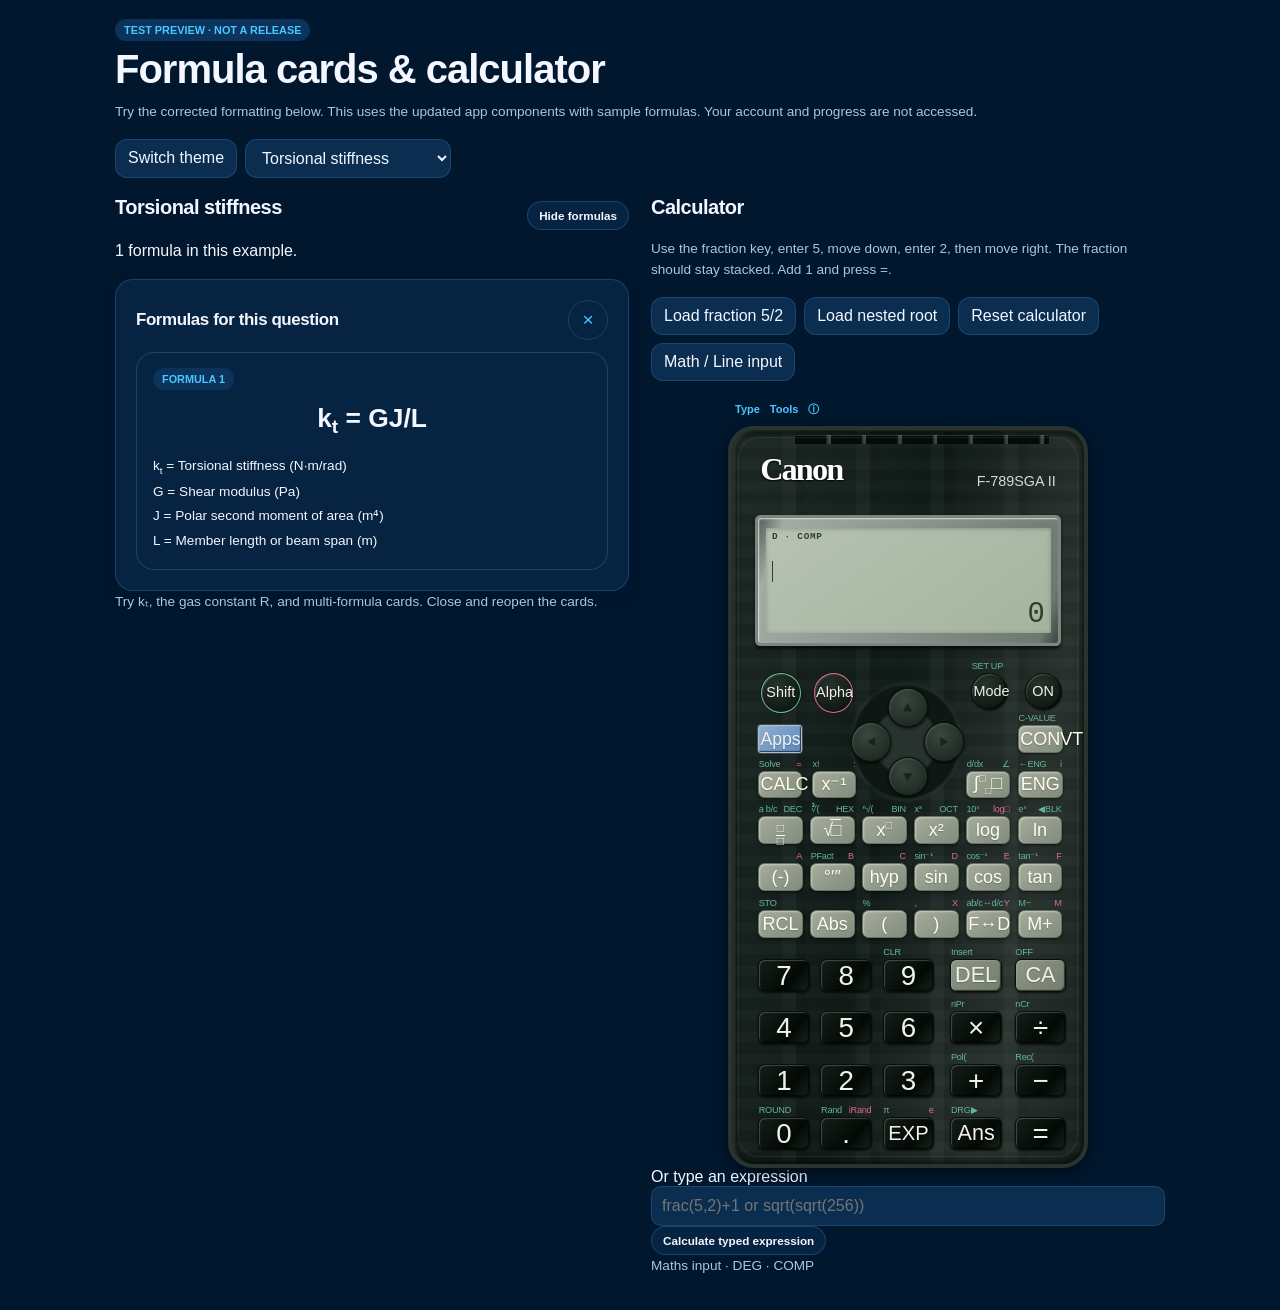
<file: previews/formula-calculator-20261113/index.html>
<!doctype html><html lang="en"><head><meta charset="UTF-8"><meta name="viewport" content="width=device-width,initial-scale=1"><meta name="robots" content="noindex"><title>ESAS — Formula & calculator test</title><link rel="stylesheet" href="styles.css"><link rel="stylesheet" href="approved-design.css"><style>
body{padding:20px!important}main{max-width:1050px;margin:auto}h1{font-size:1.7rem;margin:8px 0}.preview-grid{display:grid;grid-template-columns:minmax(0,1fr) minmax(0,1fr);gap:22px;align-items:start}.preview-controls{display:flex;flex-wrap:wrap;gap:8px;margin:16px 0}.preview-controls button,.preview-controls select{font:inherit;border:1px solid var(--line);background:var(--card-strong);color:var(--ink);padding:9px 12px;border-radius:12px}.preview-controls button:focus-visible{outline:3px solid var(--accent)}.formula-panel{max-height:50dvh;overflow:auto}.calculator-device{max-width:410px;margin:auto}.calculator-size-control{flex-wrap:wrap}.preview-note{font-size:.85rem;color:var(--muted)}.formula-expression{font-size:1.65rem}.preview-heading{display:flex;gap:12px;justify-content:space-between;align-items:center;flex-wrap:wrap}#calculator{min-width:0}#calculator .calculator-size-control input{display:none}#calculator .calculator-size-control>span,#calculator .calculator-size-control output{display:none}.preview-input{width:100%;font:inherit;padding:10px;color:var(--ink);background:var(--card-strong);border:1px solid var(--line);border-radius:10px}@media(max-width:700px){body{padding:14px!important}.preview-grid{grid-template-columns:1fr}h1{font-size:1.4rem}}
</style></head><body data-theme="dark"><main><span class="tag">TEST PREVIEW · NOT A RELEASE</span><h1>Formula cards & calculator</h1><p class="preview-note">Try the corrected formatting below. This uses the updated app components with sample formulas. Your account and progress are not accessed.</p><div class="preview-controls"><button id="theme">Switch theme</button><select id="sample" aria-label="Formula example"></select></div><div class="preview-grid"><section><div class="preview-heading"><h2 id="subject">Practice</h2><div id="toggle"></div></div><p id="description"></p><div id="formulas"></div><p class="preview-note">Try kₜ, the gas constant R, and multi-formula cards. Close and reopen the cards.</p></section><section><h2>Calculator</h2><p class="preview-note">Use the fraction key, enter 5, move down, enter 2, then move right. The fraction should stay stacked. Add 1 and press =.</p><div class="preview-controls"><button id="fraction">Load fraction 5/2</button><button id="root">Load nested root</button><button id="clear">Reset calculator</button><button id="input-mode">Math / Line input</button></div><div id="calculator"></div><label>Or type an expression<input class="preview-input" id="expression" placeholder="frac(5,2)+1 or sqrt(sqrt(256))" autocomplete="off" spellcheck="false"></label><button class="pill" id="evaluate">Calculate typed expression</button><p class="preview-note" id="mode"></p></section></div></main><script type="module" src="preview.js"></script></body></html>
</file>
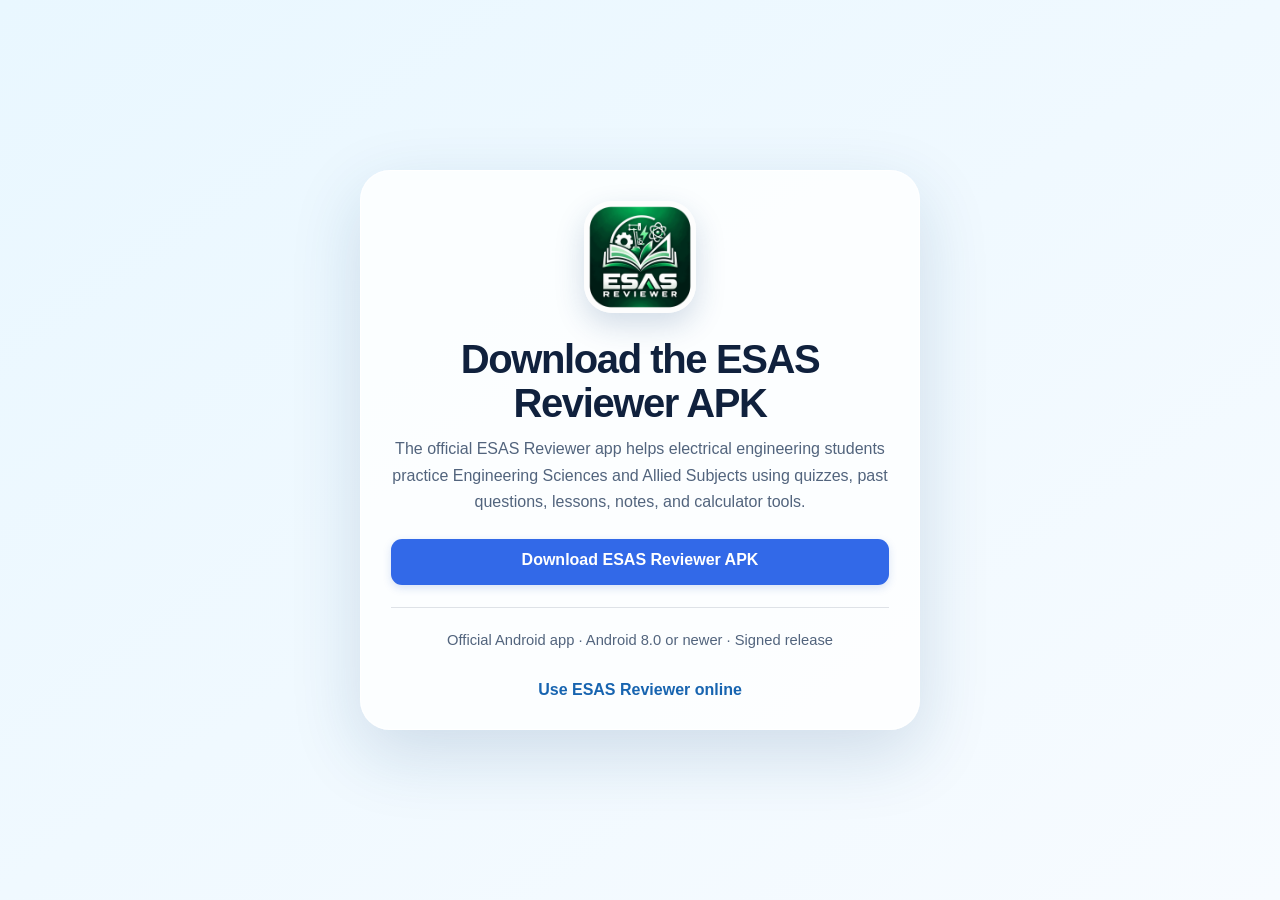
<file: download.html>
<!doctype html>
<html lang="en">
<head>
  <meta charset="UTF-8" />
  <meta http-equiv="Content-Security-Policy" content="default-src 'self' data:; script-src 'none'; style-src 'self' 'unsafe-inline'; img-src 'self' data:; connect-src 'none'; frame-src 'none'; object-src 'none'; base-uri 'self'; form-action 'self'" />
  <meta name="viewport" content="width=device-width, initial-scale=1, viewport-fit=cover" />
  <meta name="theme-color" content="#e9f7ff" />
  <meta name="description" content="Download the official ESAS Reviewer APK for Android. The ESAS Reviewer app provides electrical engineering board exam quizzes, lessons, notes, and calculator tools." />
  <meta name="keywords" content="ESAS Reviewer APK, ESAS Reviewer App, ESAS Reviewer, Android electrical engineering reviewer, REE board exam app" />
  <meta name="robots" content="index, follow, max-image-preview:large" />
  <link rel="canonical" href="https://kezero47.github.io/esas-reviewer-downloads/download.html" />
  <meta property="og:type" content="website" />
  <meta property="og:site_name" content="ESAS Reviewer" />
  <meta property="og:title" content="Download ESAS Reviewer APK | Official Android App" />
  <meta property="og:description" content="Download the official ESAS Reviewer Android APK for electrical engineering board exam practice." />
  <meta property="og:url" content="https://kezero47.github.io/esas-reviewer-downloads/download.html" />
  <meta property="og:image" content="https://kezero47.github.io/esas-reviewer-downloads/assets/brand/app-icon.png" />
  <link rel="icon" type="image/png" href="./assets/brand/app-icon.png" />
  <title>Download ESAS Reviewer APK | Official Android App</title>
  <link rel="stylesheet" href="./styles.css" />
  <style>
    body{min-height:100vh;display:grid;place-items:center;padding:24px;background:linear-gradient(145deg,#e9f7ff,#f7fbff);color:#10213d;font-family:Arial,sans-serif}
    .download-card{width:min(100%,560px);padding:30px;border:1px solid rgba(255,255,255,.9);border-radius:30px;background:rgba(255,255,255,.78);box-shadow:0 24px 70px rgba(20,70,120,.16);text-align:center}
    .download-card img{width:112px;height:112px;border-radius:28px;box-shadow:0 12px 30px rgba(22,69,120,.18)}
    .download-card h1{margin:20px 0 10px;font-size:clamp(1.75rem,6vw,2.5rem);line-height:1.12}
    .download-card p{line-height:1.65;color:#52647d}
    .download-card .btn{display:block;text-decoration:none;margin:24px 0 12px}
    .home-link{display:inline-block;margin-top:14px;color:#1764b0;font-weight:700;text-decoration:none}
    .details{margin-top:22px;padding-top:20px;border-top:1px solid rgba(82,100,125,.18);font-size:.92rem}
  </style>
</head>
<body>
  <main class="download-card" itemscope itemtype="https://schema.org/SoftwareApplication">
    <meta itemprop="name" content="ESAS Reviewer App" />
    <meta itemprop="applicationCategory" content="EducationalApplication" />
    <meta itemprop="operatingSystem" content="Android 8.0 or newer" />
    <meta itemprop="softwareVersion" content="2.1.0" />
    <link itemprop="url" href="https://kezero47.github.io/esas-reviewer-downloads/" />
    <link itemprop="downloadUrl" href="https://kezero47.github.io/esas-reviewer-downloads/downloads/ESAS-Reviewer.apk" />
    <img itemprop="image" src="./assets/brand/app-icon.png" alt="ESAS Reviewer app icon" />
    <h1 itemprop="headline">Download the ESAS Reviewer APK</h1>
    <p itemprop="description">The official ESAS Reviewer app helps electrical engineering students practice Engineering Sciences and Allied Subjects using quizzes, past questions, lessons, notes, and calculator tools.</p>
    <a class="btn" itemprop="installUrl" href="./downloads/ESAS-Reviewer.apk" download="ESAS-Reviewer.apk">Download ESAS Reviewer APK</a>
    <p class="details">Official Android app · Android 8.0 or newer · Signed release</p>
    <a class="home-link" href="./index.html">Use ESAS Reviewer online</a>
  </main>
</body>
</html>
</file>
<file: previews/formula-calculator-20261113/styles.css>
:root{font-family:'Inter',system-ui,sans-serif;color-scheme:light;--ink:#13294d;--muted:#637d9c;--accent:#2378f4;--accent2:#34d5dc;--violet:#8d6ef4;--bg:#eaf6ff;--bg2:#d6ecff;--card:rgba(255,255,255,.67);--card-strong:rgba(255,255,255,.86);--line:rgba(255,255,255,.84);--shadow:0 18px 45px rgba(43,100,169,.15),inset 0 1px 1px rgba(255,255,255,.9);--soft:rgba(50,115,200,.09);--nav:rgba(244,250,255,.81)}
*{box-sizing:border-box}html{min-height:100%;background:#d5e9fb}body{margin:0;min-height:100vh;background:radial-gradient(circle at 15% 5%,#fff 0,transparent 30%),radial-gradient(circle at 80% 25%,#b9e7ff 0,transparent 38%),linear-gradient(150deg,var(--bg),var(--bg2));color:var(--ink)}button,input,select,textarea{font:inherit}button{cursor:pointer}button:focus-visible,input:focus-visible,select:focus-visible,textarea:focus-visible{outline:3px solid var(--accent2);outline-offset:2px}a{color:inherit}h1,h2,h3,p{margin-top:0}h1,h2,h3{font-family:Poppins,system-ui,sans-serif;letter-spacing:-.025em}h1{font-size:clamp(1.8rem,5vw,2.3rem);line-height:1.1}h2{font-size:1.35rem}h3{font-size:1.06rem}p{line-height:1.48}.muted{color:var(--muted)}.small{font-size:.78rem}.eyebrow{font-size:.7rem;font-weight:800;letter-spacing:.16em;text-transform:uppercase;color:var(--accent);margin-bottom:8px}.overline{font-size:.7rem;font-weight:800;color:var(--muted);text-transform:uppercase;letter-spacing:.1em}.app-shell{width:min(100%,440px);min-height:100dvh;margin:auto;position:relative;overflow:hidden;background:radial-gradient(circle at 5% 3%,rgba(255,255,255,.96),transparent 29%),radial-gradient(circle at 110% 32%,rgba(58,190,250,.34),transparent 34%),linear-gradient(160deg,var(--bg),var(--bg2));box-shadow:0 0 60px rgba(19,54,104,.24)}.app-shell:before{content:'';position:absolute;left:-90px;top:260px;width:250px;height:250px;background:var(--accent2);opacity:.1;filter:blur(60px);pointer-events:none}.screen{padding:22px 19px 110px;min-height:100dvh;position:relative;z-index:1}.topbar{display:flex;align-items:center;justify-content:space-between;gap:12px;margin-bottom:22px}.brand{display:flex;align-items:center;gap:9px;font-family:Poppins,sans-serif;font-weight:800;letter-spacing:-.03em}.brand-mark{display:grid;place-items:center;width:34px;height:34px;border-radius:11px;background:linear-gradient(140deg,#3e9bff,#244dd3);color:#fff;box-shadow:0 5px 14px rgba(35,105,238,.3);font-size:20px}.avatar{width:38px;height:38px;border-radius:50%;display:grid;place-items:center;background:linear-gradient(145deg,#fff,#c7eaff);border:2px solid white;box-shadow:0 5px 14px rgba(60,110,180,.15);font-weight:800;color:#4272b2}.icon-btn{width:38px;height:38px;border:1px solid var(--line);background:var(--card);color:var(--ink);border-radius:13px;display:inline-grid;place-items:center;box-shadow:var(--shadow);font-size:1.2rem}.glass{background:var(--card);border:1px solid var(--line);border-radius:22px;box-shadow:var(--shadow);backdrop-filter:blur(22px);-webkit-backdrop-filter:blur(22px)}.strong{background:var(--card-strong)}.pad{padding:18px}.stack{display:grid;gap:13px}.row{display:flex;align-items:center;gap:12px}.between{justify-content:space-between}.grow{flex:1;min-width:0}.hero{padding:23px 20px;background:radial-gradient(circle at 90% 15%,rgba(107,237,246,.5),transparent 33%),linear-gradient(140deg,rgba(255,255,255,.9),rgba(222,242,255,.58));overflow:hidden;position:relative}.hero:after{content:'✦';position:absolute;font-size:150px;line-height:1;right:-20px;bottom:-52px;color:rgba(53,151,247,.08);transform:rotate(-18deg)}.hero>*{position:relative;z-index:1}.hero h1{margin-bottom:9px}.hero p{margin-bottom:15px}.progress-ring{height:74px;width:74px;border-radius:50%;background:conic-gradient(var(--accent) 0 65%,rgba(50,114,200,.12) 65%);display:grid;place-items:center;box-shadow:0 7px 16px rgba(20,106,228,.22)}.progress-ring span{height:57px;width:57px;display:grid;place-items:center;border-radius:50%;background:var(--card-strong);font-weight:800}.section-head{display:flex;justify-content:space-between;align-items:center;margin:24px 1px 12px}.section-head h2{margin:0}.link-button{background:none;border:0;color:var(--accent);font-weight:800;padding:3px}.grid2{display:grid;grid-template-columns:repeat(2,minmax(0,1fr));gap:11px}.tile{border:1px solid var(--line);text-align:left;padding:16px;border-radius:20px;background:var(--card);box-shadow:var(--shadow);color:var(--ink);min-height:128px;transition:transform .16s,box-shadow .16s}.tile:active,.action-row:active{transform:scale(.98)}.tile h3{margin:12px 0 4px}.tile p{font-size:.75rem;margin:0;color:var(--muted)}.tile.compact{min-height:110px}.glyph{width:37px;height:37px;border-radius:12px;display:grid;place-items:center;font-size:19px;font-weight:800;background:linear-gradient(145deg,#e6f6ff,#d4e7ff);color:#2275db;box-shadow:inset 0 1px 2px #fff,0 5px 12px rgba(60,105,180,.13)}.glyph.violet{background:linear-gradient(145deg,#f3e9ff,#dcd6ff);color:#7552c9}.glyph.cyan{background:linear-gradient(145deg,#e8ffff,#bef8f4);color:#079bac}.glyph.green{background:linear-gradient(145deg,#e5ffef,#c9f5d6);color:#168851}.glyph.amber{background:linear-gradient(145deg,#fff7df,#ffeab8);color:#b87c1d}.glyph.coral{background:linear-gradient(145deg,#ffedeb,#ffd9d0);color:#d27360}.action-row{width:100%;border:1px solid var(--line);background:var(--card);border-radius:18px;color:var(--ink);box-shadow:var(--shadow);padding:13px;display:flex;align-items:center;gap:12px;text-align:left;margin-bottom:9px}.action-row strong{display:block;font-size:.9rem}.action-row small{display:block;color:var(--muted);font-size:.73rem;margin-top:3px}.chev{margin-left:auto;color:var(--muted);font-size:1.3rem}.search{display:flex;align-items:center;gap:10px;padding:12px 15px;margin:14px 0 20px;border-radius:16px;background:var(--card-strong);border:1px solid var(--line);box-shadow:var(--shadow);color:var(--muted)}.search input{width:100%;border:0;outline:0;background:transparent;color:var(--ink);font-size:.87rem}.search input::placeholder{color:var(--muted)}.pill{display:inline-flex;align-items:center;gap:6px;border:1px solid var(--line);background:var(--card);color:var(--ink);border-radius:30px;padding:7px 11px;font-size:.73rem;font-weight:700}.pill.active{background:linear-gradient(120deg,var(--accent),#5b9af9);color:white;border-color:transparent}.chips{display:flex;gap:7px;overflow-x:auto;scrollbar-width:none;margin:13px 0 18px}.chips::-webkit-scrollbar{display:none}.chips .pill{white-space:nowrap}.btn{display:inline-flex;justify-content:center;align-items:center;gap:7px;border:0;border-radius:15px;padding:12px 17px;font-weight:800;background:linear-gradient(110deg,#2383f5,#315cd7);color:#fff;box-shadow:0 9px 20px rgba(32,104,225,.25)}.btn.secondary{background:var(--card-strong);color:var(--accent);border:1px solid var(--line);box-shadow:var(--shadow)}.btn.ghost{background:transparent;color:var(--accent);box-shadow:none}.btn:disabled{opacity:.45;cursor:not-allowed}.wide{width:100%}.bottom-nav{position:fixed;z-index:5;bottom:max(13px,env(safe-area-inset-bottom));left:50%;transform:translateX(-50%);width:min(calc(100% - 24px),412px);height:69px;border-radius:25px;background:var(--nav);border:1px solid var(--line);display:flex;align-items:center;justify-content:space-around;box-shadow:0 15px 35px rgba(22,79,156,.24),inset 0 1px 2px rgba(255,255,255,.75);backdrop-filter:blur(25px);-webkit-backdrop-filter:blur(25px)}.nav-item{border:0;background:none;color:var(--muted);font-size:.66rem;font-weight:700;display:grid;justify-items:center;gap:2px;min-width:54px;padding:7px 4px;border-radius:16px}.nav-item b{font-size:1.25rem;line-height:1.15}.nav-item.active{color:var(--accent);background:var(--soft)}.field{display:grid;gap:7px;font-weight:700;font-size:.81rem;margin-bottom:14px}.field input,.field select,.field textarea{width:100%;border:1px solid var(--line);background:var(--card-strong);color:var(--ink);padding:12px 13px;border-radius:13px;outline:0}.field textarea{min-height:100px;resize:vertical}.field select option{color:#182846;background:#fff}.switch-row{display:flex;align-items:center;justify-content:space-between;gap:12px;padding:14px 0;border-bottom:1px solid var(--soft)}.switch-row:last-child{border-bottom:0}.toggle{width:46px;height:27px;border-radius:30px;border:0;background:#adbcd0;position:relative}.toggle:after{content:'';position:absolute;left:4px;top:4px;height:19px;width:19px;border-radius:50%;background:#fff;transition:transform .2s}.toggle.on{background:var(--accent)}.toggle.on:after{transform:translateX(19px)}.lesson-tab{min-width:max-content}.softline{height:1px;background:var(--soft);margin:16px 0}.question-card{padding:20px}.choice{width:100%;display:flex;align-items:center;gap:12px;text-align:left;background:var(--card-strong);border:1px solid var(--line);border-radius:15px;margin:9px 0;padding:12px;color:var(--ink)}.choice.selected{border-color:var(--accent);box-shadow:0 0 0 2px rgba(45,122,244,.2)}.choice.correct{border-color:#24b879;background:rgba(59,213,139,.14)}.choice.wrong{border-color:#f27b87;background:rgba(255,106,126,.13)}.choice-letter{flex:none;width:29px;height:29px;display:grid;place-items:center;border-radius:10px;background:var(--soft);font-weight:800;color:var(--accent)}.meter{height:8px;border-radius:12px;background:var(--soft);overflow:hidden}.meter i{display:block;height:100%;background:linear-gradient(90deg,var(--accent2),var(--accent));border-radius:12px}.quiz-head{display:flex;align-items:center;justify-content:space-between;margin-bottom:18px}.sticky-actions{display:flex;gap:9px;margin-top:20px}.sticky-actions>*{flex:1}.banner{padding:12px;border-radius:13px;background:var(--soft);font-size:.8rem;color:var(--muted)}.stat-row{display:grid;grid-template-columns:repeat(3,1fr);gap:9px}.stat{text-align:center;padding:14px 6px}.stat strong{display:block;font-size:1.25rem;color:var(--accent)}.modal-scrim{position:fixed;inset:0;background:rgba(8,25,55,.53);z-index:10;display:flex;align-items:flex-end;justify-content:center;padding:12px}.modal{width:min(100%,430px);max-height:90dvh;overflow-y:auto;border-radius:25px;padding:17px;background:var(--card-strong);border:1px solid var(--line);box-shadow:0 25px 70px rgba(4,21,48,.4);backdrop-filter:blur(28px);-webkit-backdrop-filter:blur(28px)}.calc-display{min-height:110px;padding:15px;border-radius:16px;background:rgba(12,48,95,.07);text-align:right;margin:13px 0}.calc-expression{font-size:.86rem;color:var(--muted);min-height:28px;overflow-wrap:anywhere}.calc-answer{font-family:Poppins,sans-serif;font-size:2rem;font-weight:700;overflow-wrap:anywhere}.calc-grid{display:grid;grid-template-columns:repeat(5,1fr);gap:6px}.calc-grid button{border:1px solid var(--line);background:var(--card);color:var(--ink);min-height:43px;border-radius:10px;font-weight:700;box-shadow:inset 0 1px rgba(255,255,255,.65)}.calc-grid button.operator{color:var(--accent);background:var(--soft)}.calc-grid button.equals{color:white;background:var(--accent)}.calc-main{padding-bottom:110px}.notice{border-left:3px solid var(--accent);background:var(--soft);padding:11px 13px;border-radius:0 12px 12px 0;font-size:.77rem;color:var(--muted)}.empty{text-align:center;padding:30px 15px;color:var(--muted)}.empty .glyph{margin:0 auto 12px}.tag{font-size:.68rem;font-weight:800;padding:5px 9px;border-radius:20px;background:var(--soft);color:var(--accent);white-space:nowrap}.tag.pending{color:#a16c10;background:rgba(255,191,77,.18)}.tag.approved{color:#168653;background:rgba(42,201,130,.17)}.tag.rejected{color:#bc5263;background:rgba(243,98,112,.15)}.welcome{display:flex;flex-direction:column;justify-content:center;min-height:100dvh;padding-bottom:45px}.welcome-art{height:200px;display:grid;place-items:center;font-size:100px;color:var(--accent);text-shadow:0 0 50px rgba(35,150,255,.5)}.onboarding-card{padding:25px;text-align:center}.onboarding-card p{color:var(--muted)}.preview-badge{font-size:.68rem;background:rgba(250,188,65,.22);color:#a57613;padding:6px 9px;border-radius:20px;font-weight:800}.footnote{font-size:.72rem;color:var(--muted);margin:12px 0}.no-nav{padding-bottom:30px}
body[data-theme='dark']{color-scheme:dark;--ink:#eff7ff;--muted:#a5b7d1;--accent:#5dbfff;--accent2:#75dce9;--bg:#071327;--bg2:#0c1b39;--card:rgba(17,34,68,.64);--card-strong:rgba(23,43,80,.86);--line:rgba(133,180,255,.18);--shadow:0 20px 45px rgba(1,6,24,.4),inset 0 1px 1px rgba(185,220,255,.1);--soft:rgba(94,160,255,.13);--nav:rgba(12,29,61,.83);background:radial-gradient(circle at 70% 0,#132f5f,transparent 39%),linear-gradient(150deg,#060e20,#102044)}body[data-theme='dark'] .app-shell{background:radial-gradient(circle at 90% 0,rgba(87,55,196,.25),transparent 32%),radial-gradient(circle at 10% 35%,rgba(20,151,218,.18),transparent 35%),linear-gradient(155deg,#09152c,#101f40)}body[data-theme='dark'] .hero{background:radial-gradient(circle at 85% 15%,rgba(93,55,199,.3),transparent 38%),linear-gradient(140deg,rgba(24,45,88,.92),rgba(14,29,64,.64))}body[data-theme='dark'] .hero:after{color:rgba(132,106,255,.16)}body[data-theme='dark'] .brand-mark,body[data-theme='dark'] .btn{background:linear-gradient(110deg,#36b4e9,#6654e8)}body[data-theme='dark'] .btn.secondary{background:var(--card-strong);color:var(--accent)}body[data-theme='dark'] .avatar{background:linear-gradient(145deg,#283e76,#172e59);border-color:#3a5788;color:#c6e8ff}body[data-theme='dark'] .glyph{background:linear-gradient(145deg,#183960,#244477);color:#70baff}body[data-theme='dark'] .glyph.violet{background:linear-gradient(145deg,#332963,#3f367d);color:#bba8ff}body[data-theme='dark'] .glyph.cyan{background:linear-gradient(145deg,#10445b,#145668);color:#78e7f2}body[data-theme='dark'] .glyph.green{background:linear-gradient(145deg,#185345,#256455);color:#a1eac0}body[data-theme='dark'] .glyph.amber{background:linear-gradient(145deg,#51411b,#665025);color:#f5d48c}body[data-theme='dark'] .glyph.coral{background:linear-gradient(145deg,#603a45,#724453);color:#ffc2b8}body[data-theme='dark'] .choice.correct{background:rgba(54,175,129,.18)}body[data-theme='dark'] .choice.wrong{background:rgba(195,78,100,.18)}body[data-theme='dark'] .calc-display{background:rgba(0,7,21,.38)}
@media(min-width:650px){body{padding:25px}.app-shell{border-radius:38px;min-height:calc(100dvh - 50px);border:7px solid rgba(255,255,255,.25)}.screen{min-height:calc(100dvh - 64px)}.bottom-nav{bottom:33px}}@media(max-width:350px){.screen{padding-left:14px;padding-right:14px}.tile{padding:12px}.nav-item{min-width:48px}.calc-grid button{font-size:.82rem}}

/* Canon-inspired scientific workspace, adapted to the shared liquid-glass system. */
.calc-mode-hero{padding:18px;display:flex;gap:15px;align-items:center;margin:10px 0 18px;background:radial-gradient(circle at 100% 0,rgba(70,181,255,.25),transparent 45%),var(--card)}
.calc-mode-hero .brand-mark{width:58px;height:58px;flex:none;font-size:28px}.calc-mode-hero h2{margin:0 0 3px}.calc-mode-hero p{font-size:.78rem;color:var(--muted);margin:0}.calc-mode-hero .eyebrow{margin:0 0 2px}
.calc-shell{padding:10px;border-radius:24px;margin-top:12px;background:linear-gradient(140deg,rgba(210,244,255,.58),rgba(255,255,255,.52));border:1px solid rgba(255,255,255,.92)}.calc-heading{padding:8px 7px 4px}.calc-heading strong{font-family:Poppins,sans-serif;font-size:1.1rem}.calc-tabs{margin:9px 0 11px}.calc-tabs .pill{font-size:.68rem}.calc-lcd{background:linear-gradient(145deg,#d9f0e9,#e6f5ee 48%,#c6e8dd);border:5px solid rgba(53,89,109,.35);box-shadow:inset 0 2px 9px rgba(25,71,74,.26),0 5px 12px rgba(37,96,141,.18);border-radius:13px;color:#183b40;min-height:106px;padding:7px 10px 9px;margin-bottom:10px;font-family:ui-monospace,Consolas,monospace}.lcd-indicators{font-size:.59rem;font-weight:800;letter-spacing:.08em}.lcd-expression{font-size:1.06rem;min-height:27px;overflow-wrap:anywhere;padding-top:8px}.lcd-result{font-size:1.55rem;text-align:right;font-weight:700;min-height:30px;overflow-wrap:anywhere}.scientific-keys{display:grid;grid-template-columns:repeat(5,minmax(0,1fr));gap:5px}.calc-key{border:1px solid rgba(43,73,107,.23);background:linear-gradient(155deg,#fafdff,#e0ecfa);color:#233c57;min-height:38px;border-radius:9px;font-family:Poppins,sans-serif;font-weight:800;font-size:.77rem;box-shadow:0 3px 5px rgba(30,74,117,.15),inset 0 1px rgba(255,255,255,.95);padding:2px}.calc-key:active{transform:translateY(2px);box-shadow:inset 0 2px 4px rgba(20,57,89,.2)}.calc-key.function-key{background:linear-gradient(150deg,#e4f5fb,#c7deef)}.calc-key.mode-key{background:linear-gradient(150deg,#259ff4,#3167df);color:#fff}.calc-key.shift-key{background:linear-gradient(150deg,#1fcbd7,#0c9bad);color:#fff}.calc-key.shift-key:nth-child(2){background:linear-gradient(150deg,#de67cc,#ab48aa)}.calc-key.latched{outline:2px solid #ffcb5d}.calc-key.equals{background:linear-gradient(150deg,#1e69c2,#173b80);color:white}.calc-memory-row{display:flex;justify-content:space-between;gap:5px;margin:10px 0 0}.calc-memory-row .pill{font-size:.67rem;padding:6px}.calc-apps .tile{min-height:105px;background:radial-gradient(circle at 90% 0,rgba(74,186,255,.14),transparent 50%),var(--card)}.calc-apps h3{font-size:.85rem;margin:8px 0}.calc-tool-header{display:flex;align-items:center;gap:12px;margin:4px 0 16px}.calc-tool-header h2{margin:0}.calc-tool-result{background:var(--soft);border-radius:15px;padding:14px;margin-top:15px;overflow-wrap:anywhere}.calc-tool-result strong{display:block;margin-top:7px;font-family:ui-monospace,Consolas,monospace;font-size:.94rem;line-height:1.6}.constant-list{max-height:420px;overflow-y:auto}.constant-list .action-row{padding:8px 11px}.constant-list .glyph{font-size:14px}.calc-shell .field{margin:12px 0}.calc-shell .icon-btn{flex:none}.note-hero{margin-bottom:16px}.note-hero h2{margin-bottom:5px}.note-row-main{display:flex;align-items:center;gap:12px;background:none;border:0;color:var(--ink);text-align:left;padding:0;min-width:0}.note-pin{flex:none;width:32px;height:32px;font-size:1rem}.note-editor-tools{display:flex;flex-wrap:wrap;gap:5px}.note-editor-tools .pill{font-size:.68rem}
body[data-theme='dark'] .calc-shell{background:radial-gradient(circle at 100% 0,rgba(57,63,167,.28),transparent 50%),linear-gradient(135deg,rgba(14,34,71,.91),rgba(10,25,56,.83));border-color:rgba(102,167,255,.32)}body[data-theme='dark'] .calc-lcd{background:linear-gradient(140deg,#112e36,#183f4a);border-color:#315d78;color:#b4f3ef;box-shadow:inset 0 2px 12px rgba(0,0,0,.48),0 0 15px rgba(19,190,209,.15)}body[data-theme='dark'] .calc-key{background:linear-gradient(150deg,#2a4669,#142940);border-color:#4d7197;color:#effbff;box-shadow:0 3px 5px rgba(0,0,0,.34),inset 0 1px rgba(180,221,255,.21)}body[data-theme='dark'] .calc-key.function-key{background:linear-gradient(150deg,#254b66,#15344b)}body[data-theme='dark'] .calc-key.mode-key{background:linear-gradient(150deg,#167ed9,#293fb4)}body[data-theme='dark'] .calc-key.shift-key{background:linear-gradient(150deg,#159da9,#086a87)}body[data-theme='dark'] .calc-key.shift-key:nth-child(2){background:linear-gradient(150deg,#a24baf,#663988)}body[data-theme='dark'] .calc-key.equals{background:linear-gradient(150deg,#2a8be6,#3c41b5)}
.textbook-fraction{display:inline-flex;vertical-align:middle;flex-direction:column;text-align:center;font-size:.83em;line-height:1.15;margin:0 2px}.textbook-fraction span:first-child{border-bottom:1px solid currentColor;padding:0 2px 2px}.textbook-fraction span:last-child{padding:2px 2px 0}.lcd-expression sup{font-size:.65em;vertical-align:super}
.tag.correct{color:#168653;background:rgba(42,201,130,.17)}.tag.review{color:#bc5263;background:rgba(243,98,112,.15)}

/* The calculator is one physical surface. Apps, modes, conversion and tools live in its LCD. */
.calc-stage{margin:-12px -10px 0}.calculator-device{width:100%;padding:14px 12px 16px;border-radius:31px;background:linear-gradient(145deg,#253e5d,#0d233f 38%,#213d5b 80%,#142538);border:3px solid #132b49;box-shadow:inset 0 3px 6px rgba(255,255,255,.24),inset 0 -5px 10px rgba(0,0,0,.44),0 22px 42px rgba(6,38,77,.32);color:#eef8ff}.device-brand{height:48px;display:flex;align-items:center;justify-content:space-between;padding:3px 7px 8px;letter-spacing:.02em}.device-brand strong{font-family:Poppins,sans-serif;font-size:1.55rem;letter-spacing:-.06em;text-shadow:0 2px 5px #000}.device-brand span{font-size:.66rem;color:#b8d2e9;font-weight:800}.device-lcd{position:relative;min-height:116px;border-radius:12px;border:6px solid #667a83;padding:10px;color:#183d40;background:linear-gradient(165deg,#d4e8df,#b6d6cd);box-shadow:inset 0 3px 12px rgba(17,61,63,.35),0 5px 9px rgba(0,0,0,.35);font-family:ui-monospace,Consolas,monospace;overflow:hidden}.device-lcd .lcd-expression{font-size:1.2rem;line-height:1.35;min-height:34px;white-space:normal;overflow-wrap:anywhere}.device-lcd .lcd-result{font-size:1.55rem;min-height:32px}.device-lcd .lcd-indicators{color:#355359}.device-lcd.lcd-menu{max-height:340px;overflow:auto;min-height:155px;background:linear-gradient(160deg,#e2f2eb,#badbd1)}.lcd-menu .lcd-title{font-family:Poppins,sans-serif;font-size:1rem;font-weight:800;margin-bottom:8px}.lcd-app-list{display:grid;grid-template-columns:1fr 1fr;gap:5px}.lcd-app-list button,.lcd-mode-list button{border:1px solid rgba(31,88,101,.24);background:rgba(255,255,255,.47);color:#204854;border-radius:7px;padding:7px;text-align:left;display:flex;align-items:center;gap:5px;font-size:.68rem;font-weight:800;min-height:34px}.lcd-app-list b{font-size:1.08rem;color:#116d9b;width:20px;text-align:center}.lcd-app-list span{flex:1}.lcd-app-list small{font-size:.58rem;color:#56818b}.lcd-mode-list{display:grid;grid-template-columns:1fr 1fr;gap:6px}.lcd-menu .action-row{box-shadow:none;border-color:rgba(36,100,112,.25);background:rgba(255,255,255,.43);padding:7px 9px;margin-bottom:5px;color:#1d3c47}.lcd-menu .action-row strong{font-size:.74rem}.lcd-menu .action-row small,.lcd-menu .small,.lcd-menu .muted,.lcd-menu .footnote{color:#426471}.lcd-menu .field{font-size:.7rem;gap:3px;margin:5px 0;color:#234953}.lcd-menu .field input,.lcd-menu .field select{padding:7px 8px;background:rgba(255,255,255,.7);color:#173b44;border-color:rgba(37,99,111,.24);font-size:.76rem}.lcd-menu .field select option{color:#173b44}.lcd-menu .btn{padding:8px;border-radius:8px;font-size:.75rem}.lcd-menu h3,.lcd-menu h2{font-size:.85rem;color:#17414b;margin-bottom:7px}.lcd-menu .calc-tool-header{margin-bottom:5px}.lcd-menu .calc-tool-header .glyph{display:none}.lcd-menu .calc-tool-header .overline{display:none}.lcd-menu .glass{box-shadow:none;background:transparent;border:0;padding:0}.lcd-menu .calc-tool-result{background:rgba(16,91,117,.13);padding:8px;margin-top:7px}.lcd-menu .calc-tool-result strong{font-size:.78rem}.lcd-menu .search{margin:4px 0 7px;padding:5px;box-shadow:none;background:rgba(255,255,255,.5)}.lcd-menu .search input{font-size:.75rem;color:#173b44}.lcd-menu .constant-list{max-height:220px}.lcd-menu .glyph{width:24px;height:24px;font-size:.8rem}.lcd-menu .pill{border-color:rgba(36,100,112,.25);background:rgba(255,255,255,.6);color:#215365;padding:5px 7px;font-size:.66rem}.lcd-menu .chips{margin:5px 0}.lcd-menu .notice{color:#426471;font-size:.68rem}.upper-keys{display:grid;grid-template-columns:repeat(6,minmax(0,1fr));grid-template-rows:repeat(3,34px);grid-template-areas:'shift alpha dpad dpad mode on' 'apps . dpad dpad . conv' 'calc reciprocal dpad dpad integral eng';gap:6px;margin:12px 0}.physical-key{min-width:0;border-radius:8px;font-family:Poppins,sans-serif;font-weight:800;box-shadow:0 3px 4px rgba(0,0,0,.42),inset 0 1px rgba(255,255,255,.55);transition:transform .08s,box-shadow .08s}.physical-key:active{transform:translateY(2px);box-shadow:inset 0 2px 4px rgba(0,0,0,.4)}.upper-key{border:1px solid #69869d;background:linear-gradient(145deg,#e6f1f5,#a9bdcd);color:#163044;font-size:.68rem;padding:1px}.upper-key small{display:block;font-size:.4rem;line-height:.9;color:#06b8ba}.upper-key.shift-key{background:linear-gradient(145deg,#10a5ad,#076774);color:white}.upper-key.alpha-key{background:linear-gradient(145deg,#b35cae,#642d70);color:white}.upper-key.apps-key{background:linear-gradient(145deg,#3c91ec,#1744b7);color:white}.upper-key.latched{outline:2px solid #ffe578}.dpad{grid-area:dpad;display:grid;grid-template:repeat(3,1fr)/repeat(3,1fr);gap:1px;align-items:center;justify-items:center}.dpad button{border:1px solid #46627b;background:linear-gradient(#25455e,#142b44);color:#e0f6ff;border-radius:50%;font-size:.7rem;width:31px;height:27px;box-shadow:0 2px 3px rgba(0,0,0,.4)}.dpad button:first-child{grid-area:1/2}.dpad button:nth-child(2){grid-area:2/1}.dpad span{grid-area:2/2;color:#728ba5}.dpad button:nth-child(4){grid-area:2/3}.dpad button:nth-child(5){grid-area:3/2}.scientific-row{display:grid;grid-template-columns:repeat(6,minmax(0,1fr));gap:5px;margin-top:5px}.scientific-key{min-height:35px;border:1px solid #8a9eac;background:linear-gradient(#e9f0f4,#a7b9c5);color:#163146;font-size:.72rem}.numeric-row{display:grid;grid-template-columns:repeat(5,minmax(0,1fr));gap:5px;margin-top:9px}.numeric-key{min-height:44px;border:1px solid #344c60;background:linear-gradient(#314e66,#071827);color:#fff;font-size:1.18rem}.numeric-key.utility-key{background:linear-gradient(#acbdc4,#728998);color:#152b3a;font-size:.83rem}.numeric-key.equals{background:linear-gradient(#315877,#102b46)}.device-foot{font-size:.57rem;color:#a6d2dc;text-align:center;margin-top:10px;min-height:14px}.calculator-compact{padding:10px 8px;border-radius:22px}.calculator-compact .device-brand{height:34px}.calculator-compact .device-lcd.lcd-menu{max-height:260px}.calculator-compact .upper-keys{gap:4px;margin:8px 0}.calculator-compact .scientific-row,.calculator-compact .numeric-row{gap:4px}.calculator-compact .numeric-key{min-height:38px}.calculator-compact .scientific-key{min-height:31px}
body[data-theme='dark'] .calculator-device{background:linear-gradient(140deg,#101e37,#070e1f 48%,#18284c);border-color:#263c6f;box-shadow:inset 0 3px 6px rgba(168,203,255,.13),0 20px 44px rgba(0,0,0,.55)}body[data-theme='dark'] .device-lcd{background:linear-gradient(155deg,#17373c,#10313a);border-color:#315d78;color:#baf4ec}body[data-theme='dark'] .device-lcd.lcd-menu{background:linear-gradient(160deg,#17383e,#11333a)}body[data-theme='dark'] .lcd-menu .lcd-title,body[data-theme='dark'] .lcd-menu h2,body[data-theme='dark'] .lcd-menu h3{color:#c6faf1}body[data-theme='dark'] .lcd-menu .action-row,body[data-theme='dark'] .lcd-app-list button,body[data-theme='dark'] .lcd-mode-list button{background:rgba(37,84,94,.67);color:#d9f8f3;border-color:#3d707e}body[data-theme='dark'] .lcd-menu .small,body[data-theme='dark'] .lcd-menu .muted,body[data-theme='dark'] .lcd-menu .footnote{color:#a6d5d5}body[data-theme='dark'] .lcd-menu .field,body[data-theme='dark'] .lcd-menu .pill{color:#c5eeee}body[data-theme='dark'] .lcd-menu .field input,body[data-theme='dark'] .lcd-menu .field select,body[data-theme='dark'] .lcd-menu .search{background:rgba(218,248,244,.13);color:#effffb}body[data-theme='dark'] .upper-key{background:linear-gradient(#354f69,#1b304c);color:#eff9ff;border-color:#577b9b}body[data-theme='dark'] .upper-key.shift-key{background:linear-gradient(#099ba6,#086274)}body[data-theme='dark'] .upper-key.alpha-key{background:linear-gradient(#a454a7,#622f78)}body[data-theme='dark'] .upper-key.apps-key{background:linear-gradient(#207ce8,#173ea3)}body[data-theme='dark'] .scientific-key{background:linear-gradient(#35506e,#1d3450);border-color:#5b7d9b;color:#f2fbff}body[data-theme='dark'] .numeric-key{background:linear-gradient(#203b5b,#091725);border-color:#395a79}body[data-theme='dark'] .numeric-key.utility-key{background:linear-gradient(#6684a0,#354a6b)}
@media(max-width:370px){.calc-stage{margin-left:-14px;margin-right:-14px}.calculator-device{padding:10px 8px}.upper-keys{gap:3px}.scientific-row,.numeric-row{gap:3px}.scientific-key{font-size:.65rem}.upper-key{font-size:.6rem}.dpad button{width:27px;height:26px}}
.upper-keys{grid-template-rows:repeat(3,46px);row-gap:5px;margin:11px 0 7px}.upper-position,.key-wrap{min-width:0;display:flex;flex-direction:column;position:relative}.upper-position .key-wrap{height:100%}.key-legends{height:13px;min-height:13px;display:flex;align-items:flex-end;justify-content:space-between;gap:1px;line-height:1;white-space:nowrap;font-family:ui-monospace,Consolas,monospace;font-size:.49rem;font-weight:900}.key-shift{color:#69f3c4;text-shadow:0 1px 2px #061a21}.key-alpha{color:#ff76a8;text-shadow:0 1px 2px #2b0b2b}.key-hint{position:absolute;top:-1px;right:0;color:#ecd881;font-size:.38rem;transform:translateY(-110%)}.key-wrap .physical-key{width:100%;flex:1;min-height:0}.scientific-row{row-gap:9px;margin-top:10px}.scientific-row .key-wrap{height:51px}.numeric-row{row-gap:8px;margin-top:9px}.numeric-row .key-wrap{height:57px}.upper-key{min-height:31px!important}.key-wrap.alternate-ready .physical-key{outline:1.5px solid #8fffe1}.dpad{grid-template:repeat(3,1fr)/repeat(3,1fr)}.dpad button{width:34px;height:32px}.device-lcd .lcd-expression{overflow-wrap:anywhere;min-height:39px}.calc-caret{display:inline-block;height:1.05em;border-left:2px solid #145f72;vertical-align:-.17em;animation:calc-blink 1.15s steps(1) infinite}@keyframes calc-blink{50%{border-color:transparent}}.math-template{display:flex;align-items:center;gap:5px;min-height:52px;white-space:normal;font-size:1rem}.integral-symbol{font-size:2.2rem;line-height:1}.integral-bounds{align-self:stretch;display:flex;flex-direction:column;justify-content:space-between;font-size:.75rem;line-height:1.3}.integral-body{flex:1;min-width:0}.calc-template-field{display:inline-block;min-width:1ch;min-height:1em;border-radius:2px}.calc-template-field.active{background:rgba(27,126,130,.16)}.derivative-template{flex-wrap:wrap}.derivative-at{font-size:.75rem}.calc-secondary{font-size:.7rem;display:block}.lcd-app-list .selected,.lcd-mode-list .selected,.lcd-menu .action-row.selected{outline:2px solid #0b9aa7;background:#e8fff6}.lcd-off{height:80px;display:grid;place-items:center;font-weight:800}.calculator-compact .scientific-row .key-wrap{height:46px}.calculator-compact .numeric-row .key-wrap{height:51px}.calculator-compact .upper-keys{grid-template-rows:repeat(3,42px)}body[data-theme='dark'] .calc-caret{border-color:#80eddf}body[data-theme='dark'] .calc-template-field.active{background:rgba(140,250,230,.2)}body[data-theme='dark'] .lcd-app-list .selected,body[data-theme='dark'] .lcd-mode-list .selected,body[data-theme='dark'] .lcd-menu .action-row.selected{outline-color:#8efbde;background:#215d68}@media(max-width:370px){.key-legends{font-size:.43rem}.scientific-row .key-wrap{height:48px}.numeric-row .key-wrap{height:53px}.dpad button{width:30px;height:29px}}
.key-legends{height:17px;min-height:17px;position:relative;display:block;font-size:.57rem;letter-spacing:-.025em}.key-shift{position:absolute;left:50%;bottom:1px;transform:translateX(-50%);max-width:100%;overflow:hidden;text-overflow:clip}.key-alpha{position:absolute;right:0;bottom:1px;font-size:.55rem}.key-mode{position:absolute;right:0;top:-1px;color:#ffe28d;font-size:.46rem;text-shadow:0 1px 2px #1d1c18}.key-shift:has(+ .key-alpha:not(:empty)){left:42%}.scientific-row .key-wrap{height:56px}.numeric-row .key-wrap{height:62px}.upper-keys{grid-template-rows:repeat(3,50px)}.dpad{position:relative}.dpad::before{content:"";position:absolute;width:75%;height:77%;border-radius:50%;background:radial-gradient(circle,#142c42 32%,#325975 65%,#091b30);box-shadow:inset 0 2px 5px #06131e,0 2px 5px #061420;pointer-events:none}.dpad button{position:relative;z-index:1;width:38px;height:35px;border:2px solid #618dab;font-size:.81rem;color:#f0fbff}.dpad button:active{background:#1fb5c5;transform:scale(.92)}.dpad span{z-index:1}.calc-edit-char{display:inline-block;min-width:.53em;cursor:text;touch-action:manipulation;border-radius:2px}.calc-edit-char.selected{animation:calc-selected 1s steps(1) infinite}.calc-insertion{display:inline-block;color:#0b6473;font-weight:900;animation:calc-blink 1s steps(1) infinite;cursor:text;min-width:.55em}.calc-empty-box{display:inline-flex;min-width:1.25em;align-items:center;justify-content:center;cursor:text;color:#136877;font-weight:900}.calc-empty-box .calc-insertion{position:absolute}.calc-template-field{padding:1px 2px;min-width:1.4em;cursor:text}.math-template .fraction-stack{display:inline-flex;flex-direction:column;align-items:center;min-width:60px;line-height:1.3}.fraction-stack>span:first-child{border-bottom:1.5px solid currentColor;min-width:100%;text-align:center}.fraction-stack>span:last-child{min-width:100%;text-align:center}.power-template sup,.root-template sup{font-size:.75em}.root-radicand{border-top:1.5px solid currentColor;padding:2px 5px}.lcd-eqn-list{display:grid;grid-template-columns:1fr 1fr;gap:6px}.lcd-eqn-list button,.lcd-coeff,.lcd-inline-action{border:1px solid #6096a0;background:rgba(238,255,255,.55);color:#164550;border-radius:8px;padding:7px;text-align:left;cursor:pointer}.lcd-eqn-list button{display:flex;gap:6px;align-items:center;min-height:49px}.lcd-eqn-list button b{font-size:.9rem;color:#087fa0}.lcd-eqn-list button span{font-size:.68rem;font-weight:800}.lcd-eqn-list button small{display:block;font-size:.55rem;font-weight:500}.lcd-eqn-list button.selected,.lcd-coeff.selected{outline:2px solid #059bab;background:#e6fffb}.lcd-eqn-coeffs{display:grid;grid-template-columns:repeat(3,minmax(0,1fr));gap:5px}.lcd-coeff{min-height:44px;padding:4px 5px}.lcd-coeff small{display:block;font-size:.53rem}.lcd-coeff strong{display:block;font-size:.9rem;white-space:nowrap;overflow:hidden}.lcd-eqn-progress{font-size:.58rem;margin-top:6px}.lcd-eqn-answer{font-size:1.28rem;font-weight:800;margin:13px 0;overflow-wrap:anywhere}.lcd-eqn-error{color:#a12340;font-size:.67rem;margin-top:5px}.lcd-inline-action{font-size:.66rem}.device-lcd [data-calc-touch-field]{touch-action:manipulation}body[data-theme='dark'] .calc-insertion,body[data-theme='dark'] .calc-empty-box{color:#8cf5e6}body[data-theme='dark'] .lcd-eqn-list button,body[data-theme='dark'] .lcd-coeff,body[data-theme='dark'] .lcd-inline-action{background:#244e61;color:#edfffd;border-color:#5f8ca1}body[data-theme='dark'] .lcd-eqn-list button.selected,body[data-theme='dark'] .lcd-coeff.selected{background:#26717a}@keyframes calc-selected{0%,49%{background:#156b7b;color:#fff}50%,100%{background:transparent;color:inherit}}@media(prefers-reduced-motion:reduce){.calc-edit-char.selected{animation:none;background:#156b7b;color:#fff}.calc-insertion{animation:none}}@media(max-width:370px){.key-legends{font-size:.5rem}.key-alpha{font-size:.48rem}.key-mode{font-size:.43rem}.dpad button{width:31px;height:30px}}
.key-legends{height:21px;min-height:21px}.key-shift{left:50%!important;bottom:1px;font-size:.59rem}.key-alpha{top:0;right:1px;bottom:auto;font-size:.55rem}.key-mode{top:0;left:0;right:auto;font-size:.51rem}.calc-empty-box{position:relative}.scientific-row .key-wrap{height:62px}.numeric-row .key-wrap{height:66px}.upper-keys{grid-template-rows:repeat(3,54px)}.calculator-compact .upper-keys{grid-template-rows:repeat(3,49px)}.calculator-compact .scientific-row .key-wrap{height:56px}.calculator-compact .numeric-row .key-wrap{height:60px}@media(max-width:370px){.key-shift{font-size:.52rem}.key-alpha{font-size:.49rem}.key-mode{font-size:.46rem}.dpad button{width:31px;height:30px}}
/* Approved ESAS branding on the fixed Liquid Glass Light/Dark layouts. */
.brand-mark,body[data-theme='dark'] .brand-mark{background:transparent;box-shadow:none;border-radius:0;width:39px;height:39px;flex:0 0 39px}
.brand-symbol{width:100%;height:100%;object-fit:contain;display:block;filter:drop-shadow(0 3px 5px rgba(1,73,52,.22))}
.welcome-art{height:195px;margin:0 0 10px;display:grid;place-items:center;padding:11px;background:rgba(255,255,255,.78);border:1px solid rgba(255,255,255,.85);border-radius:27px;box-shadow:var(--shadow);text-shadow:none}
.brand-wordmark{width:min(100%,340px);max-height:170px;object-fit:contain;display:block}
body[data-theme='dark'] .welcome-art{background:rgba(246,255,250,.92);border-color:rgba(148,255,216,.25);box-shadow:0 14px 35px rgba(0,0,0,.32),0 0 24px rgba(50,208,151,.11)}
.brand-about{background:rgba(246,255,250,.93);border-radius:18px;padding:8px;margin-bottom:18px;text-align:center}
.brand-about img{display:block;width:min(100%,185px);height:185px;object-fit:contain;margin:auto}
.brand-splash{position:fixed;z-index:100;inset:0;width:100vw;height:100dvh;overflow:hidden;display:grid;place-items:center;padding:max(28px,env(safe-area-inset-top)) max(28px,env(safe-area-inset-right)) max(28px,env(safe-area-inset-bottom)) max(28px,env(safe-area-inset-left));background:radial-gradient(circle at 18% 18%,rgba(74,229,159,.28),transparent 31%),radial-gradient(circle at 84% 76%,rgba(0,117,78,.2),transparent 35%),linear-gradient(145deg,#f8fffb,#e3f7ec);isolation:isolate;animation:brand-splash-out 1.65s cubic-bezier(.4,0,.2,1) forwards}
.brand-splash:before,.brand-splash:after{content:'';position:absolute;z-index:-1;border:1px solid rgba(0,111,73,.12);border-radius:50%;pointer-events:none}
.brand-splash:before{width:min(78vw,760px);aspect-ratio:1;left:-28vw;top:-22vw;box-shadow:0 0 0 42px rgba(42,192,122,.035),0 0 0 88px rgba(42,192,122,.025)}
.brand-splash:after{width:min(62vw,620px);aspect-ratio:1;right:-21vw;bottom:-23vw;box-shadow:0 0 0 34px rgba(0,109,72,.035),0 0 0 76px rgba(0,109,72,.022)}
.splash-content{width:min(82vw,620px);display:grid;justify-items:center;gap:clamp(22px,5vh,48px);animation:splash-arrive .75s cubic-bezier(.2,.8,.2,1) both}
.splash-logo{display:block;width:min(74vw,480px)}
.splash-logo img{display:block;width:100%;height:auto;max-height:56dvh;object-fit:contain;filter:drop-shadow(0 18px 32px rgba(0,66,45,.16))}
.splash-status{width:min(64vw,330px);display:grid;gap:9px;color:#175f48;text-align:center;font-size:.72rem;font-weight:800;letter-spacing:.13em;text-transform:uppercase}
.splash-track{height:7px;border-radius:999px;overflow:hidden;background:rgba(0,102,68,.12);box-shadow:inset 0 1px 2px rgba(0,51,34,.12)}
.splash-track i{display:block;width:100%;height:100%;border-radius:inherit;background:linear-gradient(90deg,#00784f,#28d27f,#00784f);transform-origin:left;animation:splash-progress 1.2s cubic-bezier(.25,.7,.25,1) both}
body[data-theme='dark'] .brand-splash{background:radial-gradient(circle at 18% 18%,rgba(43,222,148,.2),transparent 31%),radial-gradient(circle at 84% 76%,rgba(21,128,91,.22),transparent 35%),linear-gradient(145deg,#001f17,#003326)}
body[data-theme='dark'] .splash-logo{padding:14px;border-radius:26px;background:rgba(246,255,250,.94);box-shadow:0 20px 55px rgba(0,0,0,.28)}
body[data-theme='dark'] .splash-status{color:#a9edcf}
body[data-theme='dark'] .splash-track{background:rgba(154,238,199,.16)}
@media(min-aspect-ratio:4/3){.splash-content{width:min(76vw,820px)}.splash-logo{width:min(68vw,720px)}.splash-logo img{max-height:44dvh}.splash-status{width:min(42vw,360px)}}
@keyframes splash-arrive{from{opacity:0;transform:translateY(14px) scale(.97)}to{opacity:1;transform:none}}
@keyframes splash-progress{from{transform:scaleX(.08)}to{transform:scaleX(1)}}
@keyframes brand-splash-out{0%,76%{opacity:1;visibility:visible}100%{opacity:0;visibility:hidden;pointer-events:none}}
@media(prefers-reduced-motion:reduce){.brand-splash{animation-duration:.25s}.splash-content,.splash-track i{animation:none}}

/* Multi-subject quiz creation and attempt breakdowns. */
.subject-picker{border:0;padding:0;margin:0 0 14px;min-width:0}.subject-picker legend{font-size:.81rem;font-weight:800;margin-bottom:8px}.subject-option-grid{display:grid;grid-template-columns:repeat(2,minmax(0,1fr));gap:8px;margin-top:8px}.subject-option{width:100%;min-width:0;display:flex;align-items:center;justify-content:space-between;gap:8px;text-align:left;padding:11px;border:1px solid var(--line);border-radius:14px;background:var(--card-strong);color:var(--ink)}.subject-option.all{margin-bottom:0}.subject-option.selected{border-color:var(--accent);background:linear-gradient(135deg,var(--soft),var(--card-strong));box-shadow:0 0 0 2px rgba(45,122,244,.12)}.subject-option span:first-child{min-width:0}.subject-option strong,.subject-option small{display:block}.subject-option strong{font-size:.75rem;line-height:1.25}.subject-option small{font-size:.65rem;color:var(--muted);margin-top:3px}.subject-check{flex:none;width:25px;height:25px;display:grid;place-items:center;border-radius:9px;background:var(--soft);color:var(--accent);font-weight:900}.subject-option.selected .subject-check{background:var(--accent);color:#fff}.quiz-availability{display:grid;gap:4px;margin-bottom:14px}.quiz-availability span{line-height:1.35}.result-breakdown{display:grid;gap:8px}.result-breakdown .glass{display:flex;align-items:center;justify-content:space-between;gap:12px}.result-breakdown strong{font-size:.78rem}.result-breakdown span{color:var(--muted);text-align:right}@media(max-width:370px){.subject-option-grid{grid-template-columns:1fr}}
.import-panel{margin-bottom:16px}.import-preview{display:grid;gap:7px;margin:13px 0}.import-preview>div{padding:9px 10px;border-radius:12px;background:var(--soft)}.import-preview strong,.import-preview span{display:block}.import-preview strong{font-size:.7rem;color:var(--accent);margin-bottom:3px}.import-preview span{font-size:.72rem;color:var(--muted);line-height:1.35;display:-webkit-box;-webkit-line-clamp:2;-webkit-box-orient:vertical;overflow:hidden}.tag.draft{color:#805bb9;background:rgba(137,92,204,.16)}

/* Local owner Content Manager and immediate practice feedback. */
.content-stats{display:grid;grid-template-columns:repeat(2,minmax(0,1fr));gap:8px;margin:14px 0}.content-stats .stat{min-width:0}.content-actions{margin:12px 0;flex-wrap:wrap}.content-list{display:grid;gap:2px}.content-row{text-align:left}.content-row strong{display:-webkit-box;-webkit-line-clamp:2;-webkit-box-orient:vertical;overflow:hidden}.content-form{margin-bottom:18px}.choice-editor{border:0;padding:0;margin:0}.choice-editor legend{font-weight:800;font-size:.82rem;margin-bottom:8px}.form-grid{display:grid;grid-template-columns:1fr 1fr;gap:10px}.content-save-actions{display:grid;grid-template-columns:repeat(2,minmax(0,1fr));gap:9px;margin-top:16px}.btn.danger{background:#ad3150;color:#fff;border-color:#ad3150}.tag.published{color:#08755a;background:rgba(17,158,113,.16)}.tag.rejected{color:#a02748;background:rgba(199,55,90,.14)}.tag.needs{color:#9a6800;background:rgba(222,164,27,.17)}
.upload-folders{display:grid;grid-template-columns:repeat(2,minmax(0,1fr));gap:8px;margin-bottom:15px}.upload-folder{min-width:0;display:grid;grid-template-columns:30px 1fr;column-gap:8px;align-items:center;text-align:left;padding:10px;border:1px solid var(--line);border-radius:14px;background:var(--card-strong);color:var(--ink)}.upload-folder>span{grid-row:1/3;width:30px;height:30px;display:grid;place-items:center;border-radius:10px;background:var(--soft);color:var(--accent)}.upload-folder strong,.upload-folder small{overflow:hidden;text-overflow:ellipsis;white-space:nowrap}.upload-folder strong{font-size:.72rem}.upload-folder small{font-size:.62rem;color:var(--muted)}.upload-folder.active{border-color:var(--accent);box-shadow:0 0 0 2px rgba(45,122,244,.12)}.upload-folder.active>span{background:var(--accent);color:#fff}
.choice.correct,.choice.correct:disabled{border-color:#189d65;background:rgba(24,157,101,.17);color:var(--ink);opacity:1;box-shadow:0 0 0 2px rgba(24,157,101,.13)}.choice.incorrect,.choice.incorrect:disabled{border-color:#d1455e;background:rgba(209,69,94,.16);color:var(--ink);opacity:1;box-shadow:0 0 0 2px rgba(209,69,94,.1)}.choice.correct .choice-letter{background:#189d65;color:#fff}.choice.incorrect .choice-letter{background:#d1455e;color:#fff}.answer-feedback{display:grid;gap:6px;padding:12px;margin-top:13px;border-radius:14px;font-size:.76rem;line-height:1.4}.answer-feedback.correct{background:rgba(24,157,101,.13);color:#08704d}.answer-feedback.incorrect{background:rgba(209,69,94,.12);color:#9d2340}body[data-theme='dark'] .answer-feedback.correct{color:#80edbd}body[data-theme='dark'] .answer-feedback.incorrect{color:#ff9bae}
@media(max-width:370px){.form-grid,.content-save-actions,.upload-folders{grid-template-columns:1fr}}

/* Revision batch: profiles, ranks, source folders, messaging, and custom dialogs. */
.source-option-list{display:grid;gap:8px;margin-top:8px;max-height:270px;overflow:auto;padding-right:2px}.dialog-card{max-width:360px;margin:auto;text-align:center}.dialog-card .row{margin-top:18px}.profile-summary{display:grid;gap:16px;margin-bottom:13px}.profile-photo{width:76px;height:76px;flex:none;border-radius:50%;display:grid;place-items:center;overflow:hidden;background:linear-gradient(145deg,#fff,#c7eaff);border:3px solid var(--line);font-size:1.65rem;font-weight:900;color:var(--accent)}.profile-photo img{width:100%;height:100%;object-fit:cover}.profile-form{margin-bottom:13px}.rank-hero{text-align:center}.rank-badge{width:94px;height:94px;margin:9px auto 14px;border-radius:50%;display:grid;place-items:center;background:linear-gradient(145deg,var(--accent2),var(--violet));color:#fff;font-family:Poppins,sans-serif;font-size:1.8rem;font-weight:900;box-shadow:0 13px 28px rgba(46,104,220,.3)}.leaderboard-row{padding:11px 13px}.leader-position{width:28px;height:28px;border-radius:10px;display:grid;place-items:center;background:var(--soft);font-weight:900;color:var(--accent)}.rank-chip{min-width:38px;text-align:center;padding:5px 8px;border-radius:20px;background:rgba(119,86,232,.14);color:var(--violet);font-weight:900}.user-list{display:grid;gap:12px}.user-card{margin:0}.user-name-row{gap:8px}.presence{font-size:.62rem;color:var(--muted);display:inline-flex;align-items:center;gap:4px}.presence:before{content:'';width:7px;height:7px;border-radius:50%;background:#9aa9bc}.presence.online{color:#138c5a}.presence.online:before{background:#22c982;box-shadow:0 0 0 3px rgba(34,201,130,.14)}.message-user{width:42px;height:38px;border-radius:13px;border:1px solid var(--line);background:var(--card-strong);color:var(--ink);font-weight:900}.user-actions{flex-wrap:wrap}.user-actions .btn{flex:1;min-width:82px}.message-list{display:grid;gap:9px;margin:14px 0}.message-bubble{margin-right:24px}.message-bubble.owner-reply{margin-right:0;margin-left:24px;border-color:rgba(93,191,255,.45)}.source-folders{display:grid;grid-template-columns:repeat(2,minmax(0,1fr));gap:9px;margin-bottom:14px}.source-folder{min-width:0;display:grid;grid-template-columns:32px 1fr;grid-template-rows:auto auto;column-gap:8px;text-align:left;align-items:center;padding:11px;border:1px solid var(--line);border-radius:15px;background:var(--card-strong);color:var(--ink)}.source-folder>span{grid-row:1/3;width:32px;height:32px;border-radius:10px;display:grid;place-items:center;background:var(--soft);color:var(--accent)}.source-folder strong,.source-folder small{overflow:hidden;text-overflow:ellipsis;white-space:nowrap}.source-folder strong{font-size:.72rem}.source-folder small{font-size:.62rem;color:var(--muted)}.source-folder.active{border-color:var(--accent);box-shadow:0 0 0 2px rgba(45,122,244,.12)}.source-folder.active>span{background:var(--accent);color:#fff}.source-folder-form{margin-bottom:14px}body[data-theme='dark'] .profile-photo{background:linear-gradient(145deg,#283e76,#172e59)}
@media(max-width:370px){.source-folders{grid-template-columns:1fr}.message-bubble,.message-bubble.owner-reply{margin-left:0;margin-right:0}}
.rank-subject-list{display:grid;gap:10px}.rank-subject-card{margin:0}.rank-subject-card .btn{margin-top:2px}.field small{font-weight:500;line-height:1.35}

/* Full-viewport compatibility for tablets, foldables, and wide Android displays. */
.app-shell{width:100%;min-height:100dvh;margin:0;box-shadow:none}
.screen{padding:calc(22px + env(safe-area-inset-top)) calc(19px + env(safe-area-inset-right)) calc(110px + env(safe-area-inset-bottom)) calc(19px + env(safe-area-inset-left))}
@media(min-width:650px){
  body{padding:0}
  .app-shell{width:100%;min-height:100dvh;border:0;border-radius:0}
  .screen{width:min(100%,1000px);min-height:100dvh;margin:0 auto;padding:calc(30px + env(safe-area-inset-top)) calc(30px + env(safe-area-inset-right)) calc(120px + env(safe-area-inset-bottom)) calc(30px + env(safe-area-inset-left))}
  .bottom-nav{bottom:max(18px,env(safe-area-inset-bottom));width:min(calc(100% - 48px),720px)}
  .modal{max-width:560px}
}
@media(min-width:1000px){
  .screen{width:min(100%,1180px);padding-left:calc(48px + env(safe-area-inset-left));padding-right:calc(48px + env(safe-area-inset-right))}
  .grid2,.source-folders{grid-template-columns:repeat(3,minmax(0,1fr))}
}
@media(max-width:350px){
  .screen{padding-left:calc(14px + env(safe-area-inset-left));padding-right:calc(14px + env(safe-area-inset-right))}
}

/* Messenger-style support inbox and persistent chat history. */
.sr-only{position:absolute!important;width:1px!important;height:1px!important;padding:0!important;margin:-1px!important;overflow:hidden!important;clip:rect(0,0,0,0)!important;white-space:nowrap!important;border:0!important}
.source-detail-card{width:100%;color:var(--ink);text-align:left;display:block}
.source-detail-card h3{margin:13px 0 5px}.source-detail-card p{margin:0}
.source-detail-link{display:block;margin-top:12px;color:var(--accent);font-size:.75rem;font-weight:800}
.source-inline-link{border:0;background:transparent;color:var(--muted);font-size:.75rem;text-align:left;padding:10px 2px;margin:2px 0 10px;width:100%}
.source-inline-link:hover,.source-inline-link:focus-visible{color:var(--accent)}
.source-details-modal h2{margin:0}.source-details-modal h3{margin:18px 0 12px}
.source-detail-list{margin:0;display:grid;gap:0}
.source-detail-list div{display:grid;grid-template-columns:minmax(90px,.75fr) minmax(0,1.5fr);gap:12px;padding:11px 0;border-bottom:1px solid var(--soft)}
.source-detail-list div:last-child{border-bottom:0}.source-detail-list dt{font-size:.73rem;font-weight:800;color:var(--muted)}.source-detail-list dd{margin:0;font-size:.8rem;overflow-wrap:anywhere}
.messenger-shell{margin-top:10px;border:1px solid var(--line);border-radius:22px;overflow:hidden;background:var(--card-strong);box-shadow:var(--shadow)}
.chat-header{display:flex;align-items:center;gap:11px;padding:12px 14px;border-bottom:1px solid var(--line);background:var(--card-strong);position:sticky;top:0;z-index:3}
.chat-header strong,.chat-header small{display:block}.chat-header small{margin-top:2px;color:var(--muted);font-size:.64rem}
.chat-avatar,.conversation-avatar{width:38px;height:38px;flex:0 0 38px;border-radius:50%;display:grid;place-items:center;background:linear-gradient(145deg,var(--accent),var(--violet));color:#fff;font-weight:900}
.owner-avatar{background:linear-gradient(145deg,#08895c,#25c981)}
.chat-back{width:34px;height:34px;border:0;border-radius:50%;display:grid;place-items:center;background:var(--soft);color:var(--ink);font-size:1.5rem;line-height:1}
.chat-history{min-height:230px;max-height:58dvh;overflow-y:auto;display:flex;flex-direction:column;gap:8px;padding:16px 11px;background:linear-gradient(180deg,rgba(124,189,255,.07),transparent 45%);overscroll-behavior:contain}
.chat-line{display:flex;align-items:flex-end;gap:6px;max-width:92%}.chat-line.own{align-self:flex-end;flex-direction:row-reverse}.chat-line.other{align-self:flex-start}
.chat-line .chat-avatar{width:27px;height:27px;flex-basis:27px;font-size:.65rem}.chat-line.own .chat-avatar{display:none}
.chat-message-wrap{min-width:0;position:relative}.chat-bubble{min-width:70px;max-width:100%;padding:9px 11px 6px;border-radius:17px 17px 17px 5px;background:var(--soft);color:var(--ink);overflow-wrap:anywhere}
.chat-line.own .chat-bubble{border-radius:17px 17px 5px 17px;background:linear-gradient(145deg,var(--accent),#4b75e9);color:#fff}
.chat-bubble p{margin:0;font-size:.78rem;line-height:1.42;white-space:pre-wrap}.chat-bubble.removed{opacity:.72}.chat-bubble.removed em{font-size:.72rem}
.chat-bubble-meta{display:flex;justify-content:flex-end;gap:7px;margin-top:4px;font-size:.52rem;opacity:.72}.chat-bubble-meta span{max-width:110px;overflow:hidden;text-overflow:ellipsis;white-space:nowrap}
.message-more{align-self:center;width:26px;height:26px;border:0;background:transparent;color:var(--muted);font-weight:900;letter-spacing:1px;padding:0}
.message-menu{position:absolute;z-index:4;top:calc(100% + 4px);right:0;min-width:135px;padding:5px;border:1px solid var(--line);border-radius:12px;background:var(--card-strong);box-shadow:var(--shadow)}
.chat-line.other .message-menu{left:0;right:auto}.message-menu button{width:100%;border:0;border-radius:8px;padding:8px 9px;text-align:left;background:transparent;color:var(--ink);font-size:.68rem;font-weight:700}.message-menu button:hover{background:var(--soft)}.danger-text{color:#bd3151!important}
.chat-empty{margin:auto;display:grid;gap:5px;text-align:center;color:var(--muted);font-size:.7rem}.chat-empty strong{color:var(--ink)}
.chat-composer{display:flex;align-items:flex-end;gap:7px;padding:10px;border-top:1px solid var(--line);background:var(--card-strong)}
.chat-kind{flex:0 0 86px}.chat-kind select,.chat-input textarea{width:100%;border:1px solid var(--line);background:var(--soft);color:var(--ink);font:inherit}.chat-kind select{height:40px;border-radius:18px;padding:0 8px;font-size:.62rem}.chat-input{flex:1}.chat-input textarea{min-height:40px;max-height:110px;resize:vertical;border-radius:19px;padding:10px 13px;line-height:1.25}
.chat-send{width:40px;height:40px;flex:0 0 40px;border:0;border-radius:50%;display:grid;place-items:center;background:var(--accent);color:#fff;font-size:1rem}.chat-send:disabled{opacity:.45}
.messenger-inbox{margin-top:12px;border:1px solid var(--line);border-radius:20px;overflow:hidden;background:var(--card-strong);box-shadow:var(--shadow)}
.conversation-row{width:100%;display:flex;align-items:center;gap:11px;padding:13px 14px;border:0;border-bottom:1px solid var(--line);background:transparent;color:var(--ink);text-align:left}.conversation-row:last-child{border-bottom:0}.conversation-row:active{background:var(--soft)}
.conversation-copy{min-width:0;flex:1;display:grid;gap:2px}.conversation-name{display:flex;align-items:center;justify-content:space-between;gap:8px}.conversation-name time{font-size:.57rem;color:var(--muted);font-weight:600}.conversation-copy small,.conversation-copy>span{overflow:hidden;text-overflow:ellipsis;white-space:nowrap}.conversation-copy small{font-size:.69rem;color:var(--ink)}.conversation-copy>span{font-size:.57rem;color:var(--muted)}
body[data-theme='dark'] .chat-history{background:linear-gradient(180deg,rgba(73,127,210,.11),transparent 45%)}
@media(max-width:390px){.chat-kind{flex-basis:76px}.chat-kind select{font-size:.56rem;padding:0 5px}.chat-history{padding-left:8px;padding-right:8px}.chat-line{max-width:96%}}

.nav-item[data-go="printable-exam"]{background:linear-gradient(110deg,#2383f5,#315cd7);color:#fff;min-width:62px;box-shadow:0 5px 12px rgba(32,104,225,.25)}
#exam-form{margin-top:16px}#exam-form fieldset{margin-bottom:16px}#exam-form .switch-row span{font-size:.82rem}#exam-form input[type="checkbox"]{flex-shrink:0;width:20px;height:20px;accent-color:var(--accent)}

.source-tree{margin:12px 0}.source-tree-folder{margin:10px 0}.source-tree-heading{display:flex;align-items:center;gap:8px;border-radius:12px;background:var(--soft);padding:6px}.source-tree-toggle{border:0;background:transparent;color:var(--ink);display:flex;align-items:center;gap:9px;padding:8px;text-align:left;flex-wrap:wrap}.source-tree-toggle strong{font-size:.87rem}.source-tree-toggle small{font-size:.7rem;color:var(--muted);margin-left:auto}.source-tree-children{margin:8px 0 0 16px;padding-left:12px;border-left:2px solid var(--accent2)}.source-tree-children[hidden]{display:none}.source-tree .subject-option{margin-bottom:8px;width:100%}.folder-select{border:1px solid var(--line);border-radius:9px;padding:7px 10px;background:var(--card);color:var(--accent);font-weight:800}.folder-select.selected{background:var(--accent);color:white}.source-editor{margin-bottom:10px}.source-editor .field{margin-top:12px}.saved-quiz-open{border:0;background:none;color:var(--ink);display:flex;align-items:center;gap:12px;text-align:left;padding:0}.saved-quiz .icon-btn{flex-shrink:0}.source-tree input[type="checkbox"]{accent-color:var(--accent);width:20px;height:20px;flex-shrink:0}

.question-card h2,.source-question-card h2,.answer-review-card h3{white-space:pre-wrap;overflow-wrap:anywhere}
.tournament-hero strong { color: var(--text); }
.tournament-hero .btn { margin-top: 14px; }
.question-card .choice.selected { border-color: #329aff; background: rgba(50,154,255,.18); }
/* Revision 3: reference plan and tournament screens. */
body[data-theme="dark"]{background:radial-gradient(ellipse at 95% 0,#1b2056 0,transparent 48%),radial-gradient(ellipse at 5% 55%,#06385855,transparent 45%),#08172d}
body[data-theme="dark"] .glass{background:linear-gradient(115deg,#15345899,#13234bdd);border:1px solid #36598499;box-shadow:inset 0 1px 1px #80adff16}
.upgrade-title{font-size:clamp(30px,6vw,44px);margin-bottom:6px}.plan-card{position:relative;padding:22px;margin:18px 0;border-radius:24px}.plan-head{display:flex;align-items:center;gap:15px}.plan-head h2{margin:0;font-size:25px}.plan-head p{margin:5px 0}.plan-price{text-align:right;min-width:86px}.plan-price strong{display:block;font-size:32px}.plan-price small{display:block;color:var(--muted);margin-top:4px}.plan-body{display:flex;align-items:center;gap:18px;border-top:1px solid #5473a655;margin-top:16px;padding-top:16px}.plan-body ul{list-style:none;margin:0;padding:0;flex:1}.plan-body li{display:flex;gap:10px;align-items:center;margin:8px 0}.plan-body li span{border-radius:50%;background:#8aade0;color:#0a1833;padding:1px 5px}.plan-body .btn{min-width:145px}.plan-badge{position:absolute;right:20px;top:12px;background:linear-gradient(110deg,#22a8ff,#465eff);padding:4px 12px;border-radius:25px;color:white;font-size:12px}.plan-card.pro,.tournament-card{border-color:#50bcff!important;box-shadow:0 0 22px #176afe35!important}.plan-card:has(.plan-badge) .plan-head{padding-top:22px}.plan-card.premium{border-color:#b15aff!important;background:linear-gradient(115deg,#173053,#331567)!important;box-shadow:0 0 22px #9b35ff35!important}.premium .btn,.premium .plan-badge{background:linear-gradient(110deg,#b447f6,#5130ed)}.premium .plan-body li span{background:#bc85fa}.retry-actions{display:flex;flex-wrap:wrap;gap:10px;margin:14px 0}.retry-actions .btn{flex:1;min-width:120px}.tournament-card{padding:20px;border-radius:26px;margin:18px 0}.tournament-card h2{margin:0;font-size:23px}.tournament-card p{margin:6px 0 16px}.live-pill{color:#34ed88;background:#0a90642e;border:1px solid #30d89066;padding:7px 13px;border-radius:13px;white-space:nowrap}.tournament-stats{margin-top:18px}.tournament-stats strong{display:block;font-size:27px}.tournament-stats .glass:last-child strong,.reward{color:#ffc84e}.tournament-stats small,.competitor small{display:block;color:var(--muted)}.competitor{display:flex;gap:16px;align-items:center;padding:14px;margin:10px 0;border-radius:16px}.competitor strong{font-size:18px}.medal{border-radius:50%;background:#ffcb60;color:#29324b;font-weight:bold;padding:8px 13px}.competitor:nth-of-type(2) .medal{background:#aac6ed}.reward{text-align:right;font-weight:bold}.reward small{font-weight:normal}.tournament-card>.btn{margin-top:12px;background:linear-gradient(100deg,#219eff,#1266ff)}.tournament-card>.link-button{padding:15px;text-align:center}.tournament-card .glyph{flex-shrink:0}
@media(max-width:480px){.plan-card{padding:18px}.plan-head{gap:10px}.plan-head h2{font-size:22px}.plan-head .glyph{width:50px;height:50px;font-size:28px}.plan-body{flex-wrap:wrap}.plan-body .btn{width:100%}.plan-badge{right:16px}.tournament-card{padding:16px}.tournament-card h2{font-size:20px}.tournament-card .row{gap:9px}.tournament-stats{gap:10px}.competitor{gap:10px}.reward{font-size:14px}}

/* v2.3: a focused study workspace, shared by Android and the web. */
:root{font-family:Inter,-apple-system,BlinkMacSystemFont,'Segoe UI',sans-serif;--ink:#17243b;--muted:#576780;--accent:#285bd6;--accent2:#357bda;--violet:#7353c1;--bg:#f6f8fc;--bg2:#eef2f9;--card:#fff;--card-strong:#fff;--line:#dce3ee;--soft:#edf2fb;--nav:#ffffffed;--shadow:0 3px 14px #142f5910}
body[data-theme='dark']{color-scheme:dark;--ink:#edf2fc;--muted:#a5b3ca;--accent:#8eb2ff;--accent2:#7db8f4;--violet:#b7a0f7;--bg:#0c1220;--bg2:#10192a;--card:#151f32;--card-strong:#19253b;--line:#2b3951;--soft:#20314d;--nav:#121c2eed;--shadow:0 3px 14px #00000012}
html,body,body[data-theme='dark']{background:var(--bg)}
.app-shell,body[data-theme='dark'] .app-shell{background:var(--bg);color:var(--ink)}
.app-shell:before{display:none}
h1,h2,h3,.brand{font-family:inherit;letter-spacing:-.035em}h1{font-weight:750;line-height:1.18}h2{font-weight:700}p{line-height:1.6}
button,a,input,select,textarea{-webkit-tap-highlight-color:transparent}button{touch-action:manipulation}button:not(:disabled){transition:background .15s,border-color .15s,box-shadow .15s,transform .15s}button:focus-visible,a:focus-visible,input:focus-visible,select:focus-visible,textarea:focus-visible{outline:3px solid var(--accent);outline-offset:3px}
.ui-icon{display:inline-block;width:22px;height:22px;vertical-align:middle;flex-shrink:0}.glyph .ui-icon{width:23px;height:23px}.btn .ui-icon{width:18px;height:18px}
.topbar{margin-bottom:30px;min-height:46px}.topbar>.row{min-width:0}.topbar>.row:last-child{flex-shrink:0;gap:10px}.brand{font-size:17px;line-height:1.2}.brand-mark,body[data-theme='dark'] .brand-mark{width:35px;height:35px;flex-basis:35px}.brand-symbol{width:100%;height:100%;object-fit:contain}
.icon-btn,.avatar,body[data-theme='dark'] .avatar{width:42px;height:42px;border:1px solid var(--line);background:var(--card);box-shadow:none;color:var(--ink);border-radius:12px;flex-shrink:0}.avatar,body[data-theme='dark'] .avatar{border-radius:50%;background:var(--soft);color:var(--accent)}
.glass,body[data-theme='dark'] .glass{background:var(--card);border:1px solid var(--line);box-shadow:var(--shadow);border-radius:18px;backdrop-filter:none;-webkit-backdrop-filter:none}.pad{padding:20px}.strong{background:var(--card-strong)}
.btn{min-height:46px;border-radius:11px;background:#3269e8;box-shadow:0 3px 8px #2356c52b;color:#fff;font-weight:650;padding:12px 18px}.btn.secondary{background:var(--card);border-color:var(--line);color:var(--ink);box-shadow:none}.btn.ghost{color:var(--accent);background:transparent;box-shadow:none}.link-button{font-weight:650;min-height:40px}.small{font-size:.82rem}.eyebrow{font-size:.65rem;letter-spacing:.12em;font-weight:750;color:var(--muted)}
.section-head{gap:12px;margin:30px 0 14px}.section-head h2{font-size:1.18rem}.section-head h3{margin:0}.section-head .eyebrow{display:block;margin-bottom:6px}.section-head .link-button{white-space:nowrap;font-size:.8rem}
.dashboard-heading{display:flex;justify-content:space-between;align-items:center;gap:16px;margin-bottom:24px}.dashboard-heading h1{font-size:clamp(26px,3.4vw,36px);margin-bottom:8px}.dashboard-heading p{font-size:.9rem;margin:0}.access-pill{flex-shrink:0;color:var(--accent);border:1px solid var(--line);background:var(--card);padding:10px 13px;border-radius:10px;font-size:.77rem}.access-pill .ui-icon{width:17px;height:17px}
.study-hero{display:flex;position:relative;overflow:hidden;min-height:282px;padding:32px;border-radius:22px;background:linear-gradient(115deg,#153b87,#2356b1 70%,#3269c4);border:1px solid #4c78c0;color:#fff;isolation:isolate}.study-hero-copy{position:relative;z-index:2;flex:1}.hero-label{font-size:.61rem;letter-spacing:.11em;color:#c5d8ff;font-weight:700}.study-hero h2{font-size:clamp(29px,4vw,43px);line-height:1.13;letter-spacing:-.04em;margin:18px 0 12px;font-weight:720}.study-hero p{font-size:.88rem;color:#dae6ff;margin-bottom:22px}.hero-actions{display:flex;gap:10px;flex-wrap:wrap}.study-hero .btn{background:#fff;color:#1d489c;box-shadow:none}.study-hero .btn.secondary{background:#ffffff10;color:#fff;border:1px solid #ffffff65}
.study-art{position:relative;width:250px;flex-shrink:0;align-self:stretch;display:grid;place-items:center}.art-grid{position:absolute;inset:-32px;background-image:linear-gradient(#ffffff08 1px,transparent 1px),linear-gradient(90deg,#ffffff08 1px,transparent 1px);background-size:28px 28px;transform:rotate(-12deg)}.orbit{position:absolute;border:1px solid #b9d5ff35;border-radius:50%;width:235px;height:235px}.orbit-two{width:310px;height:310px}.art-book{transform:rotate(-12deg);width:142px;height:175px;display:grid;align-content:center;justify-items:center;gap:18px;border:1px solid #a9ceff80;background:linear-gradient(135deg,#80acff45,#abcaff12);box-shadow:14px 15px 0 #0f347740,inset 6px 0 0 #ffffff12;border-radius:8px 18px 18px 8px}.art-book .ui-icon{width:66px;height:66px;stroke-width:1}.art-book span{font-size:13px;letter-spacing:.28em;font-weight:700}.art-chip{position:absolute;bottom:8px;right:0;display:flex;align-items:center;gap:8px;background:#eaf2ff;color:#1f4c98;border-radius:11px;padding:11px 14px;font-size:.74rem;box-shadow:0 10px 30px #12377744;transform:rotate(4deg)}.art-chip .ui-icon{width:18px}.art-spark{position:absolute;right:14px;top:0;font-size:36px;color:#b8dcff}
.study-summary{display:grid;grid-template-columns:repeat(3,minmax(0,1fr));margin:18px 0 6px;border:1px solid var(--line);border-radius:16px;background:var(--card);padding:18px 0}.study-summary>div{display:flex;gap:12px;padding:0 20px;align-items:center;border-right:1px solid var(--line)}.study-summary>div:last-child{border:0}.study-summary strong{display:block;font-size:1.45rem;line-height:1.2;font-weight:700;font-variant-numeric:tabular-nums}.study-summary small{display:block;color:var(--muted);font-size:.74rem;margin-top:4px}.resume-card{margin-top:16px}
.glyph,body[data-theme='dark'] .glyph{width:44px;height:44px;border-radius:12px;background:#eaf1ff;color:#3263c9;box-shadow:none;flex-shrink:0}.glyph.violet,body[data-theme='dark'] .glyph.violet{background:#efeafa;color:#8059c4}.glyph.cyan,body[data-theme='dark'] .glyph.cyan{background:#e3f3f5;color:#187e8c}.glyph.green,body[data-theme='dark'] .glyph.green{background:#e5f4ed;color:#2a805a}.glyph.amber,body[data-theme='dark'] .glyph.amber{background:#fbf1dd;color:#966920}.glyph.coral,body[data-theme='dark'] .glyph.coral{background:#fbece8;color:#b46b54}
body[data-theme='dark'] .glyph{background:#24395d;color:#a3c3ff}body[data-theme='dark'] .glyph.violet{background:#342a4d;color:#c9adff}body[data-theme='dark'] .glyph.cyan{background:#203d47;color:#84d3de}body[data-theme='dark'] .glyph.green{background:#233e36;color:#88d6b4}body[data-theme='dark'] .glyph.amber{background:#413a2a;color:#eacd8c}body[data-theme='dark'] .glyph.coral{background:#44303a;color:#edafa7}
.quick-grid{gap:12px;grid-template-columns:repeat(2,minmax(0,1fr))}.tile{position:relative;min-height:149px;padding:20px;background:var(--card);border:1px solid var(--line);border-radius:16px;box-shadow:none}.tile h3{font-size:1rem;margin:16px 0 6px}.tile p{font-size:.77rem;line-height:1.4}.tile-arrow{position:absolute;right:18px;top:20px;color:var(--muted);font-size:18px}.action-row{box-shadow:none;border-radius:14px;padding:16px;background:var(--card);margin-bottom:10px}.action-row strong{font-size:.88rem}.action-row small{font-size:.75rem;line-height:1.5}.chev{font-weight:400}
.tournament-card,body[data-theme='dark'] .tournament-card{border:1px solid var(--line)!important;box-shadow:none!important;padding:22px;border-radius:18px;margin:30px 0 0;background:var(--card)}.tournament-card>.row{flex-wrap:wrap;align-items:flex-start;gap:12px}.tournament-card>.row>.row{gap:12px;min-width:0;flex:1}.tournament-card h2{font-size:1.08rem;line-height:1.35;overflow-wrap:anywhere}.tournament-card p{font-size:.78rem;margin-bottom:12px}.tournament-card>.row p{margin:5px 0 0;font-size:.72rem}.live-pill{font-size:.66rem;color:var(--muted);border-color:var(--line);background:var(--soft);padding:5px 9px;border-radius:7px}.live-pill.is-live{color:#087a50;background:#ddf5e9;border-color:#a3dbc2}.tournament-stats{grid-template-columns:repeat(2,minmax(0,1fr));gap:10px}.tournament-stats .glass{background:var(--soft);border:0;box-shadow:none;padding:14px;border-radius:12px}.tournament-stats strong{font-size:24px;margin:5px 0}.tournament-stats small,.tournament-stats span{font-size:.72rem}.tournament-stats .glass:last-child strong,.reward{color:#946408}body[data-theme='dark'] .tournament-stats .glass:last-child strong,body[data-theme='dark'] .reward{color:#ebc979}.tournament-card .section-head{margin-top:22px}.tournament-card .section-head h3{font-size:.85rem}.tournament-card .section-head>span{font-size:.74rem}.competitor{padding:12px 0;margin:0;gap:10px;border:0!important;border-bottom:1px solid var(--line)!important;border-radius:0!important;box-shadow:none!important}.competitor strong{font-size:.85rem;overflow-wrap:anywhere}.competitor small{font-size:.68rem;line-height:1.5}.medal{padding:5px 9px;font-size:.8rem;border-radius:8px}.reward{font-size:.75rem;flex-shrink:0}.tournament-card>.btn{background:#3269e8;font-size:.85rem}.tournament-card>.link-button{font-size:.78rem;padding:10px 0 0}
.bottom-nav{height:72px;border-radius:18px;background:var(--nav);border:1px solid var(--line);box-shadow:0 8px 30px #0000001a;backdrop-filter:blur(20px)}.nav-item{min-height:50px;font-size:.67rem;font-weight:600;border-radius:10px;gap:5px;padding:7px 9px}.nav-item b{display:flex;align-items:center}.nav-item.active{background:var(--soft);color:var(--accent)}.nav-item[data-go='printable-exam']{background:transparent;color:var(--muted);box-shadow:none;min-width:54px}.nav-item[data-go='printable-exam'].active{background:var(--soft);color:var(--accent)}
.hero,body[data-theme='dark'] .hero{background:var(--card-strong)}.hero:after{display:none}.question-card{padding:24px}.question-card h2{font-size:clamp(1.1rem,2.4vw,1.45rem);line-height:1.55;letter-spacing:-.015em}.choice{min-height:58px;border-radius:12px;padding:14px;gap:14px;background:var(--card-strong);font-size:.94rem;line-height:1.5;margin:12px 0}.choice-letter{height:32px;width:32px;border-radius:8px;font-size:.85rem}.meter{height:5px}.field{font-size:.84rem;gap:9px}.field input,.field select,.field textarea{min-height:46px;border-radius:10px;background:var(--card-strong);border-color:var(--line);font-weight:400}.field select option{background:var(--card-strong);color:var(--ink)}.search{border-radius:12px;box-shadow:none;min-height:48px}.search input{font-size:.9rem}.pill{border-color:var(--line)}.subject-option{border-radius:12px;padding:13px}.subject-option strong{font-size:.81rem}.subject-option small{font-size:.72rem}.notice,.banner{line-height:1.6;font-size:.82rem}.modal{background:var(--card-strong);border-radius:20px;backdrop-filter:none}.modal-scrim{background:#060e20b8;backdrop-filter:blur(4px)}
.plans-layout{display:grid;gap:16px}.plan-card,body[data-theme='dark'] .plan-card{margin:0;padding:24px;border-radius:18px;background:var(--card)!important;box-shadow:none!important;border:1px solid var(--line)!important}.plan-card.pro,body[data-theme='dark'] .plan-card.pro{border-color:var(--accent)!important}.plan-card.premium,body[data-theme='dark'] .plan-card.premium{border-color:var(--violet)!important}.plan-head h2{font-size:1.3rem}.plan-head p{font-size:.82rem}.plan-price strong{font-size:30px}.plan-price small{font-size:.72rem}.plan-body{border-color:var(--line)}.plan-body li{font-size:.86rem;line-height:1.6}.plan-body li span{background:var(--soft);color:var(--accent);font-size:.75rem}.plan-badge{font-size:.65rem;top:16px;border-radius:6px;background:#3269e8}.premium .btn,.premium .plan-badge{background:#7250c4;color:#fff}.premium .plan-body li span{background:var(--soft);color:var(--violet)}.plans-layout>.notice,.plans-layout>.section-head,.plans-layout>p,.plans-layout>.grid2{grid-column:1/-1}.plans-layout>.section-head{margin-bottom:0}.plans-layout>p{margin:0}.upgrade-title{font-size:clamp(28px,4vw,40px)}
.welcome{max-width:1000px;margin:auto}.welcome-art,body[data-theme='dark'] .welcome-art{box-shadow:none;border:1px solid var(--line);background:#f7fcfa;border-radius:20px;padding:25px}.onboarding-card{padding:28px}.onboarding-card h1{font-size:clamp(34px,4.8vw,54px);line-height:1.1}.onboarding-card p{color:var(--muted);font-size:.94rem;max-width:430px}.footnote{line-height:1.6}
@media(hover:hover){.tile:hover,.action-row:hover,.subject-option:hover{border-color:var(--accent);background:var(--card-strong);transform:translateY(-2px)}.btn:hover:not(:disabled){filter:brightness(1.06)}.nav-item:hover,.icon-btn:hover{background:var(--soft)}}
@media(min-width:900px){.has-nav{padding-left:104px}.has-nav .bottom-nav{top:0;bottom:0;left:0;transform:none;width:104px;height:100dvh;border-radius:0;border-width:0 1px 0 0;box-shadow:none;flex-direction:column;justify-content:flex-start;padding:34px 12px;gap:12px;background:var(--card)}.has-nav .nav-item{width:78px;min-height:68px;gap:8px}.has-nav .bottom-nav:before{content:'ESAS';font-size:.77rem;font-weight:800;letter-spacing:.12em;color:var(--accent);margin:4px 0 30px}.screen{max-width:1230px;padding-left:36px;padding-right:36px}.dashboard-columns{display:grid;grid-template-columns:minmax(0,1.6fr) minmax(300px,1fr);gap:28px;align-items:start}.dashboard-community{padding-top:40px}.dashboard-community .tournament-card{margin:30px 0}.study-hero{padding:36px 40px}.study-art{width:280px}.plans-layout{grid-template-columns:repeat(3,minmax(0,1fr))}.plan-head{flex-wrap:wrap;align-items:flex-start;gap:14px}.plan-head .glyph{width:40px;height:40px}.plan-head .grow{flex-basis:calc(100% - 60px)}.plan-price{text-align:left;padding-top:14px}.plan-price strong{font-size:36px}.plan-body{display:flex;flex-direction:column;align-items:stretch;gap:16px}.plan-body .btn{width:100%;min-width:0}.plan-card:has(.plan-badge) .plan-head{padding-top:22px}.plan-card.free .plan-head{padding-top:22px}.welcome{display:grid;grid-template-columns:1fr 1fr;gap:32px;align-items:center;min-height:80dvh}.welcome>.topbar,.welcome>.footnote{grid-column:1/-1}.welcome>.topbar{margin:0}.welcome-art{margin:0}.onboarding-card{border:0!important;background:transparent!important;box-shadow:none!important;padding:10px}.welcome>.footnote{margin:0}}
@media(min-width:1200px){.quick-grid{grid-template-columns:repeat(3,minmax(0,1fr))}.study-art{width:340px}}
@media(max-width:649px){.screen{padding-top:calc(22px + env(safe-area-inset-top));padding-left:calc(18px + env(safe-area-inset-left));padding-right:calc(18px + env(safe-area-inset-right))}.topbar{margin-bottom:26px}.dashboard-heading{align-items:flex-start;flex-direction:column;gap:12px}.dashboard-heading h1{font-size:27px}.dashboard-heading p{font-size:.83rem}.access-pill{font-size:.7rem;padding:7px 10px}.study-hero{padding:26px 22px;min-height:280px}.hero-label{font-size:.54rem}.study-hero h2{font-size:32px;max-width:250px}.study-hero p{font-size:.82rem;max-width:245px}.study-art{position:absolute;right:-85px;top:15px;bottom:0;width:230px;opacity:.23;z-index:0}.art-chip{display:none}.hero-actions{gap:8px}.hero-actions .btn{padding:11px 12px;font-size:.78rem}.study-summary{padding:15px 0}.study-summary>div{padding:0 10px;gap:0;display:block;text-align:center}.study-summary .glyph{display:none}.study-summary strong{font-size:1.25rem}.study-summary small{font-size:.65rem;line-height:1.4}.tile{padding:17px;min-height:150px}.tile p{font-size:.72rem}.tournament-card{margin-top:25px}.desktop-break{display:none}.question-card{padding:19px}.plans-layout{gap:15px}.plan-head{flex-wrap:wrap}.plan-head .grow{min-width:110px}.plan-head .glyph{height:40px;width:40px}.plan-head h2{font-size:1.2rem}.plan-price{margin-left:auto}.plan-price strong{font-size:28px}.plan-body{flex-wrap:wrap}.plan-body ul{flex-basis:100%}.plan-body .btn{width:100%}.brand{font-size:16px}.topbar{gap:8px}.topbar>.row{gap:8px}.icon-btn,.avatar,body[data-theme='dark'] .avatar{width:38px;height:38px}.plan-head p{font-size:.76rem}.welcome-art{margin-top:15px}}
@media(prefers-reduced-motion:reduce){button:not(:disabled){transition:none}.tile:hover,.action-row:hover,.subject-option:hover{transform:none}.brand-splash{animation-duration:.01s}}
/* Explicit theme variants prevent legacy gradients from overriding control contrast. */
body[data-theme='dark'] .btn{background:#3269e8;color:#fff}body[data-theme='dark'] .btn.secondary{background:var(--card-strong);color:var(--ink)}body[data-theme='dark'] .btn.ghost{background:transparent;color:var(--accent)}
body[data-theme='dark'] .study-hero .btn{background:#fff;color:#1d489c}body[data-theme='dark'] .study-hero .btn.secondary{background:#ffffff10;color:#fff;border-color:#ffffff65}
.plan-card.premium{background:var(--card)!important;box-shadow:none!important}.plan-card.pro{box-shadow:none!important}body[data-theme='dark'] .premium .btn{background:#7250c4}
.tile-arrow .ui-icon,.access-pill>span .ui-icon{width:17px;height:17px;transform:rotate(-45deg)}
.question-card .tag{white-space:normal;line-height:1.5;max-width:100%;overflow-wrap:anywhere}
@media(max-width:899px){.dashboard-columns:has(.is-live){display:flex;flex-direction:column}.dashboard-columns:has(.is-live)>*{width:100%}.dashboard-columns:has(.is-live) .dashboard-community{order:-1}}

/* Revision 1: compact calculator, document library, and messaging. */
.calc-stage{margin:0 auto;max-width:440px}.calculator-device,body[data-theme='dark'] .calculator-device{padding:14px;border:1px solid var(--line);border-radius:20px;background:var(--card);color:var(--ink);box-shadow:var(--shadow)}
.calculator-device [hidden]{display:none!important}.device-brand{height:30px;padding:0 2px;margin-bottom:10px}.device-brand strong{font:700 1.1rem/1.2 inherit;text-shadow:none;letter-spacing:-.03em}.device-brand span{color:var(--muted);font-size:.68rem;font-weight:500}.calc-toolbar{display:flex;gap:5px;margin:0 0 10px}.calc-toolbar button{flex:1;border:1px solid var(--line);background:var(--soft);color:var(--ink);min-height:36px;border-radius:9px;font-size:.7rem;font-weight:650}
.device-lcd,body[data-theme='dark'] .device-lcd{min-height:100px;border:1px solid var(--line);background:var(--bg);color:var(--ink);box-shadow:none;padding:12px;border-radius:12px}.device-lcd .lcd-indicators,body[data-theme='dark'] .device-lcd .lcd-indicators{color:var(--muted);font-size:.66rem}.device-lcd .lcd-result{font-size:1.65rem}.device-lcd .lcd-expression{font-size:1.05rem}.device-foot{color:var(--muted);font-size:.64rem;line-height:1.5;margin-top:10px}.calc-expand{display:block;margin:8px 0 4px  auto;background:transparent;border:0;color:var(--accent);font-size:.73rem;min-height:32px;font-weight:650}.calc-shortcuts{display:grid;grid-template-columns:repeat(6,minmax(0,1fr));gap:5px;margin-bottom:8px}.calc-shortcuts .key-legends{display:none}.calc-shortcuts .physical-key{min-height:40px}
.calculator-device .physical-key{border:1px solid var(--line);background:var(--card-strong);box-shadow:none;border-radius:9px;color:var(--ink);font-family:inherit;font-weight:650;min-height:40px}.calculator-device .numeric-key{min-height:46px;font-size:1.13rem}.calculator-device .numeric-key.equals{background:#3269e8;color:#fff;border-color:#3269e8}.calculator-device .numeric-key.utility-key{background:var(--soft);color:var(--accent);font-size:.82rem}.calculator-device .numeric-row .key-wrap{height:auto}.calculator-device .numeric-row{gap:6px;margin-top:8px}.calculator-device:not(.advanced) .numeric-row .key-legends{display:none}.calculator-device.advanced .numeric-row .key-legends{height:16px;min-height:16px}.calculator-device .scientific-row .key-wrap{height:58px}.calculator-device .upper-keys{grid-template-rows:repeat(3,47px);margin:6px 0}.calculator-device .shift-key{color:#087585;background:var(--soft)}.calculator-device .alpha-key{color:var(--violet);background:var(--soft)}.calculator-device .key-shift{color:var(--accent2)}.calculator-device .key-alpha{color:var(--violet)}.calculator-device .key-mode{color:var(--muted)}
.calculator-device .device-lcd.lcd-menu{min-height:300px;max-height:65dvh;background:var(--bg);color:var(--ink)}.calculator-device .lcd-menu .field,.calculator-device .lcd-menu h2,.calculator-device .lcd-menu h3,.calculator-device .lcd-menu .lcd-title,.calculator-device .lcd-menu .pill{color:var(--ink)}.calculator-device .lcd-menu .field input,.calculator-device .lcd-menu .field select,.calculator-device .lcd-menu .search{background:var(--card);color:var(--ink);border-color:var(--line);min-height:44px;font-size:.86rem}.calculator-device .lcd-menu .field select option{background:var(--card);color:var(--ink)}.calculator-device .lcd-menu .small,.calculator-device .lcd-menu .footnote,.calculator-device .lcd-menu .muted{color:var(--muted);font-size:.75rem}.calculator-device .lcd-app-list button,.calculator-device .lcd-mode-list button{background:var(--card);color:var(--ink);border-color:var(--line);min-height:46px;font-size:.77rem}.calculator-device .lcd-app-list b{color:var(--accent)}.calculator-device .lcd-menu .calc-tool-result{color:var(--ink);background:var(--soft);line-height:1.7}.calculator-device .lcd-menu .calc-tool-result strong{font-size:.88rem}.calculator-device .lcd-menu .btn{min-height:44px;margin-top:8px}
.exam-layout-options{display:grid;grid-template-columns:1fr 1fr;gap:10px}.exam-layout-options label{display:flex;gap:10px;align-items:center;padding:14px;border:1px solid var(--line);border-radius:12px;cursor:pointer;background:var(--card-strong)}.exam-layout-options label:has(:checked){border-color:var(--accent);box-shadow:0 0 0 1px var(--accent);background:var(--soft)}.exam-layout-options input{accent-color:var(--accent);width:18px;height:18px;flex-shrink:0}.exam-layout-options small{display:block;color:var(--muted);font-size:.74rem;margin-top:5px}.exam-layout-options b{font-size:.88rem}.exam-set-options{display:grid;grid-template-columns:1fr 2fr;gap:12px;margin-top:20px}.answer-counts{display:grid;grid-template-columns:repeat(4,minmax(0,1fr));gap:10px}.exam-library{display:grid;gap:12px}.exam-file{padding:4px 15px}.exam-file-open{width:100%;display:flex;gap:14px;align-items:center;border:0;background:transparent;color:var(--ink);text-align:left;padding:15px 0}.exam-file-open strong,.exam-file-open small{display:block;overflow-wrap:anywhere}.exam-file-open small{font-size:.75rem;color:var(--muted);line-height:1.7}.exam-file-actions{display:flex;gap:12px;flex-wrap:wrap;border-top:1px solid var(--line)}.exam-file-actions button{font-size:.74rem}.exam-preview-actions{display:flex;gap:10px;flex-wrap:wrap;margin:18px 0}.exam-paper-scroll{overflow:auto;max-height:70dvh;border:1px solid var(--line);background:var(--bg2);border-radius:12px;padding:16px}.exam-paper{background:white;color:#111;padding:34px;font-family:Calibri,Arial,sans-serif;font-size:13px;line-height:1.5;max-width:816px;margin:auto;min-width:650px;box-shadow:0 2px 10px #0002}.exam-paper header{text-align:center;font-weight:bold}.exam-paper-questions.columns-2{column-count:2;column-gap:30px}.exam-paper-question{break-inside:avoid;margin:0 0 15px}.exam-paper-question strong{font-weight:500;white-space:pre-wrap}.exam-paper-question ol{margin:5px 0;padding-left:22px}.exam-paper-question li{white-space:pre-wrap}.exam-answer-page{border-top:1px dashed #aaa;margin-top:35px;padding-top:25px;break-before:page}.exam-answer-page h3{text-align:center}.exam-answer-page>div{display:grid;grid-template-columns:repeat(4,1fr);gap:8px}.exam-preview>.row{align-items:flex-start}.exam-preview h2{overflow-wrap:anywhere}
.messenger-shell{border-radius:18px;border-color:var(--line);box-shadow:var(--shadow);background:var(--card)}.chat-header{padding:16px;min-height:74px;background:var(--card);border-bottom:1px solid var(--line)}.chat-header strong{font-size:.95rem}.chat-header small{font-size:.76rem;line-height:1.5}.chat-history,body[data-theme='dark'] .chat-history{padding:20px 14px;gap:14px;min-height:290px;max-height:55dvh;background:var(--bg)}.chat-line{max-width:92%;gap:7px}.chat-line.own .chat-avatar{display:none}.chat-bubble{padding:12px 14px 9px;background:var(--card-strong);border:1px solid var(--line);border-radius:16px 16px 16px 4px}.chat-line.own .chat-bubble{background:#285dcc;color:white;border-color:transparent}.chat-bubble p{font-size:.9rem;line-height:1.6}.chat-bubble-meta{font-size:.65rem;opacity:1;color:var(--muted);margin-top:8px;gap:12px}.chat-line.own .chat-bubble-meta{color:#e0eaff}.chat-avatar{width:30px;height:30px;flex-basis:30px;font-size:.78rem}.message-more{min-width:32px;min-height:36px;font-size:.85rem}.message-menu{z-index:3;min-width:130px}.message-menu button{font-size:.83rem;min-height:42px}.chat-composer{display:grid;grid-template-columns:minmax(0,1fr) 44px;gap:10px;padding:14px;background:var(--card)}.chat-kind{grid-column:1/-1;max-width:190px}.chat-kind select{height:34px;font-size:.76rem;border-radius:9px;background:var(--soft);padding:0 10px}.chat-input textarea{min-height:48px;max-height:150px;font-size:.92rem;padding:12px;border-radius:12px;line-height:1.5;background:var(--bg)}.chat-send{width:44px;height:44px;flex-basis:44px;border-radius:12px;align-self:end;background:#3269e8;color:white}.chat-empty{font-size:.82rem;max-width:250px;line-height:1.6}.chat-empty strong{font-size:1rem}.conversation-row{padding:18px 16px;gap:14px;min-height:85px}.conversation-name strong{font-size:.95rem}.conversation-name time{font-size:.7rem}.conversation-copy small{font-size:.85rem;margin-top:4px}.conversation-copy>span{font-size:.72rem}.chat-date{text-align:center;color:var(--muted);font-size:.7rem;margin:8px 0}.message-draft-hint{font-size:.7rem;color:var(--muted);margin:0;padding:0 14px 12px}.chat-search{margin:0 0 14px}
@media(max-width:480px){.app-shell[data-page='calculator'] .screen{padding-top:calc(10px + env(safe-area-inset-top));padding-left:10px;padding-right:10px}.calculator-device{padding:11px}.exam-set-options{grid-template-columns:1fr}.exam-layout-options label{padding:10px;gap:6px}.exam-layout-options small{font-size:.68rem}.exam-paper-scroll{padding:8px}.chat-history{padding:16px 9px}.chat-line{max-width:98%}.chat-bubble{padding:10px 11px}.chat-bubble p{font-size:.86rem}.chat-header{padding:13px}.chat-composer{padding:11px}.answer-counts{gap:7px}}
.exam-paper-scroll.reading-view .exam-paper{min-width:0;padding:22px}.exam-paper-scroll.reading-view .exam-paper-question{overflow-wrap:anywhere}
@media(max-width:649px){.exam-paper-scroll.reading-view .exam-paper-questions{column-count:1}.exam-paper-scroll.reading-view .exam-paper{font-size:14px}}
.calculator-device .device-brand strong{font-family:inherit;font-size:1.1rem;font-weight:700;line-height:1.2}

/* Large touch targets without native select popups on Android. */
.exam-choice-group{display:grid;gap:10px}.exam-choice-group>label{display:flex;align-items:center;gap:12px;min-height:52px;padding:14px;border:1px solid var(--line);border-radius:12px;background:var(--card-strong);cursor:pointer;line-height:1.5}.exam-choice-group>label:has(input:checked){border-color:var(--accent);background:var(--soft)}.exam-choice-group input,#exam-form .switch-row input{width:22px;height:22px;flex-shrink:0;accent-color:var(--accent)}#exam-form .switch-row{min-height:52px;cursor:pointer;gap:16px}#exam-form .exam-set-options{display:block}.exam-library{margin-top:14px}.user-actions{display:grid;grid-template-columns:repeat(2,minmax(0,1fr));gap:10px}.user-actions .btn{min-width:0;min-height:48px;height:auto;white-space:normal;overflow-wrap:anywhere;font-size:.85rem;line-height:1.4;padding:12px}.user-actions .btn:last-child{grid-column:1/-1}@media(max-width:350px){.user-actions{grid-template-columns:1fr}}
/* Personalization stays opt-in; shared layout refinements apply to all screens. */
.timed-presets,.font-choices{display:flex;flex-wrap:wrap;gap:10px;margin:12px 0}.timed-presets .btn{flex:1 1 140px;white-space:normal;line-height:1.45}.font-choices .btn[aria-pressed=true],.timed-presets .btn[aria-pressed=true],[data-online-only][aria-pressed=true]{outline:2px solid var(--accent);outline-offset:2px}.user-list+.row,.user-list~.row{flex-wrap:wrap}.screen>.row{flex-wrap:wrap}.section-head{gap:12px;align-items:center}.section-head h2{line-height:1.3}.tile{min-width:0;min-height:154px;display:flex;flex-direction:column;align-items:flex-start;gap:6px}.tile h3{margin:7px 0 0;line-height:1.35}.tile p{margin:0;line-height:1.55}.action-row{gap:12px}.action-row .grow{min-width:0;overflow-wrap:anywhere}.field input,.field textarea,.field select{max-width:100%}.screen{padding-bottom:130px}.glass.pad{overflow-wrap:anywhere}.btn:disabled{opacity:.55;cursor:not-allowed}.calculator-size-control{display:flex;align-items:center;gap:10px;font-size:.72rem;margin-bottom:8px;min-height:26px}.calculator-size-control input{min-width:0;flex:1;accent-color:var(--accent);height:24px}.calculator-size-control output{min-width:38px;text-align:right}.calc-stage{max-width:calc(440px * var(--calc-scale,1))}.calculator-device .numeric-key{min-height:calc(42px * var(--calc-scale,1));font-size:calc(1.13rem * var(--calc-scale,1))}.calculator-device .physical-key:not(.numeric-key){min-height:calc(36px * var(--calc-scale,1))}.calculator-device .device-lcd:not(.lcd-menu){min-height:calc(90px * var(--calc-scale,1))}.calculator-device .lcd-result{font-size:calc(1.65rem * var(--calc-scale,1))}.calculator-device .lcd-expression{font-size:calc(1.05rem * var(--calc-scale,1))}
html:not([data-font=default]) body,html:not([data-font=default]) button,html:not([data-font=default]) input,html:not([data-font=default]) select,html:not([data-font=default]) textarea,html:not([data-font=default]) h1,html:not([data-font=default]) h2,html:not([data-font=default]) h3{font-family:var(--chosen-font)}
html[data-surface=clay] body{--accent:var(--clay-accent);--accent2:var(--clay-accent);--bg:#edf0f7;--bg2:#e6eaf3;--card:#edf0f7;--card-strong:#f4f6fc;--ink:#202b43;--muted:#53617a;--soft:#e0e6f4;--line:#ffffff90;background:var(--bg);--clay-light:#ffffff;--clay-shade:#bfc8dc}
html[data-surface=clay] body[data-theme=dark]{--bg:#202737;--bg2:#1b2332;--card:#262f42;--card-strong:#2b354b;--ink:#f3f5fc;--muted:#bcc7de;--soft:#33415c;--line:#52627c70;--clay-light:#3a4861;--clay-shade:#141b29}
html[data-surface=clay] :is(.glass,.tile,.action-row,.bottom-nav,.question-card,.exam-file,.messenger-shell,.calculator-device){border-radius:24px;border:1px solid var(--line);background:var(--card);box-shadow:8px 8px 20px var(--clay-shade),-6px -6px 17px var(--clay-light),inset 2px 2px 4px #ffffff12}
html[data-surface=clay] :is(.btn,.icon-btn,.subject-option,.choice,.pill,.physical-key){border-radius:15px;box-shadow:3px 3px 7px var(--clay-shade),-2px -2px 5px var(--clay-light);border:1px solid var(--line)}
html[data-surface=clay] .btn:not(.secondary){background:var(--clay-accent);color:var(--clay-button-ink,#fff)}html[data-surface=clay] :is(.btn.secondary,.choice,.physical-key){background:var(--card-strong);color:var(--ink)}html[data-surface=clay] .choice.selected{border-color:var(--accent)}html[data-surface=clay] .choice.correct{background:#15573b;color:#fff}html[data-surface=clay] .choice.incorrect{background:#782b43;color:#fff}html[data-surface=clay] .study-hero{background:linear-gradient(140deg,var(--clay-accent),#223d75);color:#fff}html[data-surface=clay] .field input,html[data-surface=clay] .search{box-shadow:inset 3px 3px 6px var(--clay-shade),inset -2px -2px 5px var(--clay-light)}
@media(max-width:380px){.tile{padding:14px;min-height:146px}.tile h3{font-size:1rem}.timed-presets .btn{flex-basis:100%}.screen{padding-left:14px;padding-right:14px}.calculator-device{padding:10px}.calculator-device .device-brand{margin-bottom:5px}.calculator-device .device-foot{margin-top:6px}}
@media(prefers-reduced-motion:no-preference){.tile:hover,.action-row:hover{transform:translateY(-2px);transition:transform .15s ease}}
@media(max-height:700px){.calculator-device .device-foot{display:none}}
.question-diagram{margin:14px 0;padding:10px;border-radius:12px;background:white;overflow:auto}.question-diagram img{display:block;max-width:100%;height:auto;margin:auto}.notification-bell{position:relative;flex-shrink:0}.notification-bell i{position:absolute;right:5px;top:5px;width:8px;height:8px;background:#ee6d55;border-radius:50%;border:2px solid var(--card)}.notification-list{display:grid;gap:12px;margin-top:18px}.notification-list .action-row{text-align:left;width:100%}.notification-unread{border-left:3px solid var(--accent)}.notification-list small{display:block;line-height:1.6}.topbar>.row:first-child{min-width:0}.topbar .brand{min-width:0}.topbar .brand>span:last-child{overflow:hidden;text-overflow:ellipsis;white-space:nowrap}.nested-root{display:inline-flex;align-items:stretch;white-space:nowrap;margin:0 1px}.nested-radicand{border-top:1.4px solid currentColor;display:inline-block;padding:1px 3px 0;margin-top:4px}.calc-equation-entry{margin:4px 0 10px}.calc-equation-entry input{font-family:monospace;font-size:16px;min-height:40px}.calculator-size-control .link-button{font-size:.72rem;min-height:28px;padding:3px}.calculator-device .lcd-expression{overflow-x:auto;white-space:nowrap}.calc-stage{max-width:calc(390px * var(--calc-scale,1))}
html[data-surface=clay] body{background-image:url("data:image/svg+xml,%3Csvg xmlns='http://www.w3.org/2000/svg' width='120' height='120'%3E%3Cfilter id='grain'%3E%3CfeTurbulence type='fractalNoise' baseFrequency='.82' numOctaves='3' stitchTiles='stitch'/%3E%3C/filter%3E%3Crect width='100%25' height='100%25' opacity='.07' filter='url(%23grain)'/%3E%3C/svg%3E")}
html[data-surface=clay] :is(.glass,.tile,.action-row,.bottom-nav,.calculator-device){background-image:url("data:image/svg+xml,%3Csvg xmlns='http://www.w3.org/2000/svg' width='100' height='100'%3E%3Cfilter id='grain'%3E%3CfeTurbulence type='fractalNoise' baseFrequency='.7' numOctaves='3' stitchTiles='stitch'/%3E%3C/filter%3E%3Crect width='100%25' height='100%25' opacity='.045' filter='url(%23grain)'/%3E%3C/svg%3E")}
@media(max-width:649px){.calculator-device{padding:9px;border-radius:17px}.calculator-device .device-brand{height:23px;margin-bottom:5px}.calculator-device .calc-toolbar{gap:4px;margin-bottom:6px}.calculator-device .device-lcd:not(.lcd-menu){min-height:72px;padding:8px}.calculator-device .numeric-key{min-height:calc(39px * var(--calc-scale,1))}.calculator-device .physical-key:not(.numeric-key){min-height:calc(33px * var(--calc-scale,1))}.calculator-device .numeric-row{gap:5px;margin-top:6px}.calculator-device .device-foot{display:none}.calculator-device .calc-expand{margin:3px 0;min-height:27px}.calculator-device .calc-shortcuts{margin-bottom:4px}.topbar>.row{gap:6px}.topbar .icon-btn,.topbar .avatar{width:33px;height:35px;flex-shrink:0}.topbar .brand{font-size:15px}.notification-bell{min-width:33px}}
@media(max-height:650px){.calculator-device .device-brand{display:none}.calculator-device .numeric-key{min-height:calc(36px * var(--calc-scale,1))}.calculator-device .device-lcd:not(.lcd-menu){min-height:65px}.calculator-device .calc-toolbar button{min-height:30px}}

/* Calculator phone layout: one bounded surface, with the main keypad always visible.
   The unit scales spacing and controls together and caps them at the viewport budget. */
.app-shell[data-page='calculator'] .screen{padding:8px 10px 98px}
.calc-page-heading{display:flex;align-items:center;justify-content:space-between;height:34px;margin:0 auto 6px;max-width:420px}
.calc-page-heading .icon-btn{width:30px;height:30px;font-size:1.1rem}
.calc-stage{width:100%;max-width:calc(400px * var(--calc-scale,1));margin:0 auto}
.calculator-modal{max-height:calc(100dvh - 16px);padding:10px;width:min(calc(100% - 0px),450px);overflow:hidden;display:flex;flex-direction:column;gap:6px}
.calculator-modal>.row{flex:none;min-height:30px;font-size:.88rem}
.calculator-modal>.row .icon-btn{width:30px;height:30px}
.calculator-device{
 --calc-room:calc(100dvh - 142px - env(safe-area-inset-top) - env(safe-area-inset-bottom));
 --calc-u:min(calc(1px * var(--calc-scale,1)),calc(var(--calc-room) / 470));
 width:min(100%,calc(100% * var(--calc-scale,1)));max-width:calc(400px * var(--calc-scale,1));margin:0 auto;
 height:min(calc(510px * var(--calc-scale,1)),var(--calc-room));
 display:flex;flex-direction:column;gap:calc(5 * var(--calc-u));
 padding:calc(8 * var(--calc-u));border-radius:calc(18 * var(--calc-u));overflow:hidden;
}
.calculator-modal .calculator-device{
 --calc-room:calc(100dvh - 76px - env(safe-area-inset-top) - env(safe-area-inset-bottom));
}
.calculator-device .calculator-size-control{flex:none;min-height:0;height:calc(26 * var(--calc-u));gap:calc(7 * var(--calc-u));margin:0;font-size:calc(12 * var(--calc-u))}
.calculator-device .calculator-size-control input{height:100%}
.calculator-device .calculator-size-control output{min-width:3ch}
.calculator-device .calculator-size-control .link-button{min-height:0;font-size:inherit;padding:2px}
.calculator-device .calc-toolbar{flex:none;gap:calc(4 * var(--calc-u));margin:0}
.calculator-device .calc-toolbar button{min-height:0;height:calc(30 * var(--calc-u));font-size:calc(11 * var(--calc-u));border-radius:calc(7 * var(--calc-u));padding:0 2px}
.calculator-device .device-lcd:not(.lcd-menu){flex:none;min-height:0;height:calc(96 * var(--calc-u));padding:calc(7 * var(--calc-u));display:flex;flex-direction:column;gap:2px}
.calculator-device .device-lcd .lcd-indicators{font-size:calc(10 * var(--calc-u))}
.calculator-device .lcd-expression{flex:1;min-height:0;font-size:calc(21 * var(--calc-u));line-height:1.2;white-space:nowrap;overflow:auto;padding:2px 0 3px;display:flex;align-items:center;overflow-wrap:normal}
.calculator-device .lcd-result{flex:none;min-height:0;font-size:calc(23 * var(--calc-u));line-height:1.1;text-align:right;overflow:auto;white-space:nowrap}
.calculator-device .math-template{display:inline-flex;min-height:0;gap:4px;font-size:inherit;white-space:nowrap}
.calculator-device .calc-keypad{flex:1;min-height:0;display:flex;flex-direction:column;gap:calc(5 * var(--calc-u))}
.calculator-device .calc-edit-toolbar{display:flex;align-items:center;justify-content:space-between;gap:4px;flex:none;height:calc(28 * var(--calc-u))}
.calculator-device .calc-cursor-controls{display:flex;height:100%;gap:calc(4 * var(--calc-u))}
.calculator-device .calc-cursor-controls button{width:calc(32 * var(--calc-u));min-height:0;border:1px solid var(--line);border-radius:6px;background:var(--soft);color:var(--ink);padding:0;font-size:calc(17 * var(--calc-u))}
.calculator-device .calc-expand{min-height:0;height:100%;margin:0;padding:0 3px;font-size:calc(11 * var(--calc-u))}
.calculator-device .calc-shortcuts{height:calc(32 * var(--calc-u));flex:none;gap:calc(4 * var(--calc-u));margin:0}
.calculator-device .physical-key{min-height:0!important;border-radius:calc(7 * var(--calc-u));font-size:calc(13 * var(--calc-u));padding:0 2px}
.calculator-device .calc-shortcuts .physical-key{height:calc(32 * var(--calc-u));min-height:0}
.calculator-device .calc-advanced{flex:1;min-height:0;overflow:auto;overscroll-behavior:contain;scrollbar-width:thin;padding:2px 4px 6px 1px;border:1px solid var(--line);border-radius:8px}
.calculator-device .upper-keys{grid-template-areas:none;grid-template-columns:repeat(5,minmax(0,1fr));grid-template-rows:repeat(2,calc(43 * var(--calc-u)));gap:calc(3 * var(--calc-u));margin:4px 0}
.calculator-device .scientific-row{gap:calc(4 * var(--calc-u));margin:6px 0 0}
.calculator-device .scientific-row .key-wrap{height:calc(43 * var(--calc-u))}
.calculator-device .dpad{font-size:calc(12 * var(--calc-u))}
.calculator-device .key-legends{font-size:calc(8 * var(--calc-u));height:calc(12 * var(--calc-u));min-height:0;line-height:1.2}
.calculator-device .numeric-row{flex:none;gap:calc(5 * var(--calc-u));margin:0;margin-top:auto}
.calculator-device .numeric-row .key-wrap{height:calc(38 * var(--calc-u))}
.calculator-device .numeric-row .key-legends{display:none}
.calculator-device .numeric-key{font-size:calc(19 * var(--calc-u))}
.calculator-device .numeric-key.utility-key{font-size:calc(12 * var(--calc-u))}
.calculator-device .device-foot{display:none}
.calculator-device .calc-equation-entry{flex:none;margin:0;gap:2px;font-size:calc(11 * var(--calc-u))}
.calculator-device .calc-equation-entry input{min-height:0;height:calc(29 * var(--calc-u));padding:3px 6px;font-size:16px}
.calculator-device .device-lcd.lcd-menu{flex:1;min-height:0;max-height:none;overflow:auto}
.calculator-device:has(.calc-equation-entry) .device-lcd:not(.lcd-menu){height:calc(76 * var(--calc-u))}
.calculator-device:has(.calc-equation-entry) .calc-shortcuts{display:none}
/* The SVG's horizontal tip overlaps the radicand border at the same top edge. */
.calculator-device .calc-radical{display:inline-flex;position:relative;align-items:stretch;vertical-align:middle;white-space:nowrap;padding-left:.78em;line-height:1.25;min-height:1.25em;margin:0 .04em}
.calculator-device .calc-radical-sign{position:absolute;left:0;top:0;width:.8em;height:100%;overflow:visible;cursor:text}
.calculator-device .calc-radical-sign path{fill:none;stroke:currentColor;stroke-width:1.5;vector-effect:non-scaling-stroke;stroke-linejoin:round;stroke-linecap:round}
.calculator-device .calc-radicand{border-top:1.5px solid currentColor;padding:.12em .12em 0 0;display:inline-flex;align-items:center;min-width:.65em}
.calculator-device .calc-root-index{position:absolute;left:-.1em;top:0;font-size:.5em;line-height:1}
.calculator-device .calc-template-field{padding:0;min-width:.65em;min-height:1em;display:inline-flex;align-items:center}
.calculator-device .calc-insertion{display:inline-block;min-width:0;width:2px;height:1em;margin:0 1px;border-left:2px solid currentColor;vertical-align:middle;flex:none}
.calculator-device .calc-edit-char{min-width:0;display:inline-block}
@media(max-height:450px){
 .app-shell[data-page='calculator'] .screen{padding-bottom:8px}
 .app-shell[data-page='calculator'] .bottom-nav{display:none}
 .calculator-device{--calc-room:calc(100dvh - 56px);max-width:440px}
 .calculator-device .device-lcd:not(.lcd-menu){height:calc(76 * var(--calc-u))}
}
/* Stacked templates need room for both rows, including each radical's top bar. */
.calculator-device .device-lcd:has(.fraction-template,.integral-template,.derivative-template){height:calc(132 * var(--calc-u))}

/* Canon F-789SGA II face. The photograph defines geometry; every control is live. */
.app-shell[data-page='calculator'] .screen{padding:8px 10px;min-height:100dvh}
.app-shell[data-page='calculator'] .bottom-nav{display:none}
.calc-stage{max-width:none}
.calculator-device.canon-calculator,body[data-theme='dark'] .calculator-device.canon-calculator,html[data-surface=clay] .calculator-device.canon-calculator{--canon-room:calc(100dvh - 88px - env(safe-area-inset-top) - env(safe-area-inset-bottom));width:100%;max-width:none;height:auto;min-height:0;padding:0;gap:5px;display:flex;align-items:center;border:0;border-radius:0;box-shadow:none;background:none;overflow:visible}
.calculator-modal .calculator-device.canon-calculator{--canon-room:calc(100dvh - 100px - env(safe-area-inset-top) - env(safe-area-inset-bottom))}
.calculator-device.canon-calculator:has(.canon-type-input){--canon-room:calc(100dvh - 123px - env(safe-area-inset-top) - env(safe-area-inset-bottom))}
.calculator-modal .calculator-device.canon-calculator:has(.canon-type-input){--canon-room:calc(100dvh - 135px - env(safe-area-inset-top) - env(safe-area-inset-bottom))}
.calculator-device.canon-calculator .calculator-size-control{height:24px;min-height:24px;width:min(100%,350px);margin:0;gap:6px;font:11px/1.1 Inter,Arial,sans-serif;flex:none}
.calculator-device.canon-calculator .calculator-size-control input{height:22px}
.canon-type-input{height:29px;min-height:0;width:min(100%,350px);font:16px monospace;padding:3px 7px;border:1px solid var(--line);border-radius:6px;background:var(--card);color:var(--ink)}
.canon-face{text-size-adjust:none;-webkit-text-size-adjust:none;container-type:inline-size;position:relative;width:min(100%,360px,calc(var(--canon-room) * .48515625),calc(var(--canon-room) * .48515625 * var(--calc-scale,1)));aspect-ratio:621/1280;flex:none;border-radius:7%/3.4%;border:calc(1.3 * var(--canon-unit, 3.6px)) solid #28342e;background:repeating-linear-gradient(0deg,#080d0d09 0 1.5%,#72908009 1.7% 3%),repeating-linear-gradient(90deg,transparent 0 14%,#9ba89a0c 14.5% 18%,#00000010 18.5% 21%),linear-gradient(100deg,#1e2925,#101a17 44%,#29322e 78%,#17221e);box-shadow:inset 0 0 6px 3px #000a,inset 3px 1px 2px #d7e5d842,0 4px 12px #0008;color:#e9eae4;overflow:hidden}
.canon-face:after{content:'';position:absolute;inset:1% 1.6%;border:1px solid #a9b6a21c;border-radius:6%/3%;pointer-events:none}
.canon-brand{position:absolute;top:3.2%;left:8%;font:bold calc(9 * var(--canon-unit, 3.6px))/1 Georgia,'Times New Roman',serif;letter-spacing:-.06em;color:#fff;text-shadow:0 1px 2px #000}
.canon-model{position:absolute;right:8%;top:6%;font:calc(4 * var(--canon-unit, 3.6px))/1 Arial,sans-serif;color:#d5d9d4}
.canon-solar{position:absolute;left:18%;right:10%;top:.7%;height:1.2%;background:repeating-linear-gradient(90deg,#050b08 0 12%,#35473c 13% 14%);border-top:1px solid #a9c2ac36}
.canon-lcd-frame{position:absolute;left:6.6%;top:11.6%;width:87%;height:17.8%;padding:calc(2.6 * var(--canon-unit, 3.6px)) calc(2.2 * var(--canon-unit, 3.6px));border:calc(1 * var(--canon-unit, 3.6px)) solid #7c8580;border-radius:calc(1.5 * var(--canon-unit, 3.6px));background:linear-gradient(110deg,#505b56,#a3aaa4 8%,#6d7870 94%,#37463d);box-shadow:inset 1px 1px 2px #d8ded1,0 3px 3px #0009}
.calculator-device.canon-calculator .canon-face .device-lcd{position:relative;display:flex;flex-direction:column;gap:0;width:100%;height:100%;min-height:0!important;max-height:none;margin:0;padding:calc(1.1 * var(--canon-unit, 3.6px)) calc(1.6 * var(--canon-unit, 3.6px));border:0;border-radius:calc(.4 * var(--canon-unit, 3.6px));box-shadow:inset 0 1px 4px #152a2344;background:linear-gradient(145deg,#b8c3b3,#a4b39e);color:rgb(21 37 24 / var(--lcd-opacity,1));font-family:ui-monospace,'Courier New',monospace;overflow:hidden}
.calculator-device.canon-calculator .canon-face .device-lcd.lcd-menu{overflow:auto}
.calculator-device.canon-calculator .canon-face .lcd-indicators{font:700 calc(2.6 * var(--canon-unit, 3.6px))/1.2 ui-monospace,monospace;color:inherit}
.calculator-device.canon-calculator .canon-face .lcd-expression{display:flex;align-items:center;flex:1;min-height:0;padding:0;font:calc(5.9 * var(--canon-unit, 3.6px))/1.18 ui-monospace,monospace;overflow:auto;white-space:nowrap;scrollbar-width:none}
.calculator-device.canon-calculator .canon-face .lcd-result{flex:none;min-height:0;font:calc(8 * var(--canon-unit, 3.6px))/1 ui-monospace,monospace;overflow:auto;scrollbar-width:none;white-space:nowrap;text-align:right}
.calculator-device.canon-calculator .canon-face .calc-secondary{font:calc(3 * var(--canon-unit, 3.6px))/1.1 ui-monospace,monospace;color:inherit}
.calculator-device.canon-calculator .canon-face .math-template{font-size:inherit;min-height:0;gap:.2em;align-items:center}
.calculator-device.canon-calculator .canon-face .fraction-stack{font-size:.82em;line-height:1.08;min-width:1em}
.calculator-device.canon-calculator .canon-face .fraction-stack>span{padding:0 2px}
.calculator-device.canon-calculator .canon-face .integral-symbol{font-size:2.2em;line-height:1}
.calculator-device.canon-calculator .canon-face .integral-bounds{font-size:.55em;gap:.7em}
.calculator-device.canon-calculator .canon-face .calc-template-field.active{background:#274b3a20}
.calculator-device.canon-calculator .canon-face .calc-insertion{color:inherit;border-left-width:1px;width:1px;margin:0}
.calculator-device.canon-calculator .canon-face .calc-empty-box{color:inherit;font-weight:400}
.canon-replay-pad{position:absolute;left:33%;top:34%;width:33%;height:17%;border-radius:50%;background:radial-gradient(ellipse,#28322e 0 36%,#0e1713 40% 63%,#40514530 66%,transparent 70%)}
.canon-direction{position:absolute;z-index:2;width:11.4%;height:5.4%;padding:0;border:1px solid #07110b;border-radius:50%;color:#17251d;background:radial-gradient(circle at 40% 30%,#39473e,#212e26 68%,#101c14);box-shadow:inset 1px 1px 2px #788b7766,0 1px 3px #000;display:grid;place-items:center;font:calc(3.4 * var(--canon-unit, 3.6px))/1 Arial,sans-serif;touch-action:manipulation}
.canon-direction:active{background:#14241a;color:#a7c5ad}
.canon-key{position:absolute;display:flex;flex-direction:column;min-width:0;z-index:2}
.canon-legends{height:calc(3.6 * var(--canon-unit, 3.6px));flex:none;display:flex;align-items:center;justify-content:space-between;white-space:nowrap;font:calc(2.55 * var(--canon-unit, 3.6px))/1 Arial,sans-serif;letter-spacing:-.03em;padding:0 calc(.2 * var(--canon-unit, 3.6px))}
.canon-legends>span:empty{display:none}
.canon-shift-legend,.canon-mode-legend{color:#65b59a}
.canon-alpha-legend{color:#dd6797;margin-left:auto}
.calculator-device.canon-calculator .canon-face .physical-key{width:100%;flex:1;min-height:0!important;min-width:0;margin:0;padding:0 calc(.4 * var(--canon-unit, 3.6px));border:1px solid #080e0b;border-radius:calc(1.8 * var(--canon-unit, 3.6px));color:#f3f2ea;font:calc(5 * var(--canon-unit, 3.6px))/1.05 Arial,sans-serif;box-shadow:inset 1px 1px 1px #afc5b94d,inset -1px -1px 1px #0009,0 1px 2px #000a;background:linear-gradient(135deg,#26332c,#101a15 64%,#18251d);text-shadow:0 1px 1px #0003;touch-action:manipulation}
.calculator-device.canon-calculator .canon-face .numeric .physical-key{font-size:calc(7.7 * var(--canon-unit, 3.6px));background:linear-gradient(130deg,#141d17,#030a06 66%,#17231a)}
.calculator-device.canon-calculator .canon-face .numeric[data-key='EXP']{font-size:calc(5.4 * var(--canon-unit, 3.6px))}
.calculator-device.canon-calculator .canon-face .utility .physical-key{background:linear-gradient(135deg,#8e9685,#737e6e);font-size:calc(6 * var(--canon-unit, 3.6px))}
.calculator-device.canon-calculator .canon-face .light .physical-key{background:linear-gradient(145deg,#a6ac9e,#8e9787 64%,#7f8d7e);border-color:#677361;box-shadow:inset 1px 1px 2px #e2e9d988,0 1px 3px #0009;color:#fffdf0}
.calculator-device.canon-calculator .canon-face .round .physical-key{border-radius:50%;font-size:calc(4 * var(--canon-unit, 3.6px));background:radial-gradient(circle at 40% 30%,#26342b,#111c15 65%,#050d08)}
.calculator-device.canon-calculator .canon-face .shift .physical-key{border:1px solid #6db79c;box-shadow:inset 1px 1px 1px #c2e2c32c,0 0 0 1px #101912}
.calculator-device.canon-calculator .canon-face .alpha .physical-key{border:1px solid #db689a;box-shadow:inset 1px 1px 1px #f0c2d02c,0 0 0 1px #101912}
.calculator-device.canon-calculator .canon-face .apps .physical-key{background:linear-gradient(140deg,#8eafd2,#5b88bf);font-size:calc(4.9 * var(--canon-unit, 3.6px));border-color:#afbbc7;border-radius:calc(.6 * var(--canon-unit, 3.6px));outline:1px solid #3f4e58}
.calculator-device.canon-calculator .canon-face .physical-key.alternate-ready{outline:1px solid #e9cf87}
.calculator-device.canon-calculator .canon-face .physical-key:active{transform:translateY(1px);box-shadow:inset 1px 2px 3px #0007}
.canon-key sup{font-size:.58em;vertical-align:super}
.canon-key sub{font-size:.55em;vertical-align:sub}
.canon-fraction-key{display:inline-flex;flex-direction:column;align-items:center;line-height:.9;font-size:.65em;min-width:.8em}
.canon-fraction-key>span:first-child{border-bottom:1px solid currentColor;width:100%;padding-bottom:1px}
.canon-root-box{border-top:1px solid currentColor;margin-left:-.15em}
.canon-lcd-title{font:700 calc(3.3 * var(--canon-unit, 3.6px))/1.2 ui-monospace,monospace;white-space:nowrap;margin-bottom:calc(1 * var(--canon-unit, 3.6px))}
.canon-lcd-menu{display:grid;grid-template-columns:repeat(2,minmax(0,1fr));gap:calc(.6 * var(--canon-unit, 3.6px)) calc(1 * var(--canon-unit, 3.6px))}
.canon-lcd-menu button{padding:0;min-width:0;text-align:left;border:0;border-radius:0;box-shadow:none;background:none;color:inherit;font:calc(3.5 * var(--canon-unit, 3.6px))/1.15 ui-monospace,monospace;white-space:nowrap}
.canon-lcd-menu .selected,.canon-unit-list .selected{background:#1d3624;color:#bacbb0}
.canon-entry-label{font:calc(4.1 * var(--canon-unit, 3.6px))/1.3 ui-monospace,monospace}
.canon-entry-value{font:calc(5.9 * var(--canon-unit, 3.6px))/1.3 ui-monospace,monospace;white-space:nowrap;overflow:auto;scrollbar-width:none;min-height:1.4em}
.canon-constant-value,.canon-converted{font:calc(4 * var(--canon-unit, 3.6px))/1.2 ui-monospace,monospace;text-align:right}
.canon-unit-list{display:flex;flex-wrap:wrap;gap:calc(1 * var(--canon-unit, 3.6px)) calc(2 * var(--canon-unit, 3.6px));font:calc(3.7 * var(--canon-unit, 3.6px))/1.25 ui-monospace,monospace;margin-bottom:calc(1 * var(--canon-unit, 3.6px))}
.canon-array-result>div{display:flex;justify-content:space-between;gap:calc(1 * var(--canon-unit, 3.6px));font:calc(3.9 * var(--canon-unit, 3.6px))/1.4 ui-monospace,monospace;white-space:nowrap}
.canon-table>div{display:flex;justify-content:space-between;gap:calc(1 * var(--canon-unit, 3.6px));font:calc(4.1 * var(--canon-unit, 3.6px))/1.4 ui-monospace,monospace}
.canon-error-help{font:calc(3.5 * var(--canon-unit, 3.6px))/1.4 ui-monospace,monospace;margin-top:calc(2 * var(--canon-unit, 3.6px))}
.canon-info{font:calc(3.3 * var(--canon-unit, 3.6px))/1.3 ui-monospace,monospace;overflow:auto}
@media(max-height:450px){.calculator-device.canon-calculator{--canon-room:calc(100dvh - 88px)}}

.canon-direction svg{width:30%;height:auto;fill:currentColor}
.calculator-device.canon-calculator .canon-face .numeric .physical-key[data-key="EXP"]{font-size:calc(5.6 * var(--canon-unit, 3.6px))}
.calculator-device.canon-calculator .canon-face .numeric .physical-key[data-key="Ans"]{font-size:calc(6 * var(--canon-unit, 3.6px))}
.calculator-device.canon-calculator .canon-face .canon-exact-result{display:inline-flex;align-items:center;gap:.12em;font-size:.72em;line-height:1}
.calculator-device.canon-calculator .canon-face .canon-exact-result .fraction-stack{display:inline-flex;flex-direction:column;align-items:center;min-width:1em;line-height:1.05}
.calculator-device.canon-calculator .canon-face .canon-exact-result .fraction-stack>span:first-child{border-bottom:1px solid currentColor;width:100%;text-align:center;padding-bottom:.03em}
.calculator-device.canon-calculator .canon-face .fraction-inline{display:inline-flex;align-items:center;gap:.1em;font-size:.86em}
.calculator-device.canon-calculator .canon-face .lcd-off{font:calc(6 * var(--canon-unit, 3.6px))/1.3 ui-monospace,monospace;text-align:center;padding-top:calc(3 * var(--canon-unit, 3.6px))}
/* Supplemental study tools remain available outside the physical-key workflow. */
.calculator-device.canon-calculator .canon-face .lcd-menu .lcd-app-list button{min-height:calc(10 * var(--canon-unit, 3.6px));font:calc(3.5 * var(--canon-unit, 3.6px))/1.2 Arial,sans-serif;padding:calc(1 * var(--canon-unit, 3.6px));color:inherit;background:#b8c5ae;border-color:#6b8065}
.calculator-device.canon-calculator .canon-face .lcd-menu .field{font:calc(3.8 * var(--canon-unit, 3.6px))/1.2 Arial,sans-serif;color:inherit;margin:calc(2 * var(--canon-unit, 3.6px)) 0;gap:calc(1 * var(--canon-unit, 3.6px))}
.calculator-device.canon-calculator .canon-face .lcd-menu .field input,.calculator-device.canon-calculator .canon-face .lcd-menu .field select{min-height:calc(10 * var(--canon-unit, 3.6px));font:16px/1.1 Arial,sans-serif;padding:calc(1 * var(--canon-unit, 3.6px));border-radius:calc(1 * var(--canon-unit, 3.6px));color:#142416;background:#cad5be}
.calculator-device.canon-calculator .canon-face .lcd-menu .btn{min-height:calc(10 * var(--canon-unit, 3.6px));font:calc(3.8 * var(--canon-unit, 3.6px))/1.2 Arial,sans-serif;padding:calc(1.5 * var(--canon-unit, 3.6px))}
.calculator-device.canon-calculator .canon-face .lcd-title{font:700 calc(3.3 * var(--canon-unit, 3.6px))/1.1 ui-monospace,monospace;margin-bottom:calc(1 * var(--canon-unit, 3.6px))}
.calculator-device.canon-calculator .canon-face .lcd-eqn-coeffs{display:flex;flex-wrap:wrap;gap:calc(1 * var(--canon-unit, 3.6px))}
.calculator-device.canon-calculator .canon-face .lcd-coeff{min-height:0;min-width:calc(14 * var(--canon-unit, 3.6px));padding:calc(1 * var(--canon-unit, 3.6px));border:1px solid #667d5e;border-radius:calc(1 * var(--canon-unit, 3.6px));background:#bdcbb4;color:#243b23;flex:1}
.calculator-device.canon-calculator .canon-face .lcd-coeff small{font:calc(2.8 * var(--canon-unit, 3.6px))/1 ui-monospace,monospace}
.calculator-device.canon-calculator .canon-face .lcd-coeff strong{font:calc(4 * var(--canon-unit, 3.6px))/1 ui-monospace,monospace}
.calculator-device.canon-calculator .canon-face .lcd-eqn-progress{font:calc(3 * var(--canon-unit, 3.6px))/1.2 ui-monospace,monospace}
.calculator-device.canon-calculator .canon-face .lcd-eqn-answer{font:calc(5.6 * var(--canon-unit, 3.6px))/1.5 ui-monospace,monospace}
.calculator-device.canon-calculator .canon-face .lcd-inline-action{font:calc(3.5 * var(--canon-unit, 3.6px))/1 ui-monospace,monospace;min-height:calc(7 * var(--canon-unit, 3.6px));padding:calc(1 * var(--canon-unit, 3.6px));background:#bac9b1;color:#213c21;border:1px solid #6e8665}
.calculator-device.canon-calculator .canon-face .calc-sup{display:inline-block;position:relative;top:-.5em;align-self:center;vertical-align:baseline;font-size:.65em;line-height:1}
.calculator-device.canon-calculator .canon-face .integral-bounds{font-size:.7em}
/* Printable workspace: touch-friendly actions and intrinsic wrapping at every width. */
.app-shell[data-page='printable-exam'] .screen{min-width:0;padding-bottom:calc(110px + env(safe-area-inset-bottom))}
.exam-workspace,.exam-builder,.exam-intro,.exam-preview{min-width:0;max-width:100%}.exam-intro p{line-height:1.65}.exam-workspace{margin:24px 0 30px}.exam-panel-heading{display:flex;align-items:flex-start;justify-content:space-between;flex-wrap:wrap;gap:10px;margin-bottom:14px}.exam-panel-heading h2,.exam-panel-heading h3{margin:4px 0;overflow-wrap:anywhere}.exam-panel-heading>div{flex:1 1 190px;min-width:0}.exam-library-toolbar,.exam-builder-grid{display:grid;grid-template-columns:repeat(2,minmax(0,1fr));gap:12px}.exam-library-toolbar{margin:16px 0}.exam-library-toolbar .btn,.exam-builder .btn,.exam-file .btn,.exam-preview .btn,.exam-folder-form .btn{height:auto;min-height:48px;min-width:0;max-width:100%;white-space:normal;overflow-wrap:anywhere;line-height:1.45;padding:12px 14px;text-align:center}.exam-library-more{grid-column:1/-1}.exam-library-more summary{padding:10px 0;color:var(--muted);cursor:pointer}.exam-library-more .btn{margin-top:8px}.exam-breadcrumbs{display:flex;align-items:center;flex-wrap:wrap;gap:5px;min-width:0}.exam-breadcrumbs button{max-width:100%;overflow-wrap:anywhere;white-space:normal;border:0;border-radius:8px;background:var(--soft);color:var(--accent);font:inherit;font-size:.83rem;padding:10px;min-height:44px;text-align:left}.exam-breadcrumbs [aria-current]{color:var(--ink);font-weight:700}.exam-folder{display:grid;grid-template-columns:32px minmax(0,1fr) 16px;gap:14px;align-items:center;width:100%;padding:18px;text-align:left;color:var(--ink);font:inherit;cursor:pointer;min-height:82px}.exam-folder>span:nth-child(2){min-width:0}.exam-folder strong,.exam-folder small{display:block;overflow-wrap:anywhere;white-space:normal}.exam-folder small{font-size:.8rem;color:var(--muted);margin-top:5px}.exam-folder>span:first-child{font-size:1.8rem;color:var(--accent)}.exam-file{padding:16px;min-width:0}.exam-file-heading{display:flex;align-items:flex-start;gap:12px;min-width:0}.exam-file-open{min-width:0;padding:0 0 16px;flex:1;align-items:flex-start}.exam-file-open .grow{min-width:0}.exam-file-open strong{font-size:1rem;line-height:1.5}.exam-file-remove{flex:0 0 auto;font-size:.8rem!important;padding:10px!important;min-height:44px!important}.exam-file-actions{display:grid;grid-template-columns:repeat(2,minmax(0,1fr));gap:10px;padding-top:14px;margin-top:10px}.exam-file-actions>button:first-child,.exam-file-actions>button:last-child{grid-column:1/-1}.exam-file-actions .btn{font-size:.83rem;min-width:0}.exam-preview>.exam-file-actions{margin-bottom:16px}.exam-preview>.row>div{min-width:0;flex:1}.exam-step{display:flex;align-items:center;gap:10px;margin:26px 0 14px}.exam-step:first-child{margin-top:0}.exam-step>span{display:grid;place-items:center;flex:0 0 30px;height:30px;border-radius:50%;background:var(--soft);color:var(--accent);font-weight:800}.exam-step h3{margin:0;line-height:1.5}.exam-builder .field,.exam-folder-form .field{min-width:0;max-width:100%}.exam-builder .field>small{font-size:.76rem;font-weight:400;color:var(--muted);line-height:1.6}.exam-builder input:not([type='checkbox']):not([type='radio']){width:100%;min-width:0;box-sizing:border-box}.exam-builder .subject-picker{min-width:0;max-width:100%;box-sizing:border-box}.exam-builder .switch-row>span{min-width:0;overflow-wrap:anywhere;white-space:normal}.exam-builder .switch-row input{flex:0 0 22px}.exam-builder .exam-choice-group>label{align-items:flex-start;min-width:0}.exam-builder .exam-choice-group input{margin-top:3px;flex:0 0 22px}.exam-builder .exam-choice-group span{min-width:0;overflow-wrap:anywhere}.exam-choice-group small{display:block;color:var(--muted);font-size:.76rem;font-weight:400;margin-top:4px}.exam-optional,.exam-filter-panel{margin:14px 0;padding:14px;border:1px solid var(--line);border-radius:12px;min-width:0}.exam-optional>summary,.exam-filter-panel>summary{cursor:pointer;line-height:1.6;overflow-wrap:anywhere;min-height:32px}.exam-filter-panel>summary small{display:block;color:var(--muted)}.exam-selection-summary{line-height:1.65;padding:14px;border-radius:12px;background:var(--soft);overflow-wrap:anywhere}.exam-selected-count{padding:10px 12px;border-radius:9px;background:var(--soft);color:var(--accent);font-size:.9rem}.exam-question-picker{margin:18px 0;padding:14px;border:1px solid var(--line);border-radius:14px;min-width:0}.exam-picker-tools{display:grid;grid-template-columns:repeat(2,minmax(0,1fr));gap:8px}.exam-picker-tools>button:first-child{grid-column:1/-1}.exam-question-list{display:grid;gap:12px;max-height:34rem;overflow-y:auto;overscroll-behavior:contain;padding:3px;scrollbar-gutter:stable}.exam-question-option{border:1px solid var(--line);border-radius:12px;padding:14px;background:var(--card-strong);min-width:0}.exam-question-option.is-selected{border-color:var(--accent);background:var(--soft)}.exam-question-option>label{display:flex;align-items:flex-start;gap:12px;cursor:pointer}.exam-question-option input{flex:0 0 22px;width:22px;height:22px;margin-top:3px;accent-color:var(--accent)}.exam-question-option label>span{min-width:0}.exam-question-option strong{display:block;font-weight:600;font-size:.9rem;line-height:1.7;white-space:pre-wrap;overflow-wrap:anywhere}.exam-question-option small{display:block;color:var(--muted);font-size:.72rem;line-height:1.6;overflow-wrap:anywhere}.exam-question-option details{margin:10px 0 0}.exam-question-option summary{padding:8px 0;cursor:pointer;font-size:.8rem;color:var(--accent)}.exam-question-option li{white-space:pre-wrap;overflow-wrap:anywhere;font-size:.85rem;line-height:1.6}.exam-picker-pagination{display:grid;grid-template-columns:minmax(0,1fr) auto minmax(0,1fr);align-items:center;gap:8px;margin-top:16px}.exam-picker-pagination>span{font-size:.75rem;text-align:center}.exam-builder{scroll-margin-top:18px}.exam-folder-form{margin:16px 0}.exam-builder .exam-layout-options{grid-template-columns:repeat(2,minmax(0,1fr))}.exam-builder .exam-layout-options>label{min-width:0;align-items:flex-start}.exam-builder .exam-layout-options>label>span{min-width:0;overflow-wrap:anywhere}.exam-builder .exam-layout-options input{margin-top:2px}.exam-builder .source-tree{min-width:0}
@media(max-width:380px){.exam-file-heading{flex-wrap:wrap}.exam-file-open{flex-basis:100%}.exam-file-remove{margin-left:auto}.exam-file-actions,.exam-builder-grid,.exam-library-toolbar,.exam-picker-tools,.exam-builder .exam-layout-options{grid-template-columns:minmax(0,1fr)}.exam-file-actions>button,.exam-library-toolbar>*{grid-column:auto}.exam-question-picker{padding:10px}.exam-question-option{padding:10px}.exam-picker-pagination{grid-template-columns:minmax(0,1fr) minmax(0,1fr)}.exam-picker-pagination>span{grid-column:1/-1;grid-row:1}.exam-builder .answer-counts{grid-template-columns:repeat(2,minmax(0,1fr))}}

/* Subject glossary: compact, semantic definitions that reflow at app zoom. */
.terminology-subjects .action-row{min-height:64px;padding-block:12px}
.terminology-subjects strong,.terminology-subject-title{overflow-wrap:anywhere}
.terminology-subject-title{margin:16px 0;font-size:1.2rem}
.terminology-search{margin:16px 0}
.terminology-search .field{margin-bottom:10px}
.terminology-letter{margin:20px 0}
.terminology-letter>h3{font-size:.85rem;color:var(--muted);margin:0 0 4px}
.terminology-letter dl{margin:0}
.terminology-entry{padding:12px 0;border-bottom:1px solid var(--line,rgba(128,160,190,.2));overflow-wrap:anywhere}
.terminology-entry dt{font-weight:700;line-height:1.4}
.terminology-entry dd{margin:5px 0 0;line-height:1.6;color:var(--muted)}
/* Item-specific practice formulas inherit the active app theme. */
.formula-subject-row{flex-wrap:wrap;gap:8px}.formula-panel{margin-top:16px;max-height:50vh;max-height:50dvh;overflow:auto;animation:formula-arrive .15s ease-out}.formula-panel h3{margin:0}.formula-card{border:1px solid var(--line,currentColor);border-radius:18px;padding:16px;margin-top:12px;background:var(--card,transparent)}.formula-expression{font-size:clamp(1.6rem,6vw,2.4rem);font-weight:700;text-align:center;overflow-x:auto;padding:16px 0;white-space:nowrap}.formula-expression math{font-family:inherit}.formula-card ul{list-style:none;margin:0;padding:0;font-size:.85rem;line-height:1.8}.formula-panel button:focus-visible,.formula-subject-row button:focus-visible{outline:2px solid currentColor;outline-offset:3px}@keyframes formula-arrive{from{opacity:0;transform:translateY(5px)}to{opacity:1;transform:none}}@media(prefers-reduced-motion:reduce){.formula-panel{animation:none}}
/* Auto margins center short expressions without clipping the start of long ones. */
.formula-expression{display:flex;justify-content:flex-start}.formula-expression math{flex:none;margin-inline:auto}
.owner-overview .owner-inventory-total{display:flex;flex-direction:column;gap:6px;align-items:flex-start;text-align:left;color:inherit;font:inherit;border:1px solid transparent;background:transparent;border-radius:14px;padding:10px;cursor:pointer;min-width:0}.owner-overview .owner-inventory-total:hover{border-color:currentColor}.owner-overview .owner-inventory-total:focus-visible{outline:2px solid currentColor;outline-offset:2px}.owner-inventory-total span{font-size:.8rem}

/* Formula scripts use semantic HTML for offline WebView compatibility. */
.formula-math{margin:auto;white-space:nowrap}.formula-math sub,.formula-card li sub{font-size:.72em;vertical-align:sub}.formula-math sup,.formula-card li sup{font-size:.72em;vertical-align:super}.formula-constants{margin-top:12px;padding-top:10px;border-top:1px solid var(--line)}.formula-constants small{display:block;white-space:normal;opacity:.8;margin-top:4px}
</file>
<file: previews/formula-calculator-20261113/approved-design.css>
/* Approved ESAS study design. Shared by the Android WebView and responsive web. */
body[data-theme='dark']{color-scheme:dark;--bg:#00172e;--bg2:#032348;--card:#062441;--card-strong:#0a2d50;--ink:#f4f7ff;--muted:#acc4e5;--accent:#49c7ff;--accent2:#36dfdf;--line:#27639780;--soft:#0b335b;--nav:#021c35f5;--shadow:0 6px 20px #00000012;background:var(--bg)}
html{background:#00172e}body .app-shell{width:100%;max-width:none;overflow:clip;box-shadow:none;background:var(--bg)}
body[data-theme='dark'] .app-shell{background:radial-gradient(ellipse at 90% 0,#08336770,transparent 45%),linear-gradient(150deg,#00152a,#001c35)}
body .app-shell:before{display:none}body h1,body h2,body h3,body .brand{font-family:var(--chosen-font,Inter,Arial,sans-serif);letter-spacing:-.025em}
body .screen{max-width:1120px;margin:auto;padding:24px 20px calc(112px + env(safe-area-inset-bottom));font-size:1rem}
body h1{font-size:clamp(1.8rem,4vw,2.5rem);line-height:1.18}body h2{font-size:1.25rem;line-height:1.35}body p{line-height:1.6}body small{line-height:1.5}
body .topbar{margin-bottom:24px;align-items:center;gap:12px}body .topbar>.row:first-child{flex:1;min-width:0}body .topbar>.row{gap:8px}
body .brand{font-size:1.1rem;min-width:0;gap:10px}body .brand>span:last-child{min-width:0}.brand-word{display:block;line-height:1.15;font-weight:850;font-size:clamp(1.2rem,4.6vw,1.9rem);white-space:nowrap}.brand-word em{font-style:normal;color:var(--accent)}.brand-subtitle{display:block;margin-top:5px;font-size:.49rem;letter-spacing:.17em;color:var(--muted);font-weight:600}.brand-mark{display:none!important}
body .avatar,body[data-theme='dark'] .avatar{height:40px;width:40px;flex:0 0 40px;border:1px solid var(--line);color:var(--accent);background:var(--soft);box-shadow:none}
body .icon-btn{height:40px;width:40px;flex:0 0 40px;box-shadow:none;background:transparent;border-color:var(--line);border-radius:50%;color:var(--accent)}
body .ui-icon{vertical-align:middle;flex-shrink:0}body .page-heading{margin-bottom:24px}.page-heading h1{margin-bottom:6px}.page-heading p,.home-greeting p{color:var(--muted);margin:0}.page-heading p{font-size:.94rem;letter-spacing:0;text-transform:none}
body .glass{box-shadow:var(--shadow);border-color:var(--line);backdrop-filter:none;border-radius:16px}body .btn,body[data-theme='dark'] .btn{min-height:46px;height:auto;border-radius:11px;padding:12px 18px;font-size:.94rem;line-height:1.4;background:linear-gradient(115deg,#118bff,#0071ef);border:1px solid #3ea8ff;color:#fff;box-shadow:none;white-space:normal;overflow-wrap:anywhere}
body .btn.secondary,body[data-theme='dark'] .btn.secondary{background:var(--soft);border:1px solid var(--line);color:var(--ink)}body .btn.ghost,body[data-theme='dark'] .btn.ghost{background:transparent;color:var(--accent)}body button:disabled{opacity:.58;cursor:default}
body .link-button{min-height:40px;font-size:.83rem;padding:7px 0;color:var(--accent);font-weight:600}body .section-head{gap:12px;margin:27px 0 15px;align-items:center}body .section-head h2{font-size:1.2rem;margin:0}body .section-head .link-button{flex-shrink:0}
.home-greeting{margin-bottom:22px}.home-greeting h1{font-size:1.4rem;margin-bottom:6px}.home-greeting p{font-size:.94rem}
.membership-strip{display:flex;align-items:center;gap:13px;padding:15px;border:1px solid var(--line);border-radius:15px;background:linear-gradient(110deg,var(--soft),var(--card));margin-bottom:18px}.premium-crown{color:#ffd166;display:grid;place-items:center;width:38px;flex:0 0 38px}.premium-crown .ui-icon{width:32px;height:32px}.membership-strip strong{display:block;color:#f3c759;font-size:1.05rem}.membership-strip small{display:block;font-size:.82rem;color:var(--muted);margin-top:3px}.membership-strip .btn{font-size:.82rem;padding:9px 12px;flex-shrink:0}
.continue-hero{position:relative;isolation:isolate;overflow:hidden;display:grid;grid-template-columns:minmax(0,1fr) 100px;gap:14px;padding:24px;border:1px solid #277dc0;border-radius:18px;background:radial-gradient(ellipse at 70% 0,#159fc277,transparent 70%),linear-gradient(130deg,#0c4c8a,#022959);color:#f4f7ff}.continue-copy{min-width:0}.continue-hero .overline{color:#add8ff;letter-spacing:.07em;font-size:.73rem;margin:0 0 13px}.continue-hero h2{font-size:clamp(1.5rem,3vw,2rem);line-height:1.25;margin:0 0 9px;color:#fff}.continue-hero p{color:#c6dcff;margin-bottom:12px}.continue-hero>.btn{grid-column:1/-1;margin-top:1px}.continue-progress{display:flex;gap:10px;align-items:center;font-size:.85rem}.continue-progress .meter{flex:1}.continue-progress .meter i{background:#38bdff}
.reference-books{height:132px;position:relative;align-self:center;margin:0 0 10px;perspective:500px}.reference-books i{position:absolute;bottom:8px;left:5px;height:105px;width:36px;border-radius:4px 6px 5px 4px;background:linear-gradient(90deg,#1b73b8,#51c4ff 18%,#1666ab 20%,#1683cf 86%,#105b98);border:1px solid #62ccff;box-shadow:5px 5px 0 #021b4260;transform:skewY(-12deg)}.reference-books i:before{content:'';position:absolute;top:-6px;left:0;width:100%;height:6px;background:#c4e8ff;transform:skewX(-30deg);transform-origin:bottom}.reference-books i:nth-child(2){left:33px;height:120px}.reference-books i:nth-child(3){left:63px;height:98px}
.progress-open{display:flex;gap:23px;align-items:center;padding:7px 0 12px}.accuracy-ring{width:112px;height:112px;flex:0 0 112px;border-radius:50%;background:conic-gradient(#36dfdf var(--progress),#17436d 0);padding:8px;transform:rotate(-20deg)}.accuracy-ring>div{height:100%;width:100%;border-radius:50%;background:var(--bg);display:flex;align-items:center;justify-content:center;flex-direction:column;transform:rotate(20deg)}.accuracy-ring strong{font-size:1.8rem;line-height:1.2}.accuracy-ring small{font-size:.75rem;color:var(--muted)}.progress-copy{padding-left:18px;border-left:1px solid var(--line);min-width:0}.progress-copy p{font-size:.94rem;margin:0 0 5px}.progress-copy strong{font-size:1.9rem;display:inline-block;margin-right:4px}.progress-copy>span{color:var(--muted);font-size:.88rem}.progress-copy>small{display:block;color:var(--muted);font-size:.68rem;line-height:1.5;margin-top:7px}
.shortcut-strip{display:flex;justify-content:space-between;gap:10px}.shortcut{background:none;border:0;color:var(--ink);display:flex;align-items:center;flex-direction:column;gap:10px;min-width:0;flex:1;padding:0 0 8px}.shortcut>span{width:58px;height:58px;border-radius:50%;display:grid;place-items:center;background:linear-gradient(145deg,#0b3b69,#062344);border:1px solid #1e609c;color:#61dbff}.shortcut .ui-icon{width:28px;height:28px}.shortcut strong{font-size:.77rem;font-weight:550;line-height:1.35}.home-extra-tools{display:flex;flex-wrap:wrap;gap:6px 20px;margin:12px 0 6px}.home-extra-tools .ui-icon{width:16px;height:16px}.home-extra-tools .link-button{font-size:.75rem;color:var(--muted)}
.tournament-feature{display:flex;align-items:center;gap:14px;padding:18px;margin:24px 0 0;border:1px solid #5c69d2;border-radius:16px;background:linear-gradient(120deg,#40317d,#052f70 85%);color:#fff}.trophy-art{flex:0 0 45px;display:grid;place-items:center;color:#ffd166}.trophy-art .ui-icon{height:45px;width:45px;stroke-width:1.4}.tournament-feature h2{margin:0 0 5px;font-size:1.25rem}.tournament-feature p{font-size:.8rem;margin:0;color:#ced9ff}.tournament-feature .btn{font-size:.78rem;padding:10px}
body .recent-sources .action-row{background:transparent;border:0;border-bottom:1px solid var(--line);border-radius:0;box-shadow:none;padding:15px 0;margin:0;gap:14px}.recent-sources .action-row strong{font-size:.94rem}.recent-sources .action-row small{font-size:.77rem}.recent-sources .glyph{height:40px;width:40px;flex:0 0 40px}
body .glyph{box-shadow:none;background:var(--soft);color:var(--accent);border-radius:10px;border:1px solid var(--line);flex-shrink:0}.glyph .ui-icon{height:24px;width:24px}body .glyph.amber{color:#eec467;background:var(--soft)}body .glyph.violet{color:#b4a3ff;background:var(--soft)}body .glyph.green,body .glyph.cyan{color:#52dfdb;background:var(--soft)}body .glyph.coral{color:#ffb8a6;background:var(--soft)}
body .action-row{box-shadow:none;min-height:64px;gap:13px;border:0;border-bottom:1px solid var(--line);border-radius:0;background:transparent;padding:15px 3px;margin-bottom:0;text-align:left}.action-row strong,.action-row small{overflow-wrap:anywhere}.action-row strong{font-size:.96rem}.action-row small{font-size:.8rem;line-height:1.5}.action-row .chev{flex-shrink:0}body .search{background:var(--card);box-shadow:none;padding:14px;border:1px solid var(--line);border-radius:12px;gap:12px}.search .ui-icon{height:23px;width:23px;flex:0 0 23px}.search input{font-size:1rem;min-width:0;min-height:24px}
.browse-tabs{display:flex;border:1px solid var(--line);background:var(--card);border-radius:13px;padding:4px;gap:4px;margin-bottom:18px}.browse-tabs button{display:flex;gap:9px;justify-content:center;align-items:center;flex:1;border:0;border-radius:10px;background:transparent;min-height:47px;color:var(--muted);font-weight:650}.browse-tabs button[aria-pressed='true']{background:linear-gradient(120deg,#128cff,#0071ef);color:#fff}.browse-tabs .ui-icon{width:23px;height:23px}.source-selection-summary{display:flex;align-items:center;justify-content:space-between;gap:12px;padding:15px 0 18px;border-bottom:1px solid var(--line);margin-bottom:8px}.source-selection-summary small{display:block;font-size:.78rem;color:var(--muted);margin-top:4px}.reviewer-start{margin-top:20px}.reviewer-library-options{margin-top:23px}.reviewer-library-options>summary{cursor:pointer;color:var(--muted);min-height:44px;padding:12px 0}
body .source-tree-folder{margin:0}body .source-tree-heading{display:flex;align-items:center;gap:6px;background:transparent;border:0;border-bottom:1px solid var(--line);border-radius:0;padding:3px 0;margin:0;min-width:0}body .source-tree-toggle{display:grid;grid-template-columns:14px 24px minmax(0,1fr);gap:8px;align-items:center;text-align:left;min-height:62px;min-width:0;padding:8px 2px;background:none;border:0;border-radius:0;color:var(--ink)}body .source-tree-toggle strong{font-size:.95rem;overflow-wrap:anywhere;font-weight:650;line-height:1.4}body .source-tree-toggle small{grid-column:3;font-size:.7rem;text-align:left;margin-top:-6px;color:var(--muted)}body .source-tree-toggle>span:first-child{font-size:1.3rem;color:var(--muted)}body .source-folder-icon .ui-icon{height:23px;width:23px;color:var(--accent)}body .source-tree-children{margin:0 0 0 12px;padding-left:10px;border-left:1px solid var(--line)}body .source-tree-children[hidden]{display:none}body .folder-select{height:36px;min-height:36px;width:36px;flex:0 0 36px;display:grid;place-items:center;border-radius:7px;font-size:1rem;box-shadow:none;background:transparent;border:1px solid var(--line);color:var(--muted)}body .folder-select.selected{background:#0785fa;color:white;border-color:#49c7ff}body .source-browser-leaf{padding:12px 1px;gap:9px;border:0;border-bottom:1px solid var(--line);border-radius:0;background:transparent;box-shadow:none;width:100%;align-items:center;display:flex;text-align:left;color:var(--ink);min-width:0}body .source-browser-leaf strong{font-size:.9rem;overflow-wrap:anywhere}body .source-browser-leaf small{font-size:.73rem;display:block;color:var(--muted);margin-top:3px}.source-browser-leaf .glyph{height:28px;width:28px;background:none;border:0}.source-browser-leaf .glyph .ui-icon{height:23px;width:23px}body .subject-check{flex-shrink:0;height:28px;width:28px;display:grid;place-items:center;border:1px solid var(--line);border-radius:6px;font-size:1rem}body .selected .subject-check{background:#0785fa;color:#fff}.subject-option{min-width:0}body .subject-option span:first-child{min-width:0}body .subject-option strong{overflow-wrap:anywhere}
body .question-card{padding:22px;border-radius:17px;background:linear-gradient(145deg,var(--card-strong),var(--card));border:1px solid var(--line)}body .question-card h2{font-size:1.25rem;font-weight:650;line-height:1.55;overflow-wrap:anywhere}body .choice{min-height:58px;border:1px solid var(--line);background:var(--card);border-radius:11px;padding:14px;gap:13px;margin:10px 0;font-size:1rem;line-height:1.55;align-items:flex-start;box-shadow:none;color:var(--ink)}body .choice>span:last-child{min-width:0;overflow-wrap:anywhere;white-space:pre-wrap}body .choice-letter{border-radius:50%;height:30px;min-width:30px;width:30px;flex:0 0 30px;background:var(--soft);display:grid;place-items:center;line-height:1;font-size:.85rem}body .choice.correct{border:2px solid #39dca2;background:#0a5e5140;color:var(--ink);opacity:1}body .choice.correct .choice-letter{background:#2dda9c;color:#03281e}body .choice.incorrect{border:2px solid #ff8b9e;background:#a8274740;opacity:1}body .answer-feedback{border-radius:12px;padding:18px;margin-top:20px;line-height:1.65}body .answer-feedback.correct{color:#45edb1;background:#126c4930;border:1px solid #23845d}body .answer-feedback.incorrect{color:var(--ink);background:#a8274720;border:1px solid #dc738a}body .answer-feedback span{display:block;color:var(--muted);font-size:.93rem;margin-top:7px}body .quiz-head{align-items:center;gap:10px;flex-wrap:wrap;margin-bottom:22px}body .quiz-head .brand{flex:1;min-width:80px;font-size:1rem}body .sticky-actions{display:grid;grid-template-columns:1fr 1fr;gap:12px;position:static;margin-top:20px}body .sticky-actions .btn{min-width:0;white-space:normal}body [data-page='active-quiz'] .screen{max-width:850px}body [data-page='active-quiz'] .row.between{flex-wrap:wrap;gap:12px}body .meter{background:var(--soft);height:8px;border-radius:9px;overflow:hidden}.meter i{background:linear-gradient(90deg,#27c7ef,#1688ff);border-radius:9px}
body .field input,body .field select,body .field textarea{border:1px solid var(--line);background:var(--card);color:var(--ink);box-shadow:none;border-radius:10px;min-height:46px;font-size:1rem;max-width:100%;min-width:0}body .field{font-size:.88rem;gap:8px;line-height:1.5}body .switch-row{gap:16px;min-height:62px;padding:15px 0;align-items:center}body .switch-row>div:first-child{min-width:0}body .toggle{flex-shrink:0}body .subject-option{background:transparent;box-shadow:none;border:1px solid var(--line);border-radius:10px;min-height:56px;padding:12px;gap:10px}body .subject-option.selected{background:var(--soft);border-color:#2587ca}body .subject-picker{margin-bottom:23px}body .subject-picker legend{font-weight:650;font-size:.94rem}.setup-disclosure{border-bottom:1px solid var(--line);margin-bottom:18px}.setup-disclosure>summary{padding:14px 0;cursor:pointer;font-weight:650;line-height:1.5}.setup-disclosure>summary small{display:block;color:var(--muted);font-size:.78rem;font-weight:400}.setup-disclosure[open]>summary{margin-bottom:10px}
body .exam-intro{background:transparent;border:0;box-shadow:none;padding:0;margin:0 0 20px}body .exam-intro h2{font-size:1.2rem}.exam-intro p{font-size:.88rem;color:var(--muted)}body .exam-folder{border:0;border-bottom:1px solid var(--line);border-radius:0;box-shadow:none;background:transparent;min-height:70px}body .exam-file{padding:8px 16px;border-radius:14px}body .exam-file-actions{display:flex;align-items:flex-start;gap:10px;padding:12px 0;flex-wrap:wrap}.exam-file-actions>.btn{flex:1}.exam-set-menu{flex:1;min-width:120px}.exam-set-menu summary{cursor:pointer;display:flex;gap:10px;align-items:center;justify-content:center;color:var(--accent);border:1px solid var(--line);border-radius:10px;min-height:48px;padding:11px;font-size:.88rem}.exam-set-menu-items{display:grid;gap:9px;margin-top:12px}.exam-set-menu-items .btn{width:100%}body .exam-file-remove{font-size:.75rem;min-height:40px;padding:7px 10px}body .exam-builder{margin-top:30px}body .exam-step{padding:22px 18px;border-radius:14px}.exam-builder-grid{gap:14px}body .exam-question-option{padding:15px 12px}.exam-question-option strong{line-height:1.6}.exam-builder h3{font-size:1.06rem}body .exam-file .exam-file-heading{align-items:center;gap:8px}
body .result-breakdown{display:grid;gap:0}.result-breakdown>.glass{display:flex;align-items:center;justify-content:space-between;gap:14px;padding:18px 0;background:none;border:0;border-bottom:1px solid var(--line);border-radius:0;box-shadow:none}.result-breakdown span{color:var(--muted);font-size:.83rem}.result-score{display:flex;align-items:center;gap:25px;margin:26px 0}.result-score .accuracy-ring{width:145px;height:145px;flex-basis:145px;padding:10px}.result-score .accuracy-ring strong{font-size:2.1rem}.result-score h2{margin:0 0 7px}.result-totals{display:flex;flex-wrap:wrap;gap:14px 25px;padding:14px 0;border-top:1px solid var(--line);border-bottom:1px solid var(--line);font-size:.88rem}.result-totals strong{display:block;font-size:1.45rem;margin-bottom:2px}.owner-overview{display:flex;gap:22px;flex-wrap:wrap;padding:14px 0 26px}.owner-overview>div{display:flex;flex-direction:column;gap:6px;flex:1;min-width:80px}.owner-overview strong{font-size:1.8rem}.owner-overview span{font-size:.8rem;color:var(--muted)}.more-group{margin:26px 0}.more-group>h2{font-size:.8rem;letter-spacing:.08em;text-transform:uppercase;color:var(--muted);margin-bottom:6px}.more-profile{margin-bottom:20px}.more-profile .avatar{height:48px;width:48px;flex-basis:48px}.more-profile .grow strong{font-size:1.1rem}
body .bottom-nav{position:fixed;bottom:0;left:50%;transform:translateX(-50%);width:100%;max-width:none;min-height:76px;display:flex;justify-content:space-around;gap:0;padding:9px 10px calc(9px + env(safe-area-inset-bottom));border:0;border-top:1px solid var(--line);border-radius:0;background:var(--nav);box-shadow:none;z-index:20}body .nav-item{height:auto;min-height:54px;flex:1;max-width:100px;min-width:0;padding:4px 2px;position:relative;gap:5px;background:none;border:0;color:var(--muted);border-radius:0;font-size:.72rem}body .nav-item b{font-size:1rem}body .nav-item .ui-icon{height:24px;width:24px}body .nav-item.active{background:none;color:var(--accent);box-shadow:none}body .nav-item.active:after{content:'';position:absolute;bottom:-4px;left:25%;right:25%;height:3px;border-radius:4px;background:var(--accent)}
body .screen>*,body .glass,body .row>*{min-width:0}body .row{max-width:100%}body .modal{max-width:min(94vw,640px)}body .tag{white-space:normal;overflow-wrap:anywhere}body .pad{padding:20px}.more-group .action-row:last-child{border-bottom:0}
@media(min-width:700px){.home-layout{display:grid;grid-template-columns:minmax(0,1fr) minmax(0,1fr);gap:36px}.home-community{padding-top:7px}.tournament-feature{flex-wrap:wrap}.tournament-feature .btn{width:100%}.continue-hero{grid-template-columns:minmax(0,1fr) 150px;padding:30px}.continue-hero>.btn{max-width:360px}.reference-books{margin:auto;width:105px}.continue-copy{align-self:center}.subject-browser{display:grid;grid-template-columns:1fr 1fr;gap:0 24px}.screen>form,.screen>.exam-builder{max-width:900px;margin-left:auto;margin-right:auto}}
@media(min-width:900px){body .has-nav{padding-left:100px}body .has-nav .bottom-nav{top:0;left:0;bottom:0;transform:none;width:100px;min-height:100dvh;max-width:100px;padding:28px 9px;flex-direction:column;align-items:center;justify-content:flex-start;gap:16px;border:0;border-right:1px solid var(--line)}body .has-nav .bottom-nav:before{content:'ESAS';margin:4px 0 23px;color:var(--accent);letter-spacing:.1em;font-weight:800;font-size:.83rem}body .has-nav .nav-item{flex:0 0 auto;width:80px;min-height:64px;max-height:80px}body .has-nav .nav-item.active:after{left:0;top:20%;bottom:20%;height:auto;width:3px}body .screen{padding:36px 34px 80px}body .screen.no-nav{padding-bottom:80px}.home-greeting{margin-bottom:28px}.membership-strip{max-width:none}.continue-hero h2{font-size:2.2rem}.shortcut>span{width:66px;height:66px}.progress-open{gap:24px}.tournament-feature{margin-top:24px}.page-heading{margin-top:8px}.quiz-settings-layout{max-width:850px;margin:auto}}
@media(max-width:420px){body .screen{padding-left:16px;padding-right:16px}body .topbar{gap:8px}.topbar>.row{gap:5px!important}.brand-subtitle{font-size:.42rem;letter-spacing:.1em}.brand-word{font-size:1.15rem}body .topbar .icon-btn,body .topbar .avatar{width:33px;height:36px;flex-basis:33px}.membership-strip{gap:9px;padding:12px}.premium-crown{width:27px;flex-basis:27px}.premium-crown .ui-icon{width:27px}.membership-strip strong{font-size:.97rem}.membership-strip small{font-size:.73rem}.membership-strip .btn{font-size:.75rem;padding:9px;min-height:42px}.continue-hero{padding:20px;grid-template-columns:minmax(0,1fr) 73px;gap:12px}.reference-books{transform:scale(.75);transform-origin:left center;width:100px;margin-left:-8px}.continue-hero h2{font-size:1.45rem}.continue-hero p{font-size:.88rem}.progress-open{gap:16px}.accuracy-ring{width:96px;height:96px;flex-basis:96px;padding:7px}.progress-copy{padding-left:14px}.progress-copy strong{font-size:1.65rem}.progress-copy p{font-size:.85rem}.shortcut-strip{gap:6px}.shortcut>span{width:52px;height:52px}.shortcut strong{font-size:.72rem}.tournament-feature{flex-wrap:wrap;padding:16px;gap:12px}.tournament-feature .grow{flex:1 1 calc(100% - 65px)}.tournament-feature .btn{width:100%}.trophy-art{flex-basis:40px}.tournament-feature h2{font-size:1.2rem}body .question-card{padding:17px}body .question-card h2{font-size:1.15rem}.result-score{gap:18px}.result-score .accuracy-ring{width:112px;height:112px;flex-basis:112px}body .source-tree-children{margin-left:7px;padding-left:7px}body .source-tree-toggle{gap:5px;grid-template-columns:12px 21px minmax(0,1fr)}body .source-tree-toggle strong{font-size:.87rem}body .source-browser-leaf strong{font-size:.82rem}.source-browser-leaf .glyph{display:none}}
@media(max-width:350px){.membership-strip{flex-wrap:wrap}.membership-strip .btn{margin-left:36px;flex:1}.progress-copy strong{display:block;line-height:1.1}.progress-copy>span{font-size:.8rem}.brand-subtitle{display:none}.shortcut strong{font-size:.69rem}.shortcut>span{width:46px;height:46px}.home-extra-tools{gap:2px 12px}body .exam-file-heading{flex-wrap:wrap}body .exam-file-remove{margin-left:auto}}
/* Preserve user-selected alternate surfaces and light-theme contrast. */
body[data-theme='light'] .shortcut>span{background:#e3f2ff;color:#126baf;border-color:#a7cee8}body[data-theme='light'] .accuracy-ring>div{background:var(--bg)}body[data-theme='light'] .membership-strip strong{color:#866000}body[data-theme='light'] .membership-strip .premium-crown{color:#a97500}body[data-theme='light'] .choice.correct{background:#d7f6e8;color:#083d2d}body[data-theme='light'] .choice.incorrect{background:#ffe5e9;color:#641930}body[data-theme='light'] .answer-feedback.correct{background:#dff7ec;color:#13643f}body[data-theme='light'] .answer-feedback.incorrect{background:#ffe9ee;color:#641930}body[data-theme='light'] .hero{background:var(--card)}
html[data-surface='clay'] .continue-hero{border-radius:24px}html[data-font='serif'] body h1,html[data-font='serif'] body h2,html[data-font='serif'] body h3{font-family:var(--chosen-font)}
@media(prefers-reduced-motion:reduce){*{scroll-behavior:auto!important}.tile:active,.action-row:active{transform:none}}
.sr-only{position:absolute;width:1px;height:1px;padding:0;margin:-1px;overflow:hidden;clip:rect(0,0,0,0);white-space:nowrap;border:0}
body .choice.correct:after{content:'✓';color:#39e4a3;margin-left:auto;align-self:center;font-weight:800;font-size:1.2rem;flex-shrink:0}
body .choice.incorrect:after{content:'×';color:#ff9eae;margin-left:auto;align-self:center;font-weight:800;font-size:1.2rem;flex-shrink:0}
@media(max-width:350px){body .topbar [data-action='theme']{display:none}}
.brand-word{white-space:normal;overflow-wrap:anywhere}
.shortcut strong,.nav-item span{max-width:100%;overflow-wrap:anywhere;line-height:1.3}
.accuracy-ring strong{font-size:clamp(24px,5vw,32px)}
body .bottom-nav{height:auto;align-items:stretch}
.subject-quota{margin:0 0 16px 12px;max-width:420px}.subject-quota input{max-width:150px}.exam-requirements{color:var(--muted);font-size:.85rem;margin:16px 0}

.exam-paper-scroll.full-size .exam-paper{width:var(--paper-width,816px);max-width:none;min-height:var(--paper-height,1233px)}
.exam-filter-panel .switch-row span>small{display:block;margin-top:4px;color:var(--muted);font-size:.8rem}

/* A compact tool window: scale the complete face, including every glyph. */
.floating-calculator{position:fixed;z-index:90;padding:3px;max-width:calc(100vw - 16px);background:var(--card-strong);border:1px solid var(--line);border-radius:9px;box-shadow:0 4px 14px #0004;isolation:isolate;text-size-adjust:none;-webkit-text-size-adjust:none}
.floating-calculator>header{display:flex;align-items:center;justify-content:space-between;height:28px;gap:0;touch-action:none;cursor:move;user-select:none}
.floating-calculator>header strong{font:16px/1 Arial,sans-serif;padding:2px;flex:1}
.floating-calculator>header .icon-btn{width:26px;min-width:0;height:26px;min-height:0;flex:0 0 26px;padding:0;font:16px/1 Arial,sans-serif;border:0;background:transparent}
.floating-calculator .calculator-device.canon-calculator{margin:0;padding:0;gap:0}
.floating-face-frame{position:relative;width:var(--floating-face-width);height:calc(var(--floating-face-width) * 1280 / 621);flex:none}
.floating-calculator .canon-face{position:absolute;left:0;top:0;width:360px;max-width:none;border-width:4px;transform:scale(var(--floating-scale));transform-origin:top left}
.floating-calculator .calculator-size-control{position:absolute;z-index:3;top:30px;right:0;width:min(260px,calc(100vw - 24px));height:auto;min-height:42px;display:flex;flex-wrap:wrap;gap:5px;padding:8px;border:1px solid var(--line);border-radius:8px;background:var(--card-strong);box-shadow:0 6px 16px #0005;font:12px/1.2 Arial,sans-serif}
.floating-calculator .calculator-size-control input{min-width:60px;flex:1;height:24px}
.floating-calculator .calculator-size-control .link-button{padding:3px;min-height:28px;font:12px/1.2 Arial,sans-serif}
.floating-calculator .canon-type-input{width:100%;margin-bottom:3px}
.calculator-resize-footer{position:relative;height:22px;display:flex;align-items:center;padding-left:3px;font:10px/1 Arial,sans-serif;color:var(--muted)}
.calculator-resize-corner{position:absolute;right:-3px;bottom:-3px;width:25px;height:25px;padding:6px 2px 0 6px;border:0;background:transparent;color:var(--accent);cursor:nwse-resize;touch-action:none;font:22px/1 Arial,sans-serif}

/* The floating calculator and zoom controls stay outside the scaled study UI. */
body .app-shell{zoom:var(--app-zoom,1);width:100%;min-height:calc(100dvh / var(--app-zoom,1))}
body .screen{min-height:calc(100dvh / var(--app-zoom,1))}
.app-zoom-toolbar{position:fixed;z-index:80;right:8px;bottom:calc(80px + env(safe-area-inset-bottom));display:flex;align-items:center;gap:4px;padding:4px;border:1px solid var(--line);border-radius:9px;background:var(--card-strong);box-shadow:0 3px 12px #0004;color:var(--ink);font:13px/1.2 Arial,sans-serif}
.app-zoom-toolbar button{min-width:32px;min-height:32px;padding:5px;border:1px solid var(--line);border-radius:6px;background:var(--card);color:var(--ink);font:inherit}
.app-zoom-toolbar output{min-width:40px;text-align:center}
.app-size-settings{margin-top:13px}
html[data-zoom-unlocked='true'] .screen{padding-bottom:160px}
@media(min-width:900px){body .has-nav .bottom-nav{height:calc(100dvh / var(--app-zoom,1));min-height:0;max-height:calc(100dvh / var(--app-zoom,1));overflow-y:auto;overflow-x:hidden}}
/* Study recovery and exam navigation share the existing theme tokens. */
.recovery-actions,.question-grid{display:flex;flex-wrap:wrap;gap:10px;margin:12px 0}
.question-navigation{margin:20px 0;padding:16px;border:1px solid var(--border,#8293aa55);border-radius:16px}
.question-navigation summary{cursor:pointer;font-weight:600;min-height:44px}
.question-grid .pill{min-width:48px;min-height:44px}
.storage-warning{margin-bottom:16px}
.storage-warning strong{display:block}
button:focus-visible,summary:focus-visible,a:focus-visible{outline:3px solid var(--accent,#4e9fff);outline-offset:3px}
@media(max-width:420px){.recovery-actions .btn{width:100%}.question-navigation{padding:12px}}

/* Keep primary touch controls accessible without changing the compact key face. */
body .topbar .icon-btn,body .topbar .avatar{min-width:44px;min-height:44px;flex-basis:44px}
body .topbar [data-action='theme']{display:inline-flex}
.app-zoom-toolbar button{min-width:44px;min-height:44px}
.modal h2:focus,main h1:focus{outline:none}
.review-recommendations{margin:24px 0}
@media(max-width:420px){body .topbar{flex-wrap:wrap}.topbar>.row:last-child{margin-left:auto}}
@media(prefers-reduced-motion:reduce){*,*:before,*:after{animation:none!important;transition:none!important;scroll-behavior:auto!important}}
/* Let branding take its own row at large app zoom instead of splitting words. */
body .topbar>.row:first-child{flex:1 1 180px}
body .brand-word{white-space:normal;overflow-wrap:normal;word-break:normal}
body .brand-word em{display:inline-block;white-space:nowrap}
body .brand-subtitle{white-space:normal;overflow-wrap:normal}

.diagram-open{display:block;width:100%;border:0;padding:0;background:transparent;cursor:zoom-in;color:var(--ink)}
.question-diagram figcaption{font-size:.8rem;color:var(--muted);margin:8px 0}
.diagram-viewer{width:min(94vw,950px);max-height:92dvh;display:flex;flex-direction:column}
.diagram-tools{display:flex;align-items:center;flex-wrap:wrap;gap:8px;margin-bottom:12px}
.diagram-tools button{min-width:44px;min-height:44px}.diagram-pan{overflow:auto;max-height:65dvh;min-height:100px;touch-action:pan-x pan-y;cursor:grab;overscroll-behavior:contain}
.diagram-pan img{display:block;height:auto;user-select:none}
body .floating-calculator.expanded-controls>header{height:auto;flex-wrap:wrap;min-height:48px}
body .floating-calculator.expanded-controls>header .icon-btn{width:44px;height:44px;min-height:44px;flex-basis:44px}
body .expanded-controls .calculator-resize-corner{width:44px;height:44px}
body .expanded-controls .calculator-resize-footer{height:44px}
/* Dialogs must cover fixed navigation, zoom controls and the floating calculator. */
body .modal-scrim{z-index:120}

/* Compact study screens: keep reading space and deliberate touch targets. */
body [data-page='active-quiz'] .quiz-head{margin-bottom:12px}
body .quiz-progress{margin:8px 0 14px}
body .question-card{padding:16px}
body .question-card h2{font-size:1.1rem;line-height:1.5;margin:12px 0 16px}
body .question-subject{font-size:.72rem;line-height:1.4;padding:4px 8px}
body .question-card .choice{min-height:calc(48px / var(--app-zoom,1));padding:9px 11px;gap:11px;margin:7px 0;align-items:center;font-size:.95rem;line-height:1.45}
body .question-card .choice-letter{height:27px;min-width:27px;width:27px;flex-basis:27px;font-size:.8rem}
body .question-card .choice.correct,body .question-card .choice.incorrect{border-width:1px}
body .question-card .answer-feedback{padding:12px;margin-top:12px;font-size:.9rem;line-height:1.5}
.question-tools{display:flex;align-items:center;justify-content:space-between;gap:8px;flex-wrap:wrap;margin-top:4px}
.question-tools .link-button{min-height:calc(44px / var(--app-zoom,1));padding:6px 0;font-size:.8rem}
.question-tools [aria-pressed='true']{color:var(--ink)}
body .question-navigation{padding:0 12px;margin:6px 0 14px;border-color:var(--line);border-radius:12px;background:var(--card)}
.question-navigation summary{display:flex;align-items:center;gap:8px;min-height:calc(44px / var(--app-zoom,1));padding:8px 0;font-size:.88rem;list-style:none}
.question-navigation summary::-webkit-details-marker{display:none}
.question-navigation summary small{margin-left:auto;color:var(--muted);font-size:.75rem;font-weight:400}
.question-navigation summary:after{content:'›';font-size:1.4rem;color:var(--muted);transform:rotate(0deg)}
.question-navigation[open] summary:after{transform:rotate(90deg)}
.question-navigation .navigation-legend{font-size:.73rem;margin:4px 0 8px}
.question-navigation .question-grid{display:grid;grid-template-columns:repeat(auto-fit,minmax(calc(44px / var(--app-zoom,1)),1fr));gap:6px;margin:8px 0 12px}
.question-grid .pill{min-width:0;min-height:calc(44px / var(--app-zoom,1));padding:4px;border-radius:9px;font-size:.8rem}
body [data-page='active-quiz'] .sticky-actions{margin-top:12px;gap:10px}
body [data-page='active-quiz'] .sticky-actions .btn{min-height:calc(44px / var(--app-zoom,1))}
body :is([data-page='more'],[data-page='settings'],[data-page='activation-codes']) .topbar{margin-bottom:16px}
body :is([data-page='more'],[data-page='settings'],[data-page='activation-codes']) .page-heading{margin:4px 0 18px}
body :is([data-page='more'],[data-page='settings'],[data-page='activation-codes']) .page-heading h1{font-size:1.65rem;line-height:1.25;margin:0 0 4px}
body :is([data-page='more'],[data-page='settings'],[data-page='activation-codes']) .page-heading p{font-size:.8rem;line-height:1.4}
body [data-page='more'] .action-row{min-height:calc(52px / var(--app-zoom,1));padding:9px 2px;gap:11px}
body [data-page='more'] .action-row .glyph{width:34px;height:34px;flex:0 0 34px;border-radius:9px}
body [data-page='more'] .action-row .glyph .ui-icon{width:21px;height:21px}
body [data-page='more'] .action-row strong{font-size:.9rem;line-height:1.35}
body [data-page='more'] .action-row small{font-size:.74rem;line-height:1.35;margin-top:2px}
body [data-page='more'] .more-group{margin:17px 0}
body [data-page='more'] .more-group>h2{font-size:.72rem;margin:0 0 3px;letter-spacing:.07em}
body [data-page='more'] .membership-strip{padding:10px 12px;gap:10px;margin:8px 0 16px}
body [data-page='more'] .membership-strip strong{font-size:.94rem}
body [data-page='more'] .membership-strip small{font-size:.73rem;margin-top:2px}
.settings-stack{display:grid;gap:12px;max-width:760px}
body .settings-section{padding:0 16px;border-radius:14px}
.settings-section>h2{font-size:.8rem;letter-spacing:.04em;color:var(--muted);margin:15px 0 4px}
.account-status-strip{display:flex;align-items:center;justify-content:space-between;gap:10px;padding:10px 0;border-bottom:1px solid var(--line)}
.account-status-strip>div{min-width:0}
.account-status-strip strong{display:block;font-size:.88rem;line-height:1.4}
.account-status-strip small{display:block;font-size:.75rem;line-height:1.45;color:var(--muted);margin-top:2px}
.account-status-strip .link-button{flex-shrink:0;font-size:.75rem;min-height:calc(44px / var(--app-zoom,1));padding:6px 0}
.status-failed small{color:var(--ink)}
.offline-status-strip{padding:12px 0;border-bottom:1px solid var(--line)}
.offline-status-strip h3{font-size:.88rem;margin:0 0 3px}
.offline-status-strip p{font-size:.75rem;line-height:1.5;color:var(--muted);margin:0}
.offline-status-strip .btn{margin-top:8px}
.settings-disclosure>summary{list-style:none;display:flex;align-items:center;justify-content:space-between;gap:12px;cursor:pointer;min-height:calc(54px / var(--app-zoom,1));padding:10px 0;font-size:.9rem;font-weight:600}
.settings-disclosure>summary::-webkit-details-marker{display:none}
.settings-disclosure>summary:after{content:'›';font-size:1.4rem;font-weight:400;color:var(--muted)}
.settings-disclosure[open]>summary:after{transform:rotate(90deg)}
.settings-disclosure>summary small{display:block;font-size:.74rem;line-height:1.4;color:var(--muted);font-weight:400;margin-top:2px}
.settings-disclosure+.settings-disclosure{border-top:1px solid var(--line)}
.settings-theme{padding:10px 0;border-bottom:1px solid var(--line)}
.settings-theme strong{font-size:.9rem}
.settings-theme small{display:block;font-size:.74rem;margin-top:2px}
.settings-theme .toggle{min-height:32px;min-width:52px}
.settings-detail-body,.study-recovery-controls,.app-size-settings{margin:0;padding:0 0 14px}
.study-recovery-controls h3{font-size:.88rem;margin:0 0 5px}
.study-recovery-controls p,.app-size-settings p,.privacy-settings p{font-size:.76rem;line-height:1.55;margin:0 0 10px}
.study-recovery-controls .recovery-actions{display:grid;grid-template-columns:repeat(2,minmax(0,1fr));gap:8px;margin:10px 0}
.study-recovery-controls .recovery-actions .btn{padding:10px 8px;font-size:.78rem;min-height:calc(44px / var(--app-zoom,1))}
.study-recovery-controls .recovery-actions .btn:last-child:nth-child(odd){grid-column:1/-1}
.settings-detail-body .btn,.app-size-settings .btn{font-size:.8rem;min-height:calc(44px / var(--app-zoom,1))}
.settings-detail-body .field,.app-size-settings .field{font-size:.8rem;margin:10px 0;gap:6px}
.settings-detail-body .subject-picker{padding:10px;margin:10px 0}
.settings-detail-body .font-choices{gap:6px}
.app-size-settings .link-button,.settings-detail-body .link-button{font-size:.76rem;min-height:calc(44px / var(--app-zoom,1))}
@media(max-width:350px){.account-status-strip{align-items:flex-start;flex-wrap:wrap}.account-status-strip .link-button{padding:0}.study-recovery-controls .recovery-actions{grid-template-columns:1fr}}
/* The face stays at its chosen scale; the toolbar gets its own minimum width. */
.floating-calculator>header{height:32px;gap:1px}
.floating-calculator>header strong{flex:1;min-width:19px;padding-left:4px}
.floating-calculator>header .icon-btn{width:28px;height:28px;flex-basis:28px}
.floating-calculator .floating-face-frame{margin-inline:auto}
.floating-calculator .calculator-device.canon-calculator{align-items:center;min-width:0}
.floating-calculator .calculator-resize-footer{height:22px;margin-top:2px}
.floating-calculator .calculator-size-control{right:auto;max-width:calc(100vw - 16px)}
body .floating-calculator.expanded-controls>header{gap:2px}

/* Activation codes are a compact list, with creation available on demand. */
.code-manager{max-width:780px}
.code-list-heading{display:flex;align-items:center;justify-content:space-between;gap:12px;margin:0 0 14px}
.code-list-heading h2{font-size:.95rem;margin:0 0 3px}
.code-list-heading p{margin:0;font-size:.76rem;color:var(--muted);line-height:1.4}
.code-list-heading .btn{font-size:.8rem;white-space:nowrap;min-height:calc(44px / var(--app-zoom,1));padding:9px 13px}
.code-search input{width:100%;margin:0;font-size:.88rem;padding:11px 12px;min-height:calc(44px / var(--app-zoom,1))}
.code-filters{display:flex;flex-wrap:wrap;gap:6px;margin:9px 0}
.code-filters .pill{font-size:.73rem;min-height:calc(44px / var(--app-zoom,1));padding:7px 10px;display:flex;align-items:center;gap:6px}
.code-filters .pill span{font-size:.7rem;opacity:.8}
.code-filters .pill[aria-pressed='true']{border-color:var(--accent);background:var(--soft);color:var(--accent)}
.code-copy-status{font-size:.76rem;color:var(--accent);min-height:0;margin:0}
.code-copy-status:not(:empty){margin:8px 0}
.code-list{border:1px solid var(--line);border-radius:14px;overflow:hidden;background:var(--card)}
.code-row{padding:12px 14px;border-bottom:1px solid var(--line)}
.code-row:last-child{border-bottom:0}
.code-row-heading{display:flex;align-items:center;justify-content:space-between;gap:8px}
.code-row code{font:600 .9rem/1.5 ui-monospace,monospace;overflow-wrap:anywhere;user-select:all;min-width:0}
.code-status{font-size:.66rem;line-height:1.3;padding:4px 7px;border-radius:6px;white-space:nowrap;color:var(--muted);background:var(--soft);flex-shrink:0}
.code-status-ready{color:var(--accent)}
.code-status-expired,.code-status-revoked{color:var(--muted);background:var(--bg2)}
.code-meta{display:flex;gap:5px;flex-wrap:wrap;font-size:.74rem;line-height:1.4;color:var(--muted);margin:3px 0 0}
.code-meta strong{font-weight:500;color:var(--ink)}
.code-row-footer{display:flex;align-items:center;justify-content:space-between;gap:6px}
.code-row-footer>small{color:var(--muted);font-size:.7rem;line-height:1.4}
.code-row-footer>div{display:flex;gap:9px}
.code-row-footer .link-button{font-size:.72rem;padding:6px 0;min-height:calc(44px / var(--app-zoom,1));min-width:calc(44px / var(--app-zoom,1));text-align:center}
.code-row-footer [data-revoke-code]{color:var(--muted)}
body .code-create-form{padding:14px;margin-bottom:14px;border-radius:14px}
.code-create-form h2{font-size:.95rem;margin:0}
.code-create-form>.row .link-button{min-height:44px;font-size:.78rem}
.code-create-form .field{font-size:.8rem;gap:6px;margin:9px 0}
.code-create-form input,.code-create-form select{width:100%;min-width:0;font-size:.9rem;min-height:calc(44px / var(--app-zoom,1));padding:10px;color-scheme:light}
body[data-theme='dark'] .code-create-form input,body[data-theme='dark'] .code-create-form select{color-scheme:dark}
.code-form-grid{display:grid;grid-template-columns:repeat(auto-fit,minmax(130px,1fr));gap:10px;align-items:center}
.code-kind-description,.code-expiry-help{font-size:.74rem;line-height:1.5;color:var(--muted);margin:4px 0 8px}
.code-unlock-summary strong{font-size:.8rem;display:block}
.code-unlock-summary small{font-size:.72rem;display:block;color:var(--muted);line-height:1.4;margin-top:3px}
.code-create-form>.btn{font-size:.85rem;min-height:44px;margin-top:5px}
.code-pagination{display:flex;align-items:center;justify-content:space-between;gap:8px;font-size:.8rem;margin-top:12px}
.code-pagination .btn{font-size:.8rem;min-height:44px}
@media(max-width:350px){.code-form-grid{grid-template-columns:1fr}.code-row{padding:11px}.code-row code{font-size:.82rem}}

body .question-card .choice.correct{box-shadow:inset 0 0 0 1px #39dca2}
body .question-card .choice.incorrect{box-shadow:inset 0 0 0 1px #ff8b9e}
.code-search input{appearance:none;-webkit-appearance:none;background:var(--card);color:var(--ink);border:1px solid var(--line);border-radius:11px;font-family:inherit}
.code-search input::placeholder{color:var(--muted)}
.code-filters{flex-wrap:nowrap;overflow-x:auto;scrollbar-width:thin}
.code-filters .pill{flex-shrink:0;padding:6px 8px;font-size:.7rem;gap:4px}
.floating-calculator>header strong{min-width:14px;padding:0 1px;flex:1}
.floating-calculator>header .icon-btn{width:26px;height:28px;flex-basis:26px}
</file>
<file: styles.css>
:root{font-family:'Inter',system-ui,sans-serif;color-scheme:light;--ink:#13294d;--muted:#637d9c;--accent:#2378f4;--accent2:#34d5dc;--violet:#8d6ef4;--bg:#eaf6ff;--bg2:#d6ecff;--card:rgba(255,255,255,.67);--card-strong:rgba(255,255,255,.86);--line:rgba(255,255,255,.84);--shadow:0 18px 45px rgba(43,100,169,.15),inset 0 1px 1px rgba(255,255,255,.9);--soft:rgba(50,115,200,.09);--nav:rgba(244,250,255,.81)}
*{box-sizing:border-box}html{min-height:100%;background:#d5e9fb}body{margin:0;min-height:100vh;background:radial-gradient(circle at 15% 5%,#fff 0,transparent 30%),radial-gradient(circle at 80% 25%,#b9e7ff 0,transparent 38%),linear-gradient(150deg,var(--bg),var(--bg2));color:var(--ink)}button,input,select,textarea{font:inherit}button{cursor:pointer}button:focus-visible,input:focus-visible,select:focus-visible,textarea:focus-visible{outline:3px solid var(--accent2);outline-offset:2px}a{color:inherit}h1,h2,h3,p{margin-top:0}h1,h2,h3{font-family:Poppins,system-ui,sans-serif;letter-spacing:-.025em}h1{font-size:clamp(1.8rem,5vw,2.3rem);line-height:1.1}h2{font-size:1.35rem}h3{font-size:1.06rem}p{line-height:1.48}.muted{color:var(--muted)}.small{font-size:.78rem}.eyebrow{font-size:.7rem;font-weight:800;letter-spacing:.16em;text-transform:uppercase;color:var(--accent);margin-bottom:8px}.overline{font-size:.7rem;font-weight:800;color:var(--muted);text-transform:uppercase;letter-spacing:.1em}.app-shell{width:min(100%,440px);min-height:100dvh;margin:auto;position:relative;overflow:hidden;background:radial-gradient(circle at 5% 3%,rgba(255,255,255,.96),transparent 29%),radial-gradient(circle at 110% 32%,rgba(58,190,250,.34),transparent 34%),linear-gradient(160deg,var(--bg),var(--bg2));box-shadow:0 0 60px rgba(19,54,104,.24)}.app-shell:before{content:'';position:absolute;left:-90px;top:260px;width:250px;height:250px;background:var(--accent2);opacity:.1;filter:blur(60px);pointer-events:none}.screen{padding:22px 19px 110px;min-height:100dvh;position:relative;z-index:1}.topbar{display:flex;align-items:center;justify-content:space-between;gap:12px;margin-bottom:22px}.brand{display:flex;align-items:center;gap:9px;font-family:Poppins,sans-serif;font-weight:800;letter-spacing:-.03em}.brand-mark{display:grid;place-items:center;width:34px;height:34px;border-radius:11px;background:linear-gradient(140deg,#3e9bff,#244dd3);color:#fff;box-shadow:0 5px 14px rgba(35,105,238,.3);font-size:20px}.avatar{width:38px;height:38px;border-radius:50%;display:grid;place-items:center;background:linear-gradient(145deg,#fff,#c7eaff);border:2px solid white;box-shadow:0 5px 14px rgba(60,110,180,.15);font-weight:800;color:#4272b2}.icon-btn{width:38px;height:38px;border:1px solid var(--line);background:var(--card);color:var(--ink);border-radius:13px;display:inline-grid;place-items:center;box-shadow:var(--shadow);font-size:1.2rem}.glass{background:var(--card);border:1px solid var(--line);border-radius:22px;box-shadow:var(--shadow);backdrop-filter:blur(22px);-webkit-backdrop-filter:blur(22px)}.strong{background:var(--card-strong)}.pad{padding:18px}.stack{display:grid;gap:13px}.row{display:flex;align-items:center;gap:12px}.between{justify-content:space-between}.grow{flex:1;min-width:0}.hero{padding:23px 20px;background:radial-gradient(circle at 90% 15%,rgba(107,237,246,.5),transparent 33%),linear-gradient(140deg,rgba(255,255,255,.9),rgba(222,242,255,.58));overflow:hidden;position:relative}.hero:after{content:'✦';position:absolute;font-size:150px;line-height:1;right:-20px;bottom:-52px;color:rgba(53,151,247,.08);transform:rotate(-18deg)}.hero>*{position:relative;z-index:1}.hero h1{margin-bottom:9px}.hero p{margin-bottom:15px}.progress-ring{height:74px;width:74px;border-radius:50%;background:conic-gradient(var(--accent) 0 65%,rgba(50,114,200,.12) 65%);display:grid;place-items:center;box-shadow:0 7px 16px rgba(20,106,228,.22)}.progress-ring span{height:57px;width:57px;display:grid;place-items:center;border-radius:50%;background:var(--card-strong);font-weight:800}.section-head{display:flex;justify-content:space-between;align-items:center;margin:24px 1px 12px}.section-head h2{margin:0}.link-button{background:none;border:0;color:var(--accent);font-weight:800;padding:3px}.grid2{display:grid;grid-template-columns:repeat(2,minmax(0,1fr));gap:11px}.tile{border:1px solid var(--line);text-align:left;padding:16px;border-radius:20px;background:var(--card);box-shadow:var(--shadow);color:var(--ink);min-height:128px;transition:transform .16s,box-shadow .16s}.tile:active,.action-row:active{transform:scale(.98)}.tile h3{margin:12px 0 4px}.tile p{font-size:.75rem;margin:0;color:var(--muted)}.tile.compact{min-height:110px}.glyph{width:37px;height:37px;border-radius:12px;display:grid;place-items:center;font-size:19px;font-weight:800;background:linear-gradient(145deg,#e6f6ff,#d4e7ff);color:#2275db;box-shadow:inset 0 1px 2px #fff,0 5px 12px rgba(60,105,180,.13)}.glyph.violet{background:linear-gradient(145deg,#f3e9ff,#dcd6ff);color:#7552c9}.glyph.cyan{background:linear-gradient(145deg,#e8ffff,#bef8f4);color:#079bac}.glyph.green{background:linear-gradient(145deg,#e5ffef,#c9f5d6);color:#168851}.glyph.amber{background:linear-gradient(145deg,#fff7df,#ffeab8);color:#b87c1d}.glyph.coral{background:linear-gradient(145deg,#ffedeb,#ffd9d0);color:#d27360}.action-row{width:100%;border:1px solid var(--line);background:var(--card);border-radius:18px;color:var(--ink);box-shadow:var(--shadow);padding:13px;display:flex;align-items:center;gap:12px;text-align:left;margin-bottom:9px}.action-row strong{display:block;font-size:.9rem}.action-row small{display:block;color:var(--muted);font-size:.73rem;margin-top:3px}.chev{margin-left:auto;color:var(--muted);font-size:1.3rem}.search{display:flex;align-items:center;gap:10px;padding:12px 15px;margin:14px 0 20px;border-radius:16px;background:var(--card-strong);border:1px solid var(--line);box-shadow:var(--shadow);color:var(--muted)}.search input{width:100%;border:0;outline:0;background:transparent;color:var(--ink);font-size:.87rem}.search input::placeholder{color:var(--muted)}.pill{display:inline-flex;align-items:center;gap:6px;border:1px solid var(--line);background:var(--card);color:var(--ink);border-radius:30px;padding:7px 11px;font-size:.73rem;font-weight:700}.pill.active{background:linear-gradient(120deg,var(--accent),#5b9af9);color:white;border-color:transparent}.chips{display:flex;gap:7px;overflow-x:auto;scrollbar-width:none;margin:13px 0 18px}.chips::-webkit-scrollbar{display:none}.chips .pill{white-space:nowrap}.btn{display:inline-flex;justify-content:center;align-items:center;gap:7px;border:0;border-radius:15px;padding:12px 17px;font-weight:800;background:linear-gradient(110deg,#2383f5,#315cd7);color:#fff;box-shadow:0 9px 20px rgba(32,104,225,.25)}.btn.secondary{background:var(--card-strong);color:var(--accent);border:1px solid var(--line);box-shadow:var(--shadow)}.btn.ghost{background:transparent;color:var(--accent);box-shadow:none}.btn:disabled{opacity:.45;cursor:not-allowed}.wide{width:100%}.bottom-nav{position:fixed;z-index:5;bottom:max(13px,env(safe-area-inset-bottom));left:50%;transform:translateX(-50%);width:min(calc(100% - 24px),412px);height:69px;border-radius:25px;background:var(--nav);border:1px solid var(--line);display:flex;align-items:center;justify-content:space-around;box-shadow:0 15px 35px rgba(22,79,156,.24),inset 0 1px 2px rgba(255,255,255,.75);backdrop-filter:blur(25px);-webkit-backdrop-filter:blur(25px)}.nav-item{border:0;background:none;color:var(--muted);font-size:.66rem;font-weight:700;display:grid;justify-items:center;gap:2px;min-width:54px;padding:7px 4px;border-radius:16px}.nav-item b{font-size:1.25rem;line-height:1.15}.nav-item.active{color:var(--accent);background:var(--soft)}.field{display:grid;gap:7px;font-weight:700;font-size:.81rem;margin-bottom:14px}.field input,.field select,.field textarea{width:100%;border:1px solid var(--line);background:var(--card-strong);color:var(--ink);padding:12px 13px;border-radius:13px;outline:0}.field textarea{min-height:100px;resize:vertical}.field select option{color:#182846;background:#fff}.switch-row{display:flex;align-items:center;justify-content:space-between;gap:12px;padding:14px 0;border-bottom:1px solid var(--soft)}.switch-row:last-child{border-bottom:0}.toggle{width:46px;height:27px;border-radius:30px;border:0;background:#adbcd0;position:relative}.toggle:after{content:'';position:absolute;left:4px;top:4px;height:19px;width:19px;border-radius:50%;background:#fff;transition:transform .2s}.toggle.on{background:var(--accent)}.toggle.on:after{transform:translateX(19px)}.lesson-tab{min-width:max-content}.softline{height:1px;background:var(--soft);margin:16px 0}.question-card{padding:20px}.choice{width:100%;display:flex;align-items:center;gap:12px;text-align:left;background:var(--card-strong);border:1px solid var(--line);border-radius:15px;margin:9px 0;padding:12px;color:var(--ink)}.choice.selected{border-color:var(--accent);box-shadow:0 0 0 2px rgba(45,122,244,.2)}.choice.correct{border-color:#24b879;background:rgba(59,213,139,.14)}.choice.wrong{border-color:#f27b87;background:rgba(255,106,126,.13)}.choice-letter{flex:none;width:29px;height:29px;display:grid;place-items:center;border-radius:10px;background:var(--soft);font-weight:800;color:var(--accent)}.meter{height:8px;border-radius:12px;background:var(--soft);overflow:hidden}.meter i{display:block;height:100%;background:linear-gradient(90deg,var(--accent2),var(--accent));border-radius:12px}.quiz-head{display:flex;align-items:center;justify-content:space-between;margin-bottom:18px}.sticky-actions{display:flex;gap:9px;margin-top:20px}.sticky-actions>*{flex:1}.banner{padding:12px;border-radius:13px;background:var(--soft);font-size:.8rem;color:var(--muted)}.stat-row{display:grid;grid-template-columns:repeat(3,1fr);gap:9px}.stat{text-align:center;padding:14px 6px}.stat strong{display:block;font-size:1.25rem;color:var(--accent)}.modal-scrim{position:fixed;inset:0;background:rgba(8,25,55,.53);z-index:10;display:flex;align-items:flex-end;justify-content:center;padding:12px}.modal{width:min(100%,430px);max-height:90dvh;overflow-y:auto;border-radius:25px;padding:17px;background:var(--card-strong);border:1px solid var(--line);box-shadow:0 25px 70px rgba(4,21,48,.4);backdrop-filter:blur(28px);-webkit-backdrop-filter:blur(28px)}.calc-display{min-height:110px;padding:15px;border-radius:16px;background:rgba(12,48,95,.07);text-align:right;margin:13px 0}.calc-expression{font-size:.86rem;color:var(--muted);min-height:28px;overflow-wrap:anywhere}.calc-answer{font-family:Poppins,sans-serif;font-size:2rem;font-weight:700;overflow-wrap:anywhere}.calc-grid{display:grid;grid-template-columns:repeat(5,1fr);gap:6px}.calc-grid button{border:1px solid var(--line);background:var(--card);color:var(--ink);min-height:43px;border-radius:10px;font-weight:700;box-shadow:inset 0 1px rgba(255,255,255,.65)}.calc-grid button.operator{color:var(--accent);background:var(--soft)}.calc-grid button.equals{color:white;background:var(--accent)}.calc-main{padding-bottom:110px}.notice{border-left:3px solid var(--accent);background:var(--soft);padding:11px 13px;border-radius:0 12px 12px 0;font-size:.77rem;color:var(--muted)}.empty{text-align:center;padding:30px 15px;color:var(--muted)}.empty .glyph{margin:0 auto 12px}.tag{font-size:.68rem;font-weight:800;padding:5px 9px;border-radius:20px;background:var(--soft);color:var(--accent);white-space:nowrap}.tag.pending{color:#a16c10;background:rgba(255,191,77,.18)}.tag.approved{color:#168653;background:rgba(42,201,130,.17)}.tag.rejected{color:#bc5263;background:rgba(243,98,112,.15)}.welcome{display:flex;flex-direction:column;justify-content:center;min-height:100dvh;padding-bottom:45px}.welcome-art{height:200px;display:grid;place-items:center;font-size:100px;color:var(--accent);text-shadow:0 0 50px rgba(35,150,255,.5)}.onboarding-card{padding:25px;text-align:center}.onboarding-card p{color:var(--muted)}.preview-badge{font-size:.68rem;background:rgba(250,188,65,.22);color:#a57613;padding:6px 9px;border-radius:20px;font-weight:800}.footnote{font-size:.72rem;color:var(--muted);margin:12px 0}.no-nav{padding-bottom:30px}
body[data-theme='dark']{color-scheme:dark;--ink:#eff7ff;--muted:#a5b7d1;--accent:#5dbfff;--accent2:#75dce9;--bg:#071327;--bg2:#0c1b39;--card:rgba(17,34,68,.64);--card-strong:rgba(23,43,80,.86);--line:rgba(133,180,255,.18);--shadow:0 20px 45px rgba(1,6,24,.4),inset 0 1px 1px rgba(185,220,255,.1);--soft:rgba(94,160,255,.13);--nav:rgba(12,29,61,.83);background:radial-gradient(circle at 70% 0,#132f5f,transparent 39%),linear-gradient(150deg,#060e20,#102044)}body[data-theme='dark'] .app-shell{background:radial-gradient(circle at 90% 0,rgba(87,55,196,.25),transparent 32%),radial-gradient(circle at 10% 35%,rgba(20,151,218,.18),transparent 35%),linear-gradient(155deg,#09152c,#101f40)}body[data-theme='dark'] .hero{background:radial-gradient(circle at 85% 15%,rgba(93,55,199,.3),transparent 38%),linear-gradient(140deg,rgba(24,45,88,.92),rgba(14,29,64,.64))}body[data-theme='dark'] .hero:after{color:rgba(132,106,255,.16)}body[data-theme='dark'] .brand-mark,body[data-theme='dark'] .btn{background:linear-gradient(110deg,#36b4e9,#6654e8)}body[data-theme='dark'] .btn.secondary{background:var(--card-strong);color:var(--accent)}body[data-theme='dark'] .avatar{background:linear-gradient(145deg,#283e76,#172e59);border-color:#3a5788;color:#c6e8ff}body[data-theme='dark'] .glyph{background:linear-gradient(145deg,#183960,#244477);color:#70baff}body[data-theme='dark'] .glyph.violet{background:linear-gradient(145deg,#332963,#3f367d);color:#bba8ff}body[data-theme='dark'] .glyph.cyan{background:linear-gradient(145deg,#10445b,#145668);color:#78e7f2}body[data-theme='dark'] .glyph.green{background:linear-gradient(145deg,#185345,#256455);color:#a1eac0}body[data-theme='dark'] .glyph.amber{background:linear-gradient(145deg,#51411b,#665025);color:#f5d48c}body[data-theme='dark'] .glyph.coral{background:linear-gradient(145deg,#603a45,#724453);color:#ffc2b8}body[data-theme='dark'] .choice.correct{background:rgba(54,175,129,.18)}body[data-theme='dark'] .choice.wrong{background:rgba(195,78,100,.18)}body[data-theme='dark'] .calc-display{background:rgba(0,7,21,.38)}
@media(min-width:650px){body{padding:25px}.app-shell{border-radius:38px;min-height:calc(100dvh - 50px);border:7px solid rgba(255,255,255,.25)}.screen{min-height:calc(100dvh - 64px)}.bottom-nav{bottom:33px}}@media(max-width:350px){.screen{padding-left:14px;padding-right:14px}.tile{padding:12px}.nav-item{min-width:48px}.calc-grid button{font-size:.82rem}}

/* Canon-inspired scientific workspace, adapted to the shared liquid-glass system. */
.calc-mode-hero{padding:18px;display:flex;gap:15px;align-items:center;margin:10px 0 18px;background:radial-gradient(circle at 100% 0,rgba(70,181,255,.25),transparent 45%),var(--card)}
.calc-mode-hero .brand-mark{width:58px;height:58px;flex:none;font-size:28px}.calc-mode-hero h2{margin:0 0 3px}.calc-mode-hero p{font-size:.78rem;color:var(--muted);margin:0}.calc-mode-hero .eyebrow{margin:0 0 2px}
.calc-shell{padding:10px;border-radius:24px;margin-top:12px;background:linear-gradient(140deg,rgba(210,244,255,.58),rgba(255,255,255,.52));border:1px solid rgba(255,255,255,.92)}.calc-heading{padding:8px 7px 4px}.calc-heading strong{font-family:Poppins,sans-serif;font-size:1.1rem}.calc-tabs{margin:9px 0 11px}.calc-tabs .pill{font-size:.68rem}.calc-lcd{background:linear-gradient(145deg,#d9f0e9,#e6f5ee 48%,#c6e8dd);border:5px solid rgba(53,89,109,.35);box-shadow:inset 0 2px 9px rgba(25,71,74,.26),0 5px 12px rgba(37,96,141,.18);border-radius:13px;color:#183b40;min-height:106px;padding:7px 10px 9px;margin-bottom:10px;font-family:ui-monospace,Consolas,monospace}.lcd-indicators{font-size:.59rem;font-weight:800;letter-spacing:.08em}.lcd-expression{font-size:1.06rem;min-height:27px;overflow-wrap:anywhere;padding-top:8px}.lcd-result{font-size:1.55rem;text-align:right;font-weight:700;min-height:30px;overflow-wrap:anywhere}.scientific-keys{display:grid;grid-template-columns:repeat(5,minmax(0,1fr));gap:5px}.calc-key{border:1px solid rgba(43,73,107,.23);background:linear-gradient(155deg,#fafdff,#e0ecfa);color:#233c57;min-height:38px;border-radius:9px;font-family:Poppins,sans-serif;font-weight:800;font-size:.77rem;box-shadow:0 3px 5px rgba(30,74,117,.15),inset 0 1px rgba(255,255,255,.95);padding:2px}.calc-key:active{transform:translateY(2px);box-shadow:inset 0 2px 4px rgba(20,57,89,.2)}.calc-key.function-key{background:linear-gradient(150deg,#e4f5fb,#c7deef)}.calc-key.mode-key{background:linear-gradient(150deg,#259ff4,#3167df);color:#fff}.calc-key.shift-key{background:linear-gradient(150deg,#1fcbd7,#0c9bad);color:#fff}.calc-key.shift-key:nth-child(2){background:linear-gradient(150deg,#de67cc,#ab48aa)}.calc-key.latched{outline:2px solid #ffcb5d}.calc-key.equals{background:linear-gradient(150deg,#1e69c2,#173b80);color:white}.calc-memory-row{display:flex;justify-content:space-between;gap:5px;margin:10px 0 0}.calc-memory-row .pill{font-size:.67rem;padding:6px}.calc-apps .tile{min-height:105px;background:radial-gradient(circle at 90% 0,rgba(74,186,255,.14),transparent 50%),var(--card)}.calc-apps h3{font-size:.85rem;margin:8px 0}.calc-tool-header{display:flex;align-items:center;gap:12px;margin:4px 0 16px}.calc-tool-header h2{margin:0}.calc-tool-result{background:var(--soft);border-radius:15px;padding:14px;margin-top:15px;overflow-wrap:anywhere}.calc-tool-result strong{display:block;margin-top:7px;font-family:ui-monospace,Consolas,monospace;font-size:.94rem;line-height:1.6}.constant-list{max-height:420px;overflow-y:auto}.constant-list .action-row{padding:8px 11px}.constant-list .glyph{font-size:14px}.calc-shell .field{margin:12px 0}.calc-shell .icon-btn{flex:none}.note-hero{margin-bottom:16px}.note-hero h2{margin-bottom:5px}.note-row-main{display:flex;align-items:center;gap:12px;background:none;border:0;color:var(--ink);text-align:left;padding:0;min-width:0}.note-pin{flex:none;width:32px;height:32px;font-size:1rem}.note-editor-tools{display:flex;flex-wrap:wrap;gap:5px}.note-editor-tools .pill{font-size:.68rem}
body[data-theme='dark'] .calc-shell{background:radial-gradient(circle at 100% 0,rgba(57,63,167,.28),transparent 50%),linear-gradient(135deg,rgba(14,34,71,.91),rgba(10,25,56,.83));border-color:rgba(102,167,255,.32)}body[data-theme='dark'] .calc-lcd{background:linear-gradient(140deg,#112e36,#183f4a);border-color:#315d78;color:#b4f3ef;box-shadow:inset 0 2px 12px rgba(0,0,0,.48),0 0 15px rgba(19,190,209,.15)}body[data-theme='dark'] .calc-key{background:linear-gradient(150deg,#2a4669,#142940);border-color:#4d7197;color:#effbff;box-shadow:0 3px 5px rgba(0,0,0,.34),inset 0 1px rgba(180,221,255,.21)}body[data-theme='dark'] .calc-key.function-key{background:linear-gradient(150deg,#254b66,#15344b)}body[data-theme='dark'] .calc-key.mode-key{background:linear-gradient(150deg,#167ed9,#293fb4)}body[data-theme='dark'] .calc-key.shift-key{background:linear-gradient(150deg,#159da9,#086a87)}body[data-theme='dark'] .calc-key.shift-key:nth-child(2){background:linear-gradient(150deg,#a24baf,#663988)}body[data-theme='dark'] .calc-key.equals{background:linear-gradient(150deg,#2a8be6,#3c41b5)}
.textbook-fraction{display:inline-flex;vertical-align:middle;flex-direction:column;text-align:center;font-size:.83em;line-height:1.15;margin:0 2px}.textbook-fraction span:first-child{border-bottom:1px solid currentColor;padding:0 2px 2px}.textbook-fraction span:last-child{padding:2px 2px 0}.lcd-expression sup{font-size:.65em;vertical-align:super}
.tag.correct{color:#168653;background:rgba(42,201,130,.17)}.tag.review{color:#bc5263;background:rgba(243,98,112,.15)}

/* The calculator is one physical surface. Apps, modes, conversion and tools live in its LCD. */
.calc-stage{margin:-12px -10px 0}.calculator-device{width:100%;padding:14px 12px 16px;border-radius:31px;background:linear-gradient(145deg,#253e5d,#0d233f 38%,#213d5b 80%,#142538);border:3px solid #132b49;box-shadow:inset 0 3px 6px rgba(255,255,255,.24),inset 0 -5px 10px rgba(0,0,0,.44),0 22px 42px rgba(6,38,77,.32);color:#eef8ff}.device-brand{height:48px;display:flex;align-items:center;justify-content:space-between;padding:3px 7px 8px;letter-spacing:.02em}.device-brand strong{font-family:Poppins,sans-serif;font-size:1.55rem;letter-spacing:-.06em;text-shadow:0 2px 5px #000}.device-brand span{font-size:.66rem;color:#b8d2e9;font-weight:800}.device-lcd{position:relative;min-height:116px;border-radius:12px;border:6px solid #667a83;padding:10px;color:#183d40;background:linear-gradient(165deg,#d4e8df,#b6d6cd);box-shadow:inset 0 3px 12px rgba(17,61,63,.35),0 5px 9px rgba(0,0,0,.35);font-family:ui-monospace,Consolas,monospace;overflow:hidden}.device-lcd .lcd-expression{font-size:1.2rem;line-height:1.35;min-height:34px;white-space:normal;overflow-wrap:anywhere}.device-lcd .lcd-result{font-size:1.55rem;min-height:32px}.device-lcd .lcd-indicators{color:#355359}.device-lcd.lcd-menu{max-height:340px;overflow:auto;min-height:155px;background:linear-gradient(160deg,#e2f2eb,#badbd1)}.lcd-menu .lcd-title{font-family:Poppins,sans-serif;font-size:1rem;font-weight:800;margin-bottom:8px}.lcd-app-list{display:grid;grid-template-columns:1fr 1fr;gap:5px}.lcd-app-list button,.lcd-mode-list button{border:1px solid rgba(31,88,101,.24);background:rgba(255,255,255,.47);color:#204854;border-radius:7px;padding:7px;text-align:left;display:flex;align-items:center;gap:5px;font-size:.68rem;font-weight:800;min-height:34px}.lcd-app-list b{font-size:1.08rem;color:#116d9b;width:20px;text-align:center}.lcd-app-list span{flex:1}.lcd-app-list small{font-size:.58rem;color:#56818b}.lcd-mode-list{display:grid;grid-template-columns:1fr 1fr;gap:6px}.lcd-menu .action-row{box-shadow:none;border-color:rgba(36,100,112,.25);background:rgba(255,255,255,.43);padding:7px 9px;margin-bottom:5px;color:#1d3c47}.lcd-menu .action-row strong{font-size:.74rem}.lcd-menu .action-row small,.lcd-menu .small,.lcd-menu .muted,.lcd-menu .footnote{color:#426471}.lcd-menu .field{font-size:.7rem;gap:3px;margin:5px 0;color:#234953}.lcd-menu .field input,.lcd-menu .field select{padding:7px 8px;background:rgba(255,255,255,.7);color:#173b44;border-color:rgba(37,99,111,.24);font-size:.76rem}.lcd-menu .field select option{color:#173b44}.lcd-menu .btn{padding:8px;border-radius:8px;font-size:.75rem}.lcd-menu h3,.lcd-menu h2{font-size:.85rem;color:#17414b;margin-bottom:7px}.lcd-menu .calc-tool-header{margin-bottom:5px}.lcd-menu .calc-tool-header .glyph{display:none}.lcd-menu .calc-tool-header .overline{display:none}.lcd-menu .glass{box-shadow:none;background:transparent;border:0;padding:0}.lcd-menu .calc-tool-result{background:rgba(16,91,117,.13);padding:8px;margin-top:7px}.lcd-menu .calc-tool-result strong{font-size:.78rem}.lcd-menu .search{margin:4px 0 7px;padding:5px;box-shadow:none;background:rgba(255,255,255,.5)}.lcd-menu .search input{font-size:.75rem;color:#173b44}.lcd-menu .constant-list{max-height:220px}.lcd-menu .glyph{width:24px;height:24px;font-size:.8rem}.lcd-menu .pill{border-color:rgba(36,100,112,.25);background:rgba(255,255,255,.6);color:#215365;padding:5px 7px;font-size:.66rem}.lcd-menu .chips{margin:5px 0}.lcd-menu .notice{color:#426471;font-size:.68rem}.upper-keys{display:grid;grid-template-columns:repeat(6,minmax(0,1fr));grid-template-rows:repeat(3,34px);grid-template-areas:'shift alpha dpad dpad mode on' 'apps . dpad dpad . conv' 'calc reciprocal dpad dpad integral eng';gap:6px;margin:12px 0}.physical-key{min-width:0;border-radius:8px;font-family:Poppins,sans-serif;font-weight:800;box-shadow:0 3px 4px rgba(0,0,0,.42),inset 0 1px rgba(255,255,255,.55);transition:transform .08s,box-shadow .08s}.physical-key:active{transform:translateY(2px);box-shadow:inset 0 2px 4px rgba(0,0,0,.4)}.upper-key{border:1px solid #69869d;background:linear-gradient(145deg,#e6f1f5,#a9bdcd);color:#163044;font-size:.68rem;padding:1px}.upper-key small{display:block;font-size:.4rem;line-height:.9;color:#06b8ba}.upper-key.shift-key{background:linear-gradient(145deg,#10a5ad,#076774);color:white}.upper-key.alpha-key{background:linear-gradient(145deg,#b35cae,#642d70);color:white}.upper-key.apps-key{background:linear-gradient(145deg,#3c91ec,#1744b7);color:white}.upper-key.latched{outline:2px solid #ffe578}.dpad{grid-area:dpad;display:grid;grid-template:repeat(3,1fr)/repeat(3,1fr);gap:1px;align-items:center;justify-items:center}.dpad button{border:1px solid #46627b;background:linear-gradient(#25455e,#142b44);color:#e0f6ff;border-radius:50%;font-size:.7rem;width:31px;height:27px;box-shadow:0 2px 3px rgba(0,0,0,.4)}.dpad button:first-child{grid-area:1/2}.dpad button:nth-child(2){grid-area:2/1}.dpad span{grid-area:2/2;color:#728ba5}.dpad button:nth-child(4){grid-area:2/3}.dpad button:nth-child(5){grid-area:3/2}.scientific-row{display:grid;grid-template-columns:repeat(6,minmax(0,1fr));gap:5px;margin-top:5px}.scientific-key{min-height:35px;border:1px solid #8a9eac;background:linear-gradient(#e9f0f4,#a7b9c5);color:#163146;font-size:.72rem}.numeric-row{display:grid;grid-template-columns:repeat(5,minmax(0,1fr));gap:5px;margin-top:9px}.numeric-key{min-height:44px;border:1px solid #344c60;background:linear-gradient(#314e66,#071827);color:#fff;font-size:1.18rem}.numeric-key.utility-key{background:linear-gradient(#acbdc4,#728998);color:#152b3a;font-size:.83rem}.numeric-key.equals{background:linear-gradient(#315877,#102b46)}.device-foot{font-size:.57rem;color:#a6d2dc;text-align:center;margin-top:10px;min-height:14px}.calculator-compact{padding:10px 8px;border-radius:22px}.calculator-compact .device-brand{height:34px}.calculator-compact .device-lcd.lcd-menu{max-height:260px}.calculator-compact .upper-keys{gap:4px;margin:8px 0}.calculator-compact .scientific-row,.calculator-compact .numeric-row{gap:4px}.calculator-compact .numeric-key{min-height:38px}.calculator-compact .scientific-key{min-height:31px}
body[data-theme='dark'] .calculator-device{background:linear-gradient(140deg,#101e37,#070e1f 48%,#18284c);border-color:#263c6f;box-shadow:inset 0 3px 6px rgba(168,203,255,.13),0 20px 44px rgba(0,0,0,.55)}body[data-theme='dark'] .device-lcd{background:linear-gradient(155deg,#17373c,#10313a);border-color:#315d78;color:#baf4ec}body[data-theme='dark'] .device-lcd.lcd-menu{background:linear-gradient(160deg,#17383e,#11333a)}body[data-theme='dark'] .lcd-menu .lcd-title,body[data-theme='dark'] .lcd-menu h2,body[data-theme='dark'] .lcd-menu h3{color:#c6faf1}body[data-theme='dark'] .lcd-menu .action-row,body[data-theme='dark'] .lcd-app-list button,body[data-theme='dark'] .lcd-mode-list button{background:rgba(37,84,94,.67);color:#d9f8f3;border-color:#3d707e}body[data-theme='dark'] .lcd-menu .small,body[data-theme='dark'] .lcd-menu .muted,body[data-theme='dark'] .lcd-menu .footnote{color:#a6d5d5}body[data-theme='dark'] .lcd-menu .field,body[data-theme='dark'] .lcd-menu .pill{color:#c5eeee}body[data-theme='dark'] .lcd-menu .field input,body[data-theme='dark'] .lcd-menu .field select,body[data-theme='dark'] .lcd-menu .search{background:rgba(218,248,244,.13);color:#effffb}body[data-theme='dark'] .upper-key{background:linear-gradient(#354f69,#1b304c);color:#eff9ff;border-color:#577b9b}body[data-theme='dark'] .upper-key.shift-key{background:linear-gradient(#099ba6,#086274)}body[data-theme='dark'] .upper-key.alpha-key{background:linear-gradient(#a454a7,#622f78)}body[data-theme='dark'] .upper-key.apps-key{background:linear-gradient(#207ce8,#173ea3)}body[data-theme='dark'] .scientific-key{background:linear-gradient(#35506e,#1d3450);border-color:#5b7d9b;color:#f2fbff}body[data-theme='dark'] .numeric-key{background:linear-gradient(#203b5b,#091725);border-color:#395a79}body[data-theme='dark'] .numeric-key.utility-key{background:linear-gradient(#6684a0,#354a6b)}
@media(max-width:370px){.calc-stage{margin-left:-14px;margin-right:-14px}.calculator-device{padding:10px 8px}.upper-keys{gap:3px}.scientific-row,.numeric-row{gap:3px}.scientific-key{font-size:.65rem}.upper-key{font-size:.6rem}.dpad button{width:27px;height:26px}}
.upper-keys{grid-template-rows:repeat(3,46px);row-gap:5px;margin:11px 0 7px}.upper-position,.key-wrap{min-width:0;display:flex;flex-direction:column;position:relative}.upper-position .key-wrap{height:100%}.key-legends{height:13px;min-height:13px;display:flex;align-items:flex-end;justify-content:space-between;gap:1px;line-height:1;white-space:nowrap;font-family:ui-monospace,Consolas,monospace;font-size:.49rem;font-weight:900}.key-shift{color:#69f3c4;text-shadow:0 1px 2px #061a21}.key-alpha{color:#ff76a8;text-shadow:0 1px 2px #2b0b2b}.key-hint{position:absolute;top:-1px;right:0;color:#ecd881;font-size:.38rem;transform:translateY(-110%)}.key-wrap .physical-key{width:100%;flex:1;min-height:0}.scientific-row{row-gap:9px;margin-top:10px}.scientific-row .key-wrap{height:51px}.numeric-row{row-gap:8px;margin-top:9px}.numeric-row .key-wrap{height:57px}.upper-key{min-height:31px!important}.key-wrap.alternate-ready .physical-key{outline:1.5px solid #8fffe1}.dpad{grid-template:repeat(3,1fr)/repeat(3,1fr)}.dpad button{width:34px;height:32px}.device-lcd .lcd-expression{overflow-wrap:anywhere;min-height:39px}.calc-caret{display:inline-block;height:1.05em;border-left:2px solid #145f72;vertical-align:-.17em;animation:calc-blink 1.15s steps(1) infinite}@keyframes calc-blink{50%{border-color:transparent}}.math-template{display:flex;align-items:center;gap:5px;min-height:52px;white-space:normal;font-size:1rem}.integral-symbol{font-size:2.2rem;line-height:1}.integral-bounds{align-self:stretch;display:flex;flex-direction:column;justify-content:space-between;font-size:.75rem;line-height:1.3}.integral-body{flex:1;min-width:0}.calc-template-field{display:inline-block;min-width:1ch;min-height:1em;border-radius:2px}.calc-template-field.active{background:rgba(27,126,130,.16)}.derivative-template{flex-wrap:wrap}.derivative-at{font-size:.75rem}.calc-secondary{font-size:.7rem;display:block}.lcd-app-list .selected,.lcd-mode-list .selected,.lcd-menu .action-row.selected{outline:2px solid #0b9aa7;background:#e8fff6}.lcd-off{height:80px;display:grid;place-items:center;font-weight:800}.calculator-compact .scientific-row .key-wrap{height:46px}.calculator-compact .numeric-row .key-wrap{height:51px}.calculator-compact .upper-keys{grid-template-rows:repeat(3,42px)}body[data-theme='dark'] .calc-caret{border-color:#80eddf}body[data-theme='dark'] .calc-template-field.active{background:rgba(140,250,230,.2)}body[data-theme='dark'] .lcd-app-list .selected,body[data-theme='dark'] .lcd-mode-list .selected,body[data-theme='dark'] .lcd-menu .action-row.selected{outline-color:#8efbde;background:#215d68}@media(max-width:370px){.key-legends{font-size:.43rem}.scientific-row .key-wrap{height:48px}.numeric-row .key-wrap{height:53px}.dpad button{width:30px;height:29px}}
.key-legends{height:17px;min-height:17px;position:relative;display:block;font-size:.57rem;letter-spacing:-.025em}.key-shift{position:absolute;left:50%;bottom:1px;transform:translateX(-50%);max-width:100%;overflow:hidden;text-overflow:clip}.key-alpha{position:absolute;right:0;bottom:1px;font-size:.55rem}.key-mode{position:absolute;right:0;top:-1px;color:#ffe28d;font-size:.46rem;text-shadow:0 1px 2px #1d1c18}.key-shift:has(+ .key-alpha:not(:empty)){left:42%}.scientific-row .key-wrap{height:56px}.numeric-row .key-wrap{height:62px}.upper-keys{grid-template-rows:repeat(3,50px)}.dpad{position:relative}.dpad::before{content:"";position:absolute;width:75%;height:77%;border-radius:50%;background:radial-gradient(circle,#142c42 32%,#325975 65%,#091b30);box-shadow:inset 0 2px 5px #06131e,0 2px 5px #061420;pointer-events:none}.dpad button{position:relative;z-index:1;width:38px;height:35px;border:2px solid #618dab;font-size:.81rem;color:#f0fbff}.dpad button:active{background:#1fb5c5;transform:scale(.92)}.dpad span{z-index:1}.calc-edit-char{display:inline-block;min-width:.53em;cursor:text;touch-action:manipulation;border-radius:2px}.calc-edit-char.selected{animation:calc-selected 1s steps(1) infinite}.calc-insertion{display:inline-block;color:#0b6473;font-weight:900;animation:calc-blink 1s steps(1) infinite;cursor:text;min-width:.55em}.calc-empty-box{display:inline-flex;min-width:1.25em;align-items:center;justify-content:center;cursor:text;color:#136877;font-weight:900}.calc-empty-box .calc-insertion{position:absolute}.calc-template-field{padding:1px 2px;min-width:1.4em;cursor:text}.math-template .fraction-stack{display:inline-flex;flex-direction:column;align-items:center;min-width:60px;line-height:1.3}.fraction-stack>span:first-child{border-bottom:1.5px solid currentColor;min-width:100%;text-align:center}.fraction-stack>span:last-child{min-width:100%;text-align:center}.power-template sup,.root-template sup{font-size:.75em}.root-radicand{border-top:1.5px solid currentColor;padding:2px 5px}.lcd-eqn-list{display:grid;grid-template-columns:1fr 1fr;gap:6px}.lcd-eqn-list button,.lcd-coeff,.lcd-inline-action{border:1px solid #6096a0;background:rgba(238,255,255,.55);color:#164550;border-radius:8px;padding:7px;text-align:left;cursor:pointer}.lcd-eqn-list button{display:flex;gap:6px;align-items:center;min-height:49px}.lcd-eqn-list button b{font-size:.9rem;color:#087fa0}.lcd-eqn-list button span{font-size:.68rem;font-weight:800}.lcd-eqn-list button small{display:block;font-size:.55rem;font-weight:500}.lcd-eqn-list button.selected,.lcd-coeff.selected{outline:2px solid #059bab;background:#e6fffb}.lcd-eqn-coeffs{display:grid;grid-template-columns:repeat(3,minmax(0,1fr));gap:5px}.lcd-coeff{min-height:44px;padding:4px 5px}.lcd-coeff small{display:block;font-size:.53rem}.lcd-coeff strong{display:block;font-size:.9rem;white-space:nowrap;overflow:hidden}.lcd-eqn-progress{font-size:.58rem;margin-top:6px}.lcd-eqn-answer{font-size:1.28rem;font-weight:800;margin:13px 0;overflow-wrap:anywhere}.lcd-eqn-error{color:#a12340;font-size:.67rem;margin-top:5px}.lcd-inline-action{font-size:.66rem}.device-lcd [data-calc-touch-field]{touch-action:manipulation}body[data-theme='dark'] .calc-insertion,body[data-theme='dark'] .calc-empty-box{color:#8cf5e6}body[data-theme='dark'] .lcd-eqn-list button,body[data-theme='dark'] .lcd-coeff,body[data-theme='dark'] .lcd-inline-action{background:#244e61;color:#edfffd;border-color:#5f8ca1}body[data-theme='dark'] .lcd-eqn-list button.selected,body[data-theme='dark'] .lcd-coeff.selected{background:#26717a}@keyframes calc-selected{0%,49%{background:#156b7b;color:#fff}50%,100%{background:transparent;color:inherit}}@media(prefers-reduced-motion:reduce){.calc-edit-char.selected{animation:none;background:#156b7b;color:#fff}.calc-insertion{animation:none}}@media(max-width:370px){.key-legends{font-size:.5rem}.key-alpha{font-size:.48rem}.key-mode{font-size:.43rem}.dpad button{width:31px;height:30px}}
.key-legends{height:21px;min-height:21px}.key-shift{left:50%!important;bottom:1px;font-size:.59rem}.key-alpha{top:0;right:1px;bottom:auto;font-size:.55rem}.key-mode{top:0;left:0;right:auto;font-size:.51rem}.calc-empty-box{position:relative}.scientific-row .key-wrap{height:62px}.numeric-row .key-wrap{height:66px}.upper-keys{grid-template-rows:repeat(3,54px)}.calculator-compact .upper-keys{grid-template-rows:repeat(3,49px)}.calculator-compact .scientific-row .key-wrap{height:56px}.calculator-compact .numeric-row .key-wrap{height:60px}@media(max-width:370px){.key-shift{font-size:.52rem}.key-alpha{font-size:.49rem}.key-mode{font-size:.46rem}.dpad button{width:31px;height:30px}}
/* Approved ESAS branding on the fixed Liquid Glass Light/Dark layouts. */
.brand-mark,body[data-theme='dark'] .brand-mark{background:transparent;box-shadow:none;border-radius:0;width:39px;height:39px;flex:0 0 39px}
.brand-symbol{width:100%;height:100%;object-fit:contain;display:block;filter:drop-shadow(0 3px 5px rgba(1,73,52,.22))}
.welcome-art{height:195px;margin:0 0 10px;display:grid;place-items:center;padding:11px;background:rgba(255,255,255,.78);border:1px solid rgba(255,255,255,.85);border-radius:27px;box-shadow:var(--shadow);text-shadow:none}
.brand-wordmark{width:min(100%,340px);max-height:170px;object-fit:contain;display:block}
body[data-theme='dark'] .welcome-art{background:rgba(246,255,250,.92);border-color:rgba(148,255,216,.25);box-shadow:0 14px 35px rgba(0,0,0,.32),0 0 24px rgba(50,208,151,.11)}
.brand-about{background:rgba(246,255,250,.93);border-radius:18px;padding:8px;margin-bottom:18px;text-align:center}
.brand-about img{display:block;width:min(100%,185px);height:185px;object-fit:contain;margin:auto}
.brand-splash{position:fixed;z-index:100;inset:0;width:100vw;height:100dvh;overflow:hidden;display:grid;place-items:center;padding:max(28px,env(safe-area-inset-top)) max(28px,env(safe-area-inset-right)) max(28px,env(safe-area-inset-bottom)) max(28px,env(safe-area-inset-left));background:radial-gradient(circle at 18% 18%,rgba(74,229,159,.28),transparent 31%),radial-gradient(circle at 84% 76%,rgba(0,117,78,.2),transparent 35%),linear-gradient(145deg,#f8fffb,#e3f7ec);isolation:isolate;animation:brand-splash-out 1.65s cubic-bezier(.4,0,.2,1) forwards}
.brand-splash:before,.brand-splash:after{content:'';position:absolute;z-index:-1;border:1px solid rgba(0,111,73,.12);border-radius:50%;pointer-events:none}
.brand-splash:before{width:min(78vw,760px);aspect-ratio:1;left:-28vw;top:-22vw;box-shadow:0 0 0 42px rgba(42,192,122,.035),0 0 0 88px rgba(42,192,122,.025)}
.brand-splash:after{width:min(62vw,620px);aspect-ratio:1;right:-21vw;bottom:-23vw;box-shadow:0 0 0 34px rgba(0,109,72,.035),0 0 0 76px rgba(0,109,72,.022)}
.splash-content{width:min(82vw,620px);display:grid;justify-items:center;gap:clamp(22px,5vh,48px);animation:splash-arrive .75s cubic-bezier(.2,.8,.2,1) both}
.splash-logo{display:block;width:min(74vw,480px)}
.splash-logo img{display:block;width:100%;height:auto;max-height:56dvh;object-fit:contain;filter:drop-shadow(0 18px 32px rgba(0,66,45,.16))}
.splash-status{width:min(64vw,330px);display:grid;gap:9px;color:#175f48;text-align:center;font-size:.72rem;font-weight:800;letter-spacing:.13em;text-transform:uppercase}
.splash-track{height:7px;border-radius:999px;overflow:hidden;background:rgba(0,102,68,.12);box-shadow:inset 0 1px 2px rgba(0,51,34,.12)}
.splash-track i{display:block;width:100%;height:100%;border-radius:inherit;background:linear-gradient(90deg,#00784f,#28d27f,#00784f);transform-origin:left;animation:splash-progress 1.2s cubic-bezier(.25,.7,.25,1) both}
body[data-theme='dark'] .brand-splash{background:radial-gradient(circle at 18% 18%,rgba(43,222,148,.2),transparent 31%),radial-gradient(circle at 84% 76%,rgba(21,128,91,.22),transparent 35%),linear-gradient(145deg,#001f17,#003326)}
body[data-theme='dark'] .splash-logo{padding:14px;border-radius:26px;background:rgba(246,255,250,.94);box-shadow:0 20px 55px rgba(0,0,0,.28)}
body[data-theme='dark'] .splash-status{color:#a9edcf}
body[data-theme='dark'] .splash-track{background:rgba(154,238,199,.16)}
@media(min-aspect-ratio:4/3){.splash-content{width:min(76vw,820px)}.splash-logo{width:min(68vw,720px)}.splash-logo img{max-height:44dvh}.splash-status{width:min(42vw,360px)}}
@keyframes splash-arrive{from{opacity:0;transform:translateY(14px) scale(.97)}to{opacity:1;transform:none}}
@keyframes splash-progress{from{transform:scaleX(.08)}to{transform:scaleX(1)}}
@keyframes brand-splash-out{0%,76%{opacity:1;visibility:visible}100%{opacity:0;visibility:hidden;pointer-events:none}}
@media(prefers-reduced-motion:reduce){.brand-splash{animation-duration:.25s}.splash-content,.splash-track i{animation:none}}

/* Multi-subject quiz creation and attempt breakdowns. */
.subject-picker{border:0;padding:0;margin:0 0 14px;min-width:0}.subject-picker legend{font-size:.81rem;font-weight:800;margin-bottom:8px}.subject-option-grid{display:grid;grid-template-columns:repeat(2,minmax(0,1fr));gap:8px;margin-top:8px}.subject-option{width:100%;min-width:0;display:flex;align-items:center;justify-content:space-between;gap:8px;text-align:left;padding:11px;border:1px solid var(--line);border-radius:14px;background:var(--card-strong);color:var(--ink)}.subject-option.all{margin-bottom:0}.subject-option.selected{border-color:var(--accent);background:linear-gradient(135deg,var(--soft),var(--card-strong));box-shadow:0 0 0 2px rgba(45,122,244,.12)}.subject-option span:first-child{min-width:0}.subject-option strong,.subject-option small{display:block}.subject-option strong{font-size:.75rem;line-height:1.25}.subject-option small{font-size:.65rem;color:var(--muted);margin-top:3px}.subject-check{flex:none;width:25px;height:25px;display:grid;place-items:center;border-radius:9px;background:var(--soft);color:var(--accent);font-weight:900}.subject-option.selected .subject-check{background:var(--accent);color:#fff}.quiz-availability{display:grid;gap:4px;margin-bottom:14px}.quiz-availability span{line-height:1.35}.result-breakdown{display:grid;gap:8px}.result-breakdown .glass{display:flex;align-items:center;justify-content:space-between;gap:12px}.result-breakdown strong{font-size:.78rem}.result-breakdown span{color:var(--muted);text-align:right}@media(max-width:370px){.subject-option-grid{grid-template-columns:1fr}}
.import-panel{margin-bottom:16px}.import-preview{display:grid;gap:7px;margin:13px 0}.import-preview>div{padding:9px 10px;border-radius:12px;background:var(--soft)}.import-preview strong,.import-preview span{display:block}.import-preview strong{font-size:.7rem;color:var(--accent);margin-bottom:3px}.import-preview span{font-size:.72rem;color:var(--muted);line-height:1.35;display:-webkit-box;-webkit-line-clamp:2;-webkit-box-orient:vertical;overflow:hidden}.tag.draft{color:#805bb9;background:rgba(137,92,204,.16)}

/* Local owner Content Manager and immediate practice feedback. */
.content-stats{display:grid;grid-template-columns:repeat(2,minmax(0,1fr));gap:8px;margin:14px 0}.content-stats .stat{min-width:0}.content-actions{margin:12px 0;flex-wrap:wrap}.content-list{display:grid;gap:2px}.content-row{text-align:left}.content-row strong{display:-webkit-box;-webkit-line-clamp:2;-webkit-box-orient:vertical;overflow:hidden}.content-form{margin-bottom:18px}.choice-editor{border:0;padding:0;margin:0}.choice-editor legend{font-weight:800;font-size:.82rem;margin-bottom:8px}.form-grid{display:grid;grid-template-columns:1fr 1fr;gap:10px}.content-save-actions{display:grid;grid-template-columns:repeat(2,minmax(0,1fr));gap:9px;margin-top:16px}.btn.danger{background:#ad3150;color:#fff;border-color:#ad3150}.tag.published{color:#08755a;background:rgba(17,158,113,.16)}.tag.rejected{color:#a02748;background:rgba(199,55,90,.14)}.tag.needs{color:#9a6800;background:rgba(222,164,27,.17)}
.upload-folders{display:grid;grid-template-columns:repeat(2,minmax(0,1fr));gap:8px;margin-bottom:15px}.upload-folder{min-width:0;display:grid;grid-template-columns:30px 1fr;column-gap:8px;align-items:center;text-align:left;padding:10px;border:1px solid var(--line);border-radius:14px;background:var(--card-strong);color:var(--ink)}.upload-folder>span{grid-row:1/3;width:30px;height:30px;display:grid;place-items:center;border-radius:10px;background:var(--soft);color:var(--accent)}.upload-folder strong,.upload-folder small{overflow:hidden;text-overflow:ellipsis;white-space:nowrap}.upload-folder strong{font-size:.72rem}.upload-folder small{font-size:.62rem;color:var(--muted)}.upload-folder.active{border-color:var(--accent);box-shadow:0 0 0 2px rgba(45,122,244,.12)}.upload-folder.active>span{background:var(--accent);color:#fff}
.choice.correct,.choice.correct:disabled{border-color:#189d65;background:rgba(24,157,101,.17);color:var(--ink);opacity:1;box-shadow:0 0 0 2px rgba(24,157,101,.13)}.choice.incorrect,.choice.incorrect:disabled{border-color:#d1455e;background:rgba(209,69,94,.16);color:var(--ink);opacity:1;box-shadow:0 0 0 2px rgba(209,69,94,.1)}.choice.correct .choice-letter{background:#189d65;color:#fff}.choice.incorrect .choice-letter{background:#d1455e;color:#fff}.answer-feedback{display:grid;gap:6px;padding:12px;margin-top:13px;border-radius:14px;font-size:.76rem;line-height:1.4}.answer-feedback.correct{background:rgba(24,157,101,.13);color:#08704d}.answer-feedback.incorrect{background:rgba(209,69,94,.12);color:#9d2340}body[data-theme='dark'] .answer-feedback.correct{color:#80edbd}body[data-theme='dark'] .answer-feedback.incorrect{color:#ff9bae}
@media(max-width:370px){.form-grid,.content-save-actions,.upload-folders{grid-template-columns:1fr}}

/* Revision batch: profiles, ranks, source folders, messaging, and custom dialogs. */
.source-option-list{display:grid;gap:8px;margin-top:8px;max-height:270px;overflow:auto;padding-right:2px}.dialog-card{max-width:360px;margin:auto;text-align:center}.dialog-card .row{margin-top:18px}.profile-summary{display:grid;gap:16px;margin-bottom:13px}.profile-photo{width:76px;height:76px;flex:none;border-radius:50%;display:grid;place-items:center;overflow:hidden;background:linear-gradient(145deg,#fff,#c7eaff);border:3px solid var(--line);font-size:1.65rem;font-weight:900;color:var(--accent)}.profile-photo img{width:100%;height:100%;object-fit:cover}.profile-form{margin-bottom:13px}.rank-hero{text-align:center}.rank-badge{width:94px;height:94px;margin:9px auto 14px;border-radius:50%;display:grid;place-items:center;background:linear-gradient(145deg,var(--accent2),var(--violet));color:#fff;font-family:Poppins,sans-serif;font-size:1.8rem;font-weight:900;box-shadow:0 13px 28px rgba(46,104,220,.3)}.leaderboard-row{padding:11px 13px}.leader-position{width:28px;height:28px;border-radius:10px;display:grid;place-items:center;background:var(--soft);font-weight:900;color:var(--accent)}.rank-chip{min-width:38px;text-align:center;padding:5px 8px;border-radius:20px;background:rgba(119,86,232,.14);color:var(--violet);font-weight:900}.user-list{display:grid;gap:12px}.user-card{margin:0}.user-name-row{gap:8px}.presence{font-size:.62rem;color:var(--muted);display:inline-flex;align-items:center;gap:4px}.presence:before{content:'';width:7px;height:7px;border-radius:50%;background:#9aa9bc}.presence.online{color:#138c5a}.presence.online:before{background:#22c982;box-shadow:0 0 0 3px rgba(34,201,130,.14)}.message-user{width:42px;height:38px;border-radius:13px;border:1px solid var(--line);background:var(--card-strong);color:var(--ink);font-weight:900}.user-actions{flex-wrap:wrap}.user-actions .btn{flex:1;min-width:82px}.message-list{display:grid;gap:9px;margin:14px 0}.message-bubble{margin-right:24px}.message-bubble.owner-reply{margin-right:0;margin-left:24px;border-color:rgba(93,191,255,.45)}.source-folders{display:grid;grid-template-columns:repeat(2,minmax(0,1fr));gap:9px;margin-bottom:14px}.source-folder{min-width:0;display:grid;grid-template-columns:32px 1fr;grid-template-rows:auto auto;column-gap:8px;text-align:left;align-items:center;padding:11px;border:1px solid var(--line);border-radius:15px;background:var(--card-strong);color:var(--ink)}.source-folder>span{grid-row:1/3;width:32px;height:32px;border-radius:10px;display:grid;place-items:center;background:var(--soft);color:var(--accent)}.source-folder strong,.source-folder small{overflow:hidden;text-overflow:ellipsis;white-space:nowrap}.source-folder strong{font-size:.72rem}.source-folder small{font-size:.62rem;color:var(--muted)}.source-folder.active{border-color:var(--accent);box-shadow:0 0 0 2px rgba(45,122,244,.12)}.source-folder.active>span{background:var(--accent);color:#fff}.source-folder-form{margin-bottom:14px}body[data-theme='dark'] .profile-photo{background:linear-gradient(145deg,#283e76,#172e59)}
@media(max-width:370px){.source-folders{grid-template-columns:1fr}.message-bubble,.message-bubble.owner-reply{margin-left:0;margin-right:0}}
.rank-subject-list{display:grid;gap:10px}.rank-subject-card{margin:0}.rank-subject-card .btn{margin-top:2px}.field small{font-weight:500;line-height:1.35}

/* Full-viewport compatibility for tablets, foldables, and wide Android displays. */
.app-shell{width:100%;min-height:100dvh;margin:0;box-shadow:none}
.screen{padding:calc(22px + env(safe-area-inset-top)) calc(19px + env(safe-area-inset-right)) calc(110px + env(safe-area-inset-bottom)) calc(19px + env(safe-area-inset-left))}
@media(min-width:650px){
  body{padding:0}
  .app-shell{width:100%;min-height:100dvh;border:0;border-radius:0}
  .screen{width:min(100%,1000px);min-height:100dvh;margin:0 auto;padding:calc(30px + env(safe-area-inset-top)) calc(30px + env(safe-area-inset-right)) calc(120px + env(safe-area-inset-bottom)) calc(30px + env(safe-area-inset-left))}
  .bottom-nav{bottom:max(18px,env(safe-area-inset-bottom));width:min(calc(100% - 48px),720px)}
  .modal{max-width:560px}
}
@media(min-width:1000px){
  .screen{width:min(100%,1180px);padding-left:calc(48px + env(safe-area-inset-left));padding-right:calc(48px + env(safe-area-inset-right))}
  .grid2,.source-folders{grid-template-columns:repeat(3,minmax(0,1fr))}
}
@media(max-width:350px){
  .screen{padding-left:calc(14px + env(safe-area-inset-left));padding-right:calc(14px + env(safe-area-inset-right))}
}

/* Messenger-style support inbox and persistent chat history. */
.sr-only{position:absolute!important;width:1px!important;height:1px!important;padding:0!important;margin:-1px!important;overflow:hidden!important;clip:rect(0,0,0,0)!important;white-space:nowrap!important;border:0!important}
.source-detail-card{width:100%;color:var(--ink);text-align:left;display:block}
.source-detail-card h3{margin:13px 0 5px}.source-detail-card p{margin:0}
.source-detail-link{display:block;margin-top:12px;color:var(--accent);font-size:.75rem;font-weight:800}
.source-inline-link{border:0;background:transparent;color:var(--muted);font-size:.75rem;text-align:left;padding:10px 2px;margin:2px 0 10px;width:100%}
.source-inline-link:hover,.source-inline-link:focus-visible{color:var(--accent)}
.source-details-modal h2{margin:0}.source-details-modal h3{margin:18px 0 12px}
.source-detail-list{margin:0;display:grid;gap:0}
.source-detail-list div{display:grid;grid-template-columns:minmax(90px,.75fr) minmax(0,1.5fr);gap:12px;padding:11px 0;border-bottom:1px solid var(--soft)}
.source-detail-list div:last-child{border-bottom:0}.source-detail-list dt{font-size:.73rem;font-weight:800;color:var(--muted)}.source-detail-list dd{margin:0;font-size:.8rem;overflow-wrap:anywhere}
.messenger-shell{margin-top:10px;border:1px solid var(--line);border-radius:22px;overflow:hidden;background:var(--card-strong);box-shadow:var(--shadow)}
.chat-header{display:flex;align-items:center;gap:11px;padding:12px 14px;border-bottom:1px solid var(--line);background:var(--card-strong);position:sticky;top:0;z-index:3}
.chat-header strong,.chat-header small{display:block}.chat-header small{margin-top:2px;color:var(--muted);font-size:.64rem}
.chat-avatar,.conversation-avatar{width:38px;height:38px;flex:0 0 38px;border-radius:50%;display:grid;place-items:center;background:linear-gradient(145deg,var(--accent),var(--violet));color:#fff;font-weight:900}
.owner-avatar{background:linear-gradient(145deg,#08895c,#25c981)}
.chat-back{width:34px;height:34px;border:0;border-radius:50%;display:grid;place-items:center;background:var(--soft);color:var(--ink);font-size:1.5rem;line-height:1}
.chat-history{min-height:230px;max-height:58dvh;overflow-y:auto;display:flex;flex-direction:column;gap:8px;padding:16px 11px;background:linear-gradient(180deg,rgba(124,189,255,.07),transparent 45%);overscroll-behavior:contain}
.chat-line{display:flex;align-items:flex-end;gap:6px;max-width:92%}.chat-line.own{align-self:flex-end;flex-direction:row-reverse}.chat-line.other{align-self:flex-start}
.chat-line .chat-avatar{width:27px;height:27px;flex-basis:27px;font-size:.65rem}.chat-line.own .chat-avatar{display:none}
.chat-message-wrap{min-width:0;position:relative}.chat-bubble{min-width:70px;max-width:100%;padding:9px 11px 6px;border-radius:17px 17px 17px 5px;background:var(--soft);color:var(--ink);overflow-wrap:anywhere}
.chat-line.own .chat-bubble{border-radius:17px 17px 5px 17px;background:linear-gradient(145deg,var(--accent),#4b75e9);color:#fff}
.chat-bubble p{margin:0;font-size:.78rem;line-height:1.42;white-space:pre-wrap}.chat-bubble.removed{opacity:.72}.chat-bubble.removed em{font-size:.72rem}
.chat-bubble-meta{display:flex;justify-content:flex-end;gap:7px;margin-top:4px;font-size:.52rem;opacity:.72}.chat-bubble-meta span{max-width:110px;overflow:hidden;text-overflow:ellipsis;white-space:nowrap}
.message-more{align-self:center;width:26px;height:26px;border:0;background:transparent;color:var(--muted);font-weight:900;letter-spacing:1px;padding:0}
.message-menu{position:absolute;z-index:4;top:calc(100% + 4px);right:0;min-width:135px;padding:5px;border:1px solid var(--line);border-radius:12px;background:var(--card-strong);box-shadow:var(--shadow)}
.chat-line.other .message-menu{left:0;right:auto}.message-menu button{width:100%;border:0;border-radius:8px;padding:8px 9px;text-align:left;background:transparent;color:var(--ink);font-size:.68rem;font-weight:700}.message-menu button:hover{background:var(--soft)}.danger-text{color:#bd3151!important}
.chat-empty{margin:auto;display:grid;gap:5px;text-align:center;color:var(--muted);font-size:.7rem}.chat-empty strong{color:var(--ink)}
.chat-composer{display:flex;align-items:flex-end;gap:7px;padding:10px;border-top:1px solid var(--line);background:var(--card-strong)}
.chat-kind{flex:0 0 86px}.chat-kind select,.chat-input textarea{width:100%;border:1px solid var(--line);background:var(--soft);color:var(--ink);font:inherit}.chat-kind select{height:40px;border-radius:18px;padding:0 8px;font-size:.62rem}.chat-input{flex:1}.chat-input textarea{min-height:40px;max-height:110px;resize:vertical;border-radius:19px;padding:10px 13px;line-height:1.25}
.chat-send{width:40px;height:40px;flex:0 0 40px;border:0;border-radius:50%;display:grid;place-items:center;background:var(--accent);color:#fff;font-size:1rem}.chat-send:disabled{opacity:.45}
.messenger-inbox{margin-top:12px;border:1px solid var(--line);border-radius:20px;overflow:hidden;background:var(--card-strong);box-shadow:var(--shadow)}
.conversation-row{width:100%;display:flex;align-items:center;gap:11px;padding:13px 14px;border:0;border-bottom:1px solid var(--line);background:transparent;color:var(--ink);text-align:left}.conversation-row:last-child{border-bottom:0}.conversation-row:active{background:var(--soft)}
.conversation-copy{min-width:0;flex:1;display:grid;gap:2px}.conversation-name{display:flex;align-items:center;justify-content:space-between;gap:8px}.conversation-name time{font-size:.57rem;color:var(--muted);font-weight:600}.conversation-copy small,.conversation-copy>span{overflow:hidden;text-overflow:ellipsis;white-space:nowrap}.conversation-copy small{font-size:.69rem;color:var(--ink)}.conversation-copy>span{font-size:.57rem;color:var(--muted)}
body[data-theme='dark'] .chat-history{background:linear-gradient(180deg,rgba(73,127,210,.11),transparent 45%)}
@media(max-width:390px){.chat-kind{flex-basis:76px}.chat-kind select{font-size:.56rem;padding:0 5px}.chat-history{padding-left:8px;padding-right:8px}.chat-line{max-width:96%}}

.nav-item[data-go="printable-exam"]{background:linear-gradient(110deg,#2383f5,#315cd7);color:#fff;min-width:62px;box-shadow:0 5px 12px rgba(32,104,225,.25)}
#exam-form{margin-top:16px}#exam-form fieldset{margin-bottom:16px}#exam-form .switch-row span{font-size:.82rem}#exam-form input[type="checkbox"]{flex-shrink:0;width:20px;height:20px;accent-color:var(--accent)}

.source-tree{margin:12px 0}.source-tree-folder{margin:10px 0}.source-tree-heading{display:flex;align-items:center;gap:8px;border-radius:12px;background:var(--soft);padding:6px}.source-tree-toggle{border:0;background:transparent;color:var(--ink);display:flex;align-items:center;gap:9px;padding:8px;text-align:left;flex-wrap:wrap}.source-tree-toggle strong{font-size:.87rem}.source-tree-toggle small{font-size:.7rem;color:var(--muted);margin-left:auto}.source-tree-children{margin:8px 0 0 16px;padding-left:12px;border-left:2px solid var(--accent2)}.source-tree-children[hidden]{display:none}.source-tree .subject-option{margin-bottom:8px;width:100%}.folder-select{border:1px solid var(--line);border-radius:9px;padding:7px 10px;background:var(--card);color:var(--accent);font-weight:800}.folder-select.selected{background:var(--accent);color:white}.source-editor{margin-bottom:10px}.source-editor .field{margin-top:12px}.saved-quiz-open{border:0;background:none;color:var(--ink);display:flex;align-items:center;gap:12px;text-align:left;padding:0}.saved-quiz .icon-btn{flex-shrink:0}.source-tree input[type="checkbox"]{accent-color:var(--accent);width:20px;height:20px;flex-shrink:0}

.question-card h2,.source-question-card h2,.answer-review-card h3{white-space:pre-wrap;overflow-wrap:anywhere}
.tournament-hero strong { color: var(--text); }
.tournament-hero .btn { margin-top: 14px; }
.question-card .choice.selected { border-color: #329aff; background: rgba(50,154,255,.18); }
/* Revision 3: reference plan and tournament screens. */
body[data-theme="dark"]{background:radial-gradient(ellipse at 95% 0,#1b2056 0,transparent 48%),radial-gradient(ellipse at 5% 55%,#06385855,transparent 45%),#08172d}
body[data-theme="dark"] .glass{background:linear-gradient(115deg,#15345899,#13234bdd);border:1px solid #36598499;box-shadow:inset 0 1px 1px #80adff16}
.upgrade-title{font-size:clamp(30px,6vw,44px);margin-bottom:6px}.plan-card{position:relative;padding:22px;margin:18px 0;border-radius:24px}.plan-head{display:flex;align-items:center;gap:15px}.plan-head h2{margin:0;font-size:25px}.plan-head p{margin:5px 0}.plan-price{text-align:right;min-width:86px}.plan-price strong{display:block;font-size:32px}.plan-price small{display:block;color:var(--muted);margin-top:4px}.plan-body{display:flex;align-items:center;gap:18px;border-top:1px solid #5473a655;margin-top:16px;padding-top:16px}.plan-body ul{list-style:none;margin:0;padding:0;flex:1}.plan-body li{display:flex;gap:10px;align-items:center;margin:8px 0}.plan-body li span{border-radius:50%;background:#8aade0;color:#0a1833;padding:1px 5px}.plan-body .btn{min-width:145px}.plan-badge{position:absolute;right:20px;top:12px;background:linear-gradient(110deg,#22a8ff,#465eff);padding:4px 12px;border-radius:25px;color:white;font-size:12px}.plan-card.pro,.tournament-card{border-color:#50bcff!important;box-shadow:0 0 22px #176afe35!important}.plan-card:has(.plan-badge) .plan-head{padding-top:22px}.plan-card.premium{border-color:#b15aff!important;background:linear-gradient(115deg,#173053,#331567)!important;box-shadow:0 0 22px #9b35ff35!important}.premium .btn,.premium .plan-badge{background:linear-gradient(110deg,#b447f6,#5130ed)}.premium .plan-body li span{background:#bc85fa}.retry-actions{display:flex;flex-wrap:wrap;gap:10px;margin:14px 0}.retry-actions .btn{flex:1;min-width:120px}.tournament-card{padding:20px;border-radius:26px;margin:18px 0}.tournament-card h2{margin:0;font-size:23px}.tournament-card p{margin:6px 0 16px}.live-pill{color:#34ed88;background:#0a90642e;border:1px solid #30d89066;padding:7px 13px;border-radius:13px;white-space:nowrap}.tournament-stats{margin-top:18px}.tournament-stats strong{display:block;font-size:27px}.tournament-stats .glass:last-child strong,.reward{color:#ffc84e}.tournament-stats small,.competitor small{display:block;color:var(--muted)}.competitor{display:flex;gap:16px;align-items:center;padding:14px;margin:10px 0;border-radius:16px}.competitor strong{font-size:18px}.medal{border-radius:50%;background:#ffcb60;color:#29324b;font-weight:bold;padding:8px 13px}.competitor:nth-of-type(2) .medal{background:#aac6ed}.reward{text-align:right;font-weight:bold}.reward small{font-weight:normal}.tournament-card>.btn{margin-top:12px;background:linear-gradient(100deg,#219eff,#1266ff)}.tournament-card>.link-button{padding:15px;text-align:center}.tournament-card .glyph{flex-shrink:0}
@media(max-width:480px){.plan-card{padding:18px}.plan-head{gap:10px}.plan-head h2{font-size:22px}.plan-head .glyph{width:50px;height:50px;font-size:28px}.plan-body{flex-wrap:wrap}.plan-body .btn{width:100%}.plan-badge{right:16px}.tournament-card{padding:16px}.tournament-card h2{font-size:20px}.tournament-card .row{gap:9px}.tournament-stats{gap:10px}.competitor{gap:10px}.reward{font-size:14px}}

/* v2.3: a focused study workspace, shared by Android and the web. */
:root{font-family:Inter,-apple-system,BlinkMacSystemFont,'Segoe UI',sans-serif;--ink:#17243b;--muted:#576780;--accent:#285bd6;--accent2:#357bda;--violet:#7353c1;--bg:#f6f8fc;--bg2:#eef2f9;--card:#fff;--card-strong:#fff;--line:#dce3ee;--soft:#edf2fb;--nav:#ffffffed;--shadow:0 3px 14px #142f5910}
body[data-theme='dark']{color-scheme:dark;--ink:#edf2fc;--muted:#a5b3ca;--accent:#8eb2ff;--accent2:#7db8f4;--violet:#b7a0f7;--bg:#0c1220;--bg2:#10192a;--card:#151f32;--card-strong:#19253b;--line:#2b3951;--soft:#20314d;--nav:#121c2eed;--shadow:0 3px 14px #00000012}
html,body,body[data-theme='dark']{background:var(--bg)}
.app-shell,body[data-theme='dark'] .app-shell{background:var(--bg);color:var(--ink)}
.app-shell:before{display:none}
h1,h2,h3,.brand{font-family:inherit;letter-spacing:-.035em}h1{font-weight:750;line-height:1.18}h2{font-weight:700}p{line-height:1.6}
button,a,input,select,textarea{-webkit-tap-highlight-color:transparent}button{touch-action:manipulation}button:not(:disabled){transition:background .15s,border-color .15s,box-shadow .15s,transform .15s}button:focus-visible,a:focus-visible,input:focus-visible,select:focus-visible,textarea:focus-visible{outline:3px solid var(--accent);outline-offset:3px}
.ui-icon{display:inline-block;width:22px;height:22px;vertical-align:middle;flex-shrink:0}.glyph .ui-icon{width:23px;height:23px}.btn .ui-icon{width:18px;height:18px}
.topbar{margin-bottom:30px;min-height:46px}.topbar>.row{min-width:0}.topbar>.row:last-child{flex-shrink:0;gap:10px}.brand{font-size:17px;line-height:1.2}.brand-mark,body[data-theme='dark'] .brand-mark{width:35px;height:35px;flex-basis:35px}.brand-symbol{width:100%;height:100%;object-fit:contain}
.icon-btn,.avatar,body[data-theme='dark'] .avatar{width:42px;height:42px;border:1px solid var(--line);background:var(--card);box-shadow:none;color:var(--ink);border-radius:12px;flex-shrink:0}.avatar,body[data-theme='dark'] .avatar{border-radius:50%;background:var(--soft);color:var(--accent)}
.glass,body[data-theme='dark'] .glass{background:var(--card);border:1px solid var(--line);box-shadow:var(--shadow);border-radius:18px;backdrop-filter:none;-webkit-backdrop-filter:none}.pad{padding:20px}.strong{background:var(--card-strong)}
.btn{min-height:46px;border-radius:11px;background:#3269e8;box-shadow:0 3px 8px #2356c52b;color:#fff;font-weight:650;padding:12px 18px}.btn.secondary{background:var(--card);border-color:var(--line);color:var(--ink);box-shadow:none}.btn.ghost{color:var(--accent);background:transparent;box-shadow:none}.link-button{font-weight:650;min-height:40px}.small{font-size:.82rem}.eyebrow{font-size:.65rem;letter-spacing:.12em;font-weight:750;color:var(--muted)}
.section-head{gap:12px;margin:30px 0 14px}.section-head h2{font-size:1.18rem}.section-head h3{margin:0}.section-head .eyebrow{display:block;margin-bottom:6px}.section-head .link-button{white-space:nowrap;font-size:.8rem}
.dashboard-heading{display:flex;justify-content:space-between;align-items:center;gap:16px;margin-bottom:24px}.dashboard-heading h1{font-size:clamp(26px,3.4vw,36px);margin-bottom:8px}.dashboard-heading p{font-size:.9rem;margin:0}.access-pill{flex-shrink:0;color:var(--accent);border:1px solid var(--line);background:var(--card);padding:10px 13px;border-radius:10px;font-size:.77rem}.access-pill .ui-icon{width:17px;height:17px}
.study-hero{display:flex;position:relative;overflow:hidden;min-height:282px;padding:32px;border-radius:22px;background:linear-gradient(115deg,#153b87,#2356b1 70%,#3269c4);border:1px solid #4c78c0;color:#fff;isolation:isolate}.study-hero-copy{position:relative;z-index:2;flex:1}.hero-label{font-size:.61rem;letter-spacing:.11em;color:#c5d8ff;font-weight:700}.study-hero h2{font-size:clamp(29px,4vw,43px);line-height:1.13;letter-spacing:-.04em;margin:18px 0 12px;font-weight:720}.study-hero p{font-size:.88rem;color:#dae6ff;margin-bottom:22px}.hero-actions{display:flex;gap:10px;flex-wrap:wrap}.study-hero .btn{background:#fff;color:#1d489c;box-shadow:none}.study-hero .btn.secondary{background:#ffffff10;color:#fff;border:1px solid #ffffff65}
.study-art{position:relative;width:250px;flex-shrink:0;align-self:stretch;display:grid;place-items:center}.art-grid{position:absolute;inset:-32px;background-image:linear-gradient(#ffffff08 1px,transparent 1px),linear-gradient(90deg,#ffffff08 1px,transparent 1px);background-size:28px 28px;transform:rotate(-12deg)}.orbit{position:absolute;border:1px solid #b9d5ff35;border-radius:50%;width:235px;height:235px}.orbit-two{width:310px;height:310px}.art-book{transform:rotate(-12deg);width:142px;height:175px;display:grid;align-content:center;justify-items:center;gap:18px;border:1px solid #a9ceff80;background:linear-gradient(135deg,#80acff45,#abcaff12);box-shadow:14px 15px 0 #0f347740,inset 6px 0 0 #ffffff12;border-radius:8px 18px 18px 8px}.art-book .ui-icon{width:66px;height:66px;stroke-width:1}.art-book span{font-size:13px;letter-spacing:.28em;font-weight:700}.art-chip{position:absolute;bottom:8px;right:0;display:flex;align-items:center;gap:8px;background:#eaf2ff;color:#1f4c98;border-radius:11px;padding:11px 14px;font-size:.74rem;box-shadow:0 10px 30px #12377744;transform:rotate(4deg)}.art-chip .ui-icon{width:18px}.art-spark{position:absolute;right:14px;top:0;font-size:36px;color:#b8dcff}
.study-summary{display:grid;grid-template-columns:repeat(3,minmax(0,1fr));margin:18px 0 6px;border:1px solid var(--line);border-radius:16px;background:var(--card);padding:18px 0}.study-summary>div{display:flex;gap:12px;padding:0 20px;align-items:center;border-right:1px solid var(--line)}.study-summary>div:last-child{border:0}.study-summary strong{display:block;font-size:1.45rem;line-height:1.2;font-weight:700;font-variant-numeric:tabular-nums}.study-summary small{display:block;color:var(--muted);font-size:.74rem;margin-top:4px}.resume-card{margin-top:16px}
.glyph,body[data-theme='dark'] .glyph{width:44px;height:44px;border-radius:12px;background:#eaf1ff;color:#3263c9;box-shadow:none;flex-shrink:0}.glyph.violet,body[data-theme='dark'] .glyph.violet{background:#efeafa;color:#8059c4}.glyph.cyan,body[data-theme='dark'] .glyph.cyan{background:#e3f3f5;color:#187e8c}.glyph.green,body[data-theme='dark'] .glyph.green{background:#e5f4ed;color:#2a805a}.glyph.amber,body[data-theme='dark'] .glyph.amber{background:#fbf1dd;color:#966920}.glyph.coral,body[data-theme='dark'] .glyph.coral{background:#fbece8;color:#b46b54}
body[data-theme='dark'] .glyph{background:#24395d;color:#a3c3ff}body[data-theme='dark'] .glyph.violet{background:#342a4d;color:#c9adff}body[data-theme='dark'] .glyph.cyan{background:#203d47;color:#84d3de}body[data-theme='dark'] .glyph.green{background:#233e36;color:#88d6b4}body[data-theme='dark'] .glyph.amber{background:#413a2a;color:#eacd8c}body[data-theme='dark'] .glyph.coral{background:#44303a;color:#edafa7}
.quick-grid{gap:12px;grid-template-columns:repeat(2,minmax(0,1fr))}.tile{position:relative;min-height:149px;padding:20px;background:var(--card);border:1px solid var(--line);border-radius:16px;box-shadow:none}.tile h3{font-size:1rem;margin:16px 0 6px}.tile p{font-size:.77rem;line-height:1.4}.tile-arrow{position:absolute;right:18px;top:20px;color:var(--muted);font-size:18px}.action-row{box-shadow:none;border-radius:14px;padding:16px;background:var(--card);margin-bottom:10px}.action-row strong{font-size:.88rem}.action-row small{font-size:.75rem;line-height:1.5}.chev{font-weight:400}
.tournament-card,body[data-theme='dark'] .tournament-card{border:1px solid var(--line)!important;box-shadow:none!important;padding:22px;border-radius:18px;margin:30px 0 0;background:var(--card)}.tournament-card>.row{flex-wrap:wrap;align-items:flex-start;gap:12px}.tournament-card>.row>.row{gap:12px;min-width:0;flex:1}.tournament-card h2{font-size:1.08rem;line-height:1.35;overflow-wrap:anywhere}.tournament-card p{font-size:.78rem;margin-bottom:12px}.tournament-card>.row p{margin:5px 0 0;font-size:.72rem}.live-pill{font-size:.66rem;color:var(--muted);border-color:var(--line);background:var(--soft);padding:5px 9px;border-radius:7px}.live-pill.is-live{color:#087a50;background:#ddf5e9;border-color:#a3dbc2}.tournament-stats{grid-template-columns:repeat(2,minmax(0,1fr));gap:10px}.tournament-stats .glass{background:var(--soft);border:0;box-shadow:none;padding:14px;border-radius:12px}.tournament-stats strong{font-size:24px;margin:5px 0}.tournament-stats small,.tournament-stats span{font-size:.72rem}.tournament-stats .glass:last-child strong,.reward{color:#946408}body[data-theme='dark'] .tournament-stats .glass:last-child strong,body[data-theme='dark'] .reward{color:#ebc979}.tournament-card .section-head{margin-top:22px}.tournament-card .section-head h3{font-size:.85rem}.tournament-card .section-head>span{font-size:.74rem}.competitor{padding:12px 0;margin:0;gap:10px;border:0!important;border-bottom:1px solid var(--line)!important;border-radius:0!important;box-shadow:none!important}.competitor strong{font-size:.85rem;overflow-wrap:anywhere}.competitor small{font-size:.68rem;line-height:1.5}.medal{padding:5px 9px;font-size:.8rem;border-radius:8px}.reward{font-size:.75rem;flex-shrink:0}.tournament-card>.btn{background:#3269e8;font-size:.85rem}.tournament-card>.link-button{font-size:.78rem;padding:10px 0 0}
.bottom-nav{height:72px;border-radius:18px;background:var(--nav);border:1px solid var(--line);box-shadow:0 8px 30px #0000001a;backdrop-filter:blur(20px)}.nav-item{min-height:50px;font-size:.67rem;font-weight:600;border-radius:10px;gap:5px;padding:7px 9px}.nav-item b{display:flex;align-items:center}.nav-item.active{background:var(--soft);color:var(--accent)}.nav-item[data-go='printable-exam']{background:transparent;color:var(--muted);box-shadow:none;min-width:54px}.nav-item[data-go='printable-exam'].active{background:var(--soft);color:var(--accent)}
.hero,body[data-theme='dark'] .hero{background:var(--card-strong)}.hero:after{display:none}.question-card{padding:24px}.question-card h2{font-size:clamp(1.1rem,2.4vw,1.45rem);line-height:1.55;letter-spacing:-.015em}.choice{min-height:58px;border-radius:12px;padding:14px;gap:14px;background:var(--card-strong);font-size:.94rem;line-height:1.5;margin:12px 0}.choice-letter{height:32px;width:32px;border-radius:8px;font-size:.85rem}.meter{height:5px}.field{font-size:.84rem;gap:9px}.field input,.field select,.field textarea{min-height:46px;border-radius:10px;background:var(--card-strong);border-color:var(--line);font-weight:400}.field select option{background:var(--card-strong);color:var(--ink)}.search{border-radius:12px;box-shadow:none;min-height:48px}.search input{font-size:.9rem}.pill{border-color:var(--line)}.subject-option{border-radius:12px;padding:13px}.subject-option strong{font-size:.81rem}.subject-option small{font-size:.72rem}.notice,.banner{line-height:1.6;font-size:.82rem}.modal{background:var(--card-strong);border-radius:20px;backdrop-filter:none}.modal-scrim{background:#060e20b8;backdrop-filter:blur(4px)}
.plans-layout{display:grid;gap:16px}.plan-card,body[data-theme='dark'] .plan-card{margin:0;padding:24px;border-radius:18px;background:var(--card)!important;box-shadow:none!important;border:1px solid var(--line)!important}.plan-card.pro,body[data-theme='dark'] .plan-card.pro{border-color:var(--accent)!important}.plan-card.premium,body[data-theme='dark'] .plan-card.premium{border-color:var(--violet)!important}.plan-head h2{font-size:1.3rem}.plan-head p{font-size:.82rem}.plan-price strong{font-size:30px}.plan-price small{font-size:.72rem}.plan-body{border-color:var(--line)}.plan-body li{font-size:.86rem;line-height:1.6}.plan-body li span{background:var(--soft);color:var(--accent);font-size:.75rem}.plan-badge{font-size:.65rem;top:16px;border-radius:6px;background:#3269e8}.premium .btn,.premium .plan-badge{background:#7250c4;color:#fff}.premium .plan-body li span{background:var(--soft);color:var(--violet)}.plans-layout>.notice,.plans-layout>.section-head,.plans-layout>p,.plans-layout>.grid2{grid-column:1/-1}.plans-layout>.section-head{margin-bottom:0}.plans-layout>p{margin:0}.upgrade-title{font-size:clamp(28px,4vw,40px)}
.welcome{max-width:1000px;margin:auto}.welcome-art,body[data-theme='dark'] .welcome-art{box-shadow:none;border:1px solid var(--line);background:#f7fcfa;border-radius:20px;padding:25px}.onboarding-card{padding:28px}.onboarding-card h1{font-size:clamp(34px,4.8vw,54px);line-height:1.1}.onboarding-card p{color:var(--muted);font-size:.94rem;max-width:430px}.footnote{line-height:1.6}
@media(hover:hover){.tile:hover,.action-row:hover,.subject-option:hover{border-color:var(--accent);background:var(--card-strong);transform:translateY(-2px)}.btn:hover:not(:disabled){filter:brightness(1.06)}.nav-item:hover,.icon-btn:hover{background:var(--soft)}}
@media(min-width:900px){.has-nav{padding-left:104px}.has-nav .bottom-nav{top:0;bottom:0;left:0;transform:none;width:104px;height:100dvh;border-radius:0;border-width:0 1px 0 0;box-shadow:none;flex-direction:column;justify-content:flex-start;padding:34px 12px;gap:12px;background:var(--card)}.has-nav .nav-item{width:78px;min-height:68px;gap:8px}.has-nav .bottom-nav:before{content:'ESAS';font-size:.77rem;font-weight:800;letter-spacing:.12em;color:var(--accent);margin:4px 0 30px}.screen{max-width:1230px;padding-left:36px;padding-right:36px}.dashboard-columns{display:grid;grid-template-columns:minmax(0,1.6fr) minmax(300px,1fr);gap:28px;align-items:start}.dashboard-community{padding-top:40px}.dashboard-community .tournament-card{margin:30px 0}.study-hero{padding:36px 40px}.study-art{width:280px}.plans-layout{grid-template-columns:repeat(3,minmax(0,1fr))}.plan-head{flex-wrap:wrap;align-items:flex-start;gap:14px}.plan-head .glyph{width:40px;height:40px}.plan-head .grow{flex-basis:calc(100% - 60px)}.plan-price{text-align:left;padding-top:14px}.plan-price strong{font-size:36px}.plan-body{display:flex;flex-direction:column;align-items:stretch;gap:16px}.plan-body .btn{width:100%;min-width:0}.plan-card:has(.plan-badge) .plan-head{padding-top:22px}.plan-card.free .plan-head{padding-top:22px}.welcome{display:grid;grid-template-columns:1fr 1fr;gap:32px;align-items:center;min-height:80dvh}.welcome>.topbar,.welcome>.footnote{grid-column:1/-1}.welcome>.topbar{margin:0}.welcome-art{margin:0}.onboarding-card{border:0!important;background:transparent!important;box-shadow:none!important;padding:10px}.welcome>.footnote{margin:0}}
@media(min-width:1200px){.quick-grid{grid-template-columns:repeat(3,minmax(0,1fr))}.study-art{width:340px}}
@media(max-width:649px){.screen{padding-top:calc(22px + env(safe-area-inset-top));padding-left:calc(18px + env(safe-area-inset-left));padding-right:calc(18px + env(safe-area-inset-right))}.topbar{margin-bottom:26px}.dashboard-heading{align-items:flex-start;flex-direction:column;gap:12px}.dashboard-heading h1{font-size:27px}.dashboard-heading p{font-size:.83rem}.access-pill{font-size:.7rem;padding:7px 10px}.study-hero{padding:26px 22px;min-height:280px}.hero-label{font-size:.54rem}.study-hero h2{font-size:32px;max-width:250px}.study-hero p{font-size:.82rem;max-width:245px}.study-art{position:absolute;right:-85px;top:15px;bottom:0;width:230px;opacity:.23;z-index:0}.art-chip{display:none}.hero-actions{gap:8px}.hero-actions .btn{padding:11px 12px;font-size:.78rem}.study-summary{padding:15px 0}.study-summary>div{padding:0 10px;gap:0;display:block;text-align:center}.study-summary .glyph{display:none}.study-summary strong{font-size:1.25rem}.study-summary small{font-size:.65rem;line-height:1.4}.tile{padding:17px;min-height:150px}.tile p{font-size:.72rem}.tournament-card{margin-top:25px}.desktop-break{display:none}.question-card{padding:19px}.plans-layout{gap:15px}.plan-head{flex-wrap:wrap}.plan-head .grow{min-width:110px}.plan-head .glyph{height:40px;width:40px}.plan-head h2{font-size:1.2rem}.plan-price{margin-left:auto}.plan-price strong{font-size:28px}.plan-body{flex-wrap:wrap}.plan-body ul{flex-basis:100%}.plan-body .btn{width:100%}.brand{font-size:16px}.topbar{gap:8px}.topbar>.row{gap:8px}.icon-btn,.avatar,body[data-theme='dark'] .avatar{width:38px;height:38px}.plan-head p{font-size:.76rem}.welcome-art{margin-top:15px}}
@media(prefers-reduced-motion:reduce){button:not(:disabled){transition:none}.tile:hover,.action-row:hover,.subject-option:hover{transform:none}.brand-splash{animation-duration:.01s}}
/* Explicit theme variants prevent legacy gradients from overriding control contrast. */
body[data-theme='dark'] .btn{background:#3269e8;color:#fff}body[data-theme='dark'] .btn.secondary{background:var(--card-strong);color:var(--ink)}body[data-theme='dark'] .btn.ghost{background:transparent;color:var(--accent)}
body[data-theme='dark'] .study-hero .btn{background:#fff;color:#1d489c}body[data-theme='dark'] .study-hero .btn.secondary{background:#ffffff10;color:#fff;border-color:#ffffff65}
.plan-card.premium{background:var(--card)!important;box-shadow:none!important}.plan-card.pro{box-shadow:none!important}body[data-theme='dark'] .premium .btn{background:#7250c4}
.tile-arrow .ui-icon,.access-pill>span .ui-icon{width:17px;height:17px;transform:rotate(-45deg)}
.question-card .tag{white-space:normal;line-height:1.5;max-width:100%;overflow-wrap:anywhere}
@media(max-width:899px){.dashboard-columns:has(.is-live){display:flex;flex-direction:column}.dashboard-columns:has(.is-live)>*{width:100%}.dashboard-columns:has(.is-live) .dashboard-community{order:-1}}

/* Revision 1: compact calculator, document library, and messaging. */
.calc-stage{margin:0 auto;max-width:440px}.calculator-device,body[data-theme='dark'] .calculator-device{padding:14px;border:1px solid var(--line);border-radius:20px;background:var(--card);color:var(--ink);box-shadow:var(--shadow)}
.calculator-device [hidden]{display:none!important}.device-brand{height:30px;padding:0 2px;margin-bottom:10px}.device-brand strong{font:700 1.1rem/1.2 inherit;text-shadow:none;letter-spacing:-.03em}.device-brand span{color:var(--muted);font-size:.68rem;font-weight:500}.calc-toolbar{display:flex;gap:5px;margin:0 0 10px}.calc-toolbar button{flex:1;border:1px solid var(--line);background:var(--soft);color:var(--ink);min-height:36px;border-radius:9px;font-size:.7rem;font-weight:650}
.device-lcd,body[data-theme='dark'] .device-lcd{min-height:100px;border:1px solid var(--line);background:var(--bg);color:var(--ink);box-shadow:none;padding:12px;border-radius:12px}.device-lcd .lcd-indicators,body[data-theme='dark'] .device-lcd .lcd-indicators{color:var(--muted);font-size:.66rem}.device-lcd .lcd-result{font-size:1.65rem}.device-lcd .lcd-expression{font-size:1.05rem}.device-foot{color:var(--muted);font-size:.64rem;line-height:1.5;margin-top:10px}.calc-expand{display:block;margin:8px 0 4px  auto;background:transparent;border:0;color:var(--accent);font-size:.73rem;min-height:32px;font-weight:650}.calc-shortcuts{display:grid;grid-template-columns:repeat(6,minmax(0,1fr));gap:5px;margin-bottom:8px}.calc-shortcuts .key-legends{display:none}.calc-shortcuts .physical-key{min-height:40px}
.calculator-device .physical-key{border:1px solid var(--line);background:var(--card-strong);box-shadow:none;border-radius:9px;color:var(--ink);font-family:inherit;font-weight:650;min-height:40px}.calculator-device .numeric-key{min-height:46px;font-size:1.13rem}.calculator-device .numeric-key.equals{background:#3269e8;color:#fff;border-color:#3269e8}.calculator-device .numeric-key.utility-key{background:var(--soft);color:var(--accent);font-size:.82rem}.calculator-device .numeric-row .key-wrap{height:auto}.calculator-device .numeric-row{gap:6px;margin-top:8px}.calculator-device:not(.advanced) .numeric-row .key-legends{display:none}.calculator-device.advanced .numeric-row .key-legends{height:16px;min-height:16px}.calculator-device .scientific-row .key-wrap{height:58px}.calculator-device .upper-keys{grid-template-rows:repeat(3,47px);margin:6px 0}.calculator-device .shift-key{color:#087585;background:var(--soft)}.calculator-device .alpha-key{color:var(--violet);background:var(--soft)}.calculator-device .key-shift{color:var(--accent2)}.calculator-device .key-alpha{color:var(--violet)}.calculator-device .key-mode{color:var(--muted)}
.calculator-device .device-lcd.lcd-menu{min-height:300px;max-height:65dvh;background:var(--bg);color:var(--ink)}.calculator-device .lcd-menu .field,.calculator-device .lcd-menu h2,.calculator-device .lcd-menu h3,.calculator-device .lcd-menu .lcd-title,.calculator-device .lcd-menu .pill{color:var(--ink)}.calculator-device .lcd-menu .field input,.calculator-device .lcd-menu .field select,.calculator-device .lcd-menu .search{background:var(--card);color:var(--ink);border-color:var(--line);min-height:44px;font-size:.86rem}.calculator-device .lcd-menu .field select option{background:var(--card);color:var(--ink)}.calculator-device .lcd-menu .small,.calculator-device .lcd-menu .footnote,.calculator-device .lcd-menu .muted{color:var(--muted);font-size:.75rem}.calculator-device .lcd-app-list button,.calculator-device .lcd-mode-list button{background:var(--card);color:var(--ink);border-color:var(--line);min-height:46px;font-size:.77rem}.calculator-device .lcd-app-list b{color:var(--accent)}.calculator-device .lcd-menu .calc-tool-result{color:var(--ink);background:var(--soft);line-height:1.7}.calculator-device .lcd-menu .calc-tool-result strong{font-size:.88rem}.calculator-device .lcd-menu .btn{min-height:44px;margin-top:8px}
.exam-layout-options{display:grid;grid-template-columns:1fr 1fr;gap:10px}.exam-layout-options label{display:flex;gap:10px;align-items:center;padding:14px;border:1px solid var(--line);border-radius:12px;cursor:pointer;background:var(--card-strong)}.exam-layout-options label:has(:checked){border-color:var(--accent);box-shadow:0 0 0 1px var(--accent);background:var(--soft)}.exam-layout-options input{accent-color:var(--accent);width:18px;height:18px;flex-shrink:0}.exam-layout-options small{display:block;color:var(--muted);font-size:.74rem;margin-top:5px}.exam-layout-options b{font-size:.88rem}.exam-set-options{display:grid;grid-template-columns:1fr 2fr;gap:12px;margin-top:20px}.answer-counts{display:grid;grid-template-columns:repeat(4,minmax(0,1fr));gap:10px}.exam-library{display:grid;gap:12px}.exam-file{padding:4px 15px}.exam-file-open{width:100%;display:flex;gap:14px;align-items:center;border:0;background:transparent;color:var(--ink);text-align:left;padding:15px 0}.exam-file-open strong,.exam-file-open small{display:block;overflow-wrap:anywhere}.exam-file-open small{font-size:.75rem;color:var(--muted);line-height:1.7}.exam-file-actions{display:flex;gap:12px;flex-wrap:wrap;border-top:1px solid var(--line)}.exam-file-actions button{font-size:.74rem}.exam-preview-actions{display:flex;gap:10px;flex-wrap:wrap;margin:18px 0}.exam-paper-scroll{overflow:auto;max-height:70dvh;border:1px solid var(--line);background:var(--bg2);border-radius:12px;padding:16px}.exam-paper{background:white;color:#111;padding:34px;font-family:Calibri,Arial,sans-serif;font-size:13px;line-height:1.5;max-width:816px;margin:auto;min-width:650px;box-shadow:0 2px 10px #0002}.exam-paper header{text-align:center;font-weight:bold}.exam-paper-questions.columns-2{column-count:2;column-gap:30px}.exam-paper-question{break-inside:avoid;margin:0 0 15px}.exam-paper-question strong{font-weight:500;white-space:pre-wrap}.exam-paper-question ol{margin:5px 0;padding-left:22px}.exam-paper-question li{white-space:pre-wrap}.exam-answer-page{border-top:1px dashed #aaa;margin-top:35px;padding-top:25px;break-before:page}.exam-answer-page h3{text-align:center}.exam-answer-page>div{display:grid;grid-template-columns:repeat(4,1fr);gap:8px}.exam-preview>.row{align-items:flex-start}.exam-preview h2{overflow-wrap:anywhere}
.messenger-shell{border-radius:18px;border-color:var(--line);box-shadow:var(--shadow);background:var(--card)}.chat-header{padding:16px;min-height:74px;background:var(--card);border-bottom:1px solid var(--line)}.chat-header strong{font-size:.95rem}.chat-header small{font-size:.76rem;line-height:1.5}.chat-history,body[data-theme='dark'] .chat-history{padding:20px 14px;gap:14px;min-height:290px;max-height:55dvh;background:var(--bg)}.chat-line{max-width:92%;gap:7px}.chat-line.own .chat-avatar{display:none}.chat-bubble{padding:12px 14px 9px;background:var(--card-strong);border:1px solid var(--line);border-radius:16px 16px 16px 4px}.chat-line.own .chat-bubble{background:#285dcc;color:white;border-color:transparent}.chat-bubble p{font-size:.9rem;line-height:1.6}.chat-bubble-meta{font-size:.65rem;opacity:1;color:var(--muted);margin-top:8px;gap:12px}.chat-line.own .chat-bubble-meta{color:#e0eaff}.chat-avatar{width:30px;height:30px;flex-basis:30px;font-size:.78rem}.message-more{min-width:32px;min-height:36px;font-size:.85rem}.message-menu{z-index:3;min-width:130px}.message-menu button{font-size:.83rem;min-height:42px}.chat-composer{display:grid;grid-template-columns:minmax(0,1fr) 44px;gap:10px;padding:14px;background:var(--card)}.chat-kind{grid-column:1/-1;max-width:190px}.chat-kind select{height:34px;font-size:.76rem;border-radius:9px;background:var(--soft);padding:0 10px}.chat-input textarea{min-height:48px;max-height:150px;font-size:.92rem;padding:12px;border-radius:12px;line-height:1.5;background:var(--bg)}.chat-send{width:44px;height:44px;flex-basis:44px;border-radius:12px;align-self:end;background:#3269e8;color:white}.chat-empty{font-size:.82rem;max-width:250px;line-height:1.6}.chat-empty strong{font-size:1rem}.conversation-row{padding:18px 16px;gap:14px;min-height:85px}.conversation-name strong{font-size:.95rem}.conversation-name time{font-size:.7rem}.conversation-copy small{font-size:.85rem;margin-top:4px}.conversation-copy>span{font-size:.72rem}.chat-date{text-align:center;color:var(--muted);font-size:.7rem;margin:8px 0}.message-draft-hint{font-size:.7rem;color:var(--muted);margin:0;padding:0 14px 12px}.chat-search{margin:0 0 14px}
@media(max-width:480px){.app-shell[data-page='calculator'] .screen{padding-top:calc(10px + env(safe-area-inset-top));padding-left:10px;padding-right:10px}.calculator-device{padding:11px}.exam-set-options{grid-template-columns:1fr}.exam-layout-options label{padding:10px;gap:6px}.exam-layout-options small{font-size:.68rem}.exam-paper-scroll{padding:8px}.chat-history{padding:16px 9px}.chat-line{max-width:98%}.chat-bubble{padding:10px 11px}.chat-bubble p{font-size:.86rem}.chat-header{padding:13px}.chat-composer{padding:11px}.answer-counts{gap:7px}}
.exam-paper-scroll.reading-view .exam-paper{min-width:0;padding:22px}.exam-paper-scroll.reading-view .exam-paper-question{overflow-wrap:anywhere}
@media(max-width:649px){.exam-paper-scroll.reading-view .exam-paper-questions{column-count:1}.exam-paper-scroll.reading-view .exam-paper{font-size:14px}}
.calculator-device .device-brand strong{font-family:inherit;font-size:1.1rem;font-weight:700;line-height:1.2}

/* Large touch targets without native select popups on Android. */
.exam-choice-group{display:grid;gap:10px}.exam-choice-group>label{display:flex;align-items:center;gap:12px;min-height:52px;padding:14px;border:1px solid var(--line);border-radius:12px;background:var(--card-strong);cursor:pointer;line-height:1.5}.exam-choice-group>label:has(input:checked){border-color:var(--accent);background:var(--soft)}.exam-choice-group input,#exam-form .switch-row input{width:22px;height:22px;flex-shrink:0;accent-color:var(--accent)}#exam-form .switch-row{min-height:52px;cursor:pointer;gap:16px}#exam-form .exam-set-options{display:block}.exam-library{margin-top:14px}.user-actions{display:grid;grid-template-columns:repeat(2,minmax(0,1fr));gap:10px}.user-actions .btn{min-width:0;min-height:48px;height:auto;white-space:normal;overflow-wrap:anywhere;font-size:.85rem;line-height:1.4;padding:12px}.user-actions .btn:last-child{grid-column:1/-1}@media(max-width:350px){.user-actions{grid-template-columns:1fr}}
/* Personalization stays opt-in; shared layout refinements apply to all screens. */
.timed-presets,.font-choices{display:flex;flex-wrap:wrap;gap:10px;margin:12px 0}.timed-presets .btn{flex:1 1 140px;white-space:normal;line-height:1.45}.font-choices .btn[aria-pressed=true],.timed-presets .btn[aria-pressed=true],[data-online-only][aria-pressed=true]{outline:2px solid var(--accent);outline-offset:2px}.user-list+.row,.user-list~.row{flex-wrap:wrap}.screen>.row{flex-wrap:wrap}.section-head{gap:12px;align-items:center}.section-head h2{line-height:1.3}.tile{min-width:0;min-height:154px;display:flex;flex-direction:column;align-items:flex-start;gap:6px}.tile h3{margin:7px 0 0;line-height:1.35}.tile p{margin:0;line-height:1.55}.action-row{gap:12px}.action-row .grow{min-width:0;overflow-wrap:anywhere}.field input,.field textarea,.field select{max-width:100%}.screen{padding-bottom:130px}.glass.pad{overflow-wrap:anywhere}.btn:disabled{opacity:.55;cursor:not-allowed}.calculator-size-control{display:flex;align-items:center;gap:10px;font-size:.72rem;margin-bottom:8px;min-height:26px}.calculator-size-control input{min-width:0;flex:1;accent-color:var(--accent);height:24px}.calculator-size-control output{min-width:38px;text-align:right}.calc-stage{max-width:calc(440px * var(--calc-scale,1))}.calculator-device .numeric-key{min-height:calc(42px * var(--calc-scale,1));font-size:calc(1.13rem * var(--calc-scale,1))}.calculator-device .physical-key:not(.numeric-key){min-height:calc(36px * var(--calc-scale,1))}.calculator-device .device-lcd:not(.lcd-menu){min-height:calc(90px * var(--calc-scale,1))}.calculator-device .lcd-result{font-size:calc(1.65rem * var(--calc-scale,1))}.calculator-device .lcd-expression{font-size:calc(1.05rem * var(--calc-scale,1))}
html:not([data-font=default]) body,html:not([data-font=default]) button,html:not([data-font=default]) input,html:not([data-font=default]) select,html:not([data-font=default]) textarea,html:not([data-font=default]) h1,html:not([data-font=default]) h2,html:not([data-font=default]) h3{font-family:var(--chosen-font)}
html[data-surface=clay] body{--accent:var(--clay-accent);--accent2:var(--clay-accent);--bg:#edf0f7;--bg2:#e6eaf3;--card:#edf0f7;--card-strong:#f4f6fc;--ink:#202b43;--muted:#53617a;--soft:#e0e6f4;--line:#ffffff90;background:var(--bg);--clay-light:#ffffff;--clay-shade:#bfc8dc}
html[data-surface=clay] body[data-theme=dark]{--bg:#202737;--bg2:#1b2332;--card:#262f42;--card-strong:#2b354b;--ink:#f3f5fc;--muted:#bcc7de;--soft:#33415c;--line:#52627c70;--clay-light:#3a4861;--clay-shade:#141b29}
html[data-surface=clay] :is(.glass,.tile,.action-row,.bottom-nav,.question-card,.exam-file,.messenger-shell,.calculator-device){border-radius:24px;border:1px solid var(--line);background:var(--card);box-shadow:8px 8px 20px var(--clay-shade),-6px -6px 17px var(--clay-light),inset 2px 2px 4px #ffffff12}
html[data-surface=clay] :is(.btn,.icon-btn,.subject-option,.choice,.pill,.physical-key){border-radius:15px;box-shadow:3px 3px 7px var(--clay-shade),-2px -2px 5px var(--clay-light);border:1px solid var(--line)}
html[data-surface=clay] .btn:not(.secondary){background:var(--clay-accent);color:var(--clay-button-ink,#fff)}html[data-surface=clay] :is(.btn.secondary,.choice,.physical-key){background:var(--card-strong);color:var(--ink)}html[data-surface=clay] .choice.selected{border-color:var(--accent)}html[data-surface=clay] .choice.correct{background:#15573b;color:#fff}html[data-surface=clay] .choice.incorrect{background:#782b43;color:#fff}html[data-surface=clay] .study-hero{background:linear-gradient(140deg,var(--clay-accent),#223d75);color:#fff}html[data-surface=clay] .field input,html[data-surface=clay] .search{box-shadow:inset 3px 3px 6px var(--clay-shade),inset -2px -2px 5px var(--clay-light)}
@media(max-width:380px){.tile{padding:14px;min-height:146px}.tile h3{font-size:1rem}.timed-presets .btn{flex-basis:100%}.screen{padding-left:14px;padding-right:14px}.calculator-device{padding:10px}.calculator-device .device-brand{margin-bottom:5px}.calculator-device .device-foot{margin-top:6px}}
@media(prefers-reduced-motion:no-preference){.tile:hover,.action-row:hover{transform:translateY(-2px);transition:transform .15s ease}}
@media(max-height:700px){.calculator-device .device-foot{display:none}}
.question-diagram{margin:14px 0;padding:10px;border-radius:12px;background:white;overflow:auto}.question-diagram img{display:block;max-width:100%;height:auto;margin:auto}.notification-bell{position:relative;flex-shrink:0}.notification-bell i{position:absolute;right:5px;top:5px;width:8px;height:8px;background:#ee6d55;border-radius:50%;border:2px solid var(--card)}.notification-list{display:grid;gap:12px;margin-top:18px}.notification-list .action-row{text-align:left;width:100%}.notification-unread{border-left:3px solid var(--accent)}.notification-list small{display:block;line-height:1.6}.topbar>.row:first-child{min-width:0}.topbar .brand{min-width:0}.topbar .brand>span:last-child{overflow:hidden;text-overflow:ellipsis;white-space:nowrap}.nested-root{display:inline-flex;align-items:stretch;white-space:nowrap;margin:0 1px}.nested-radicand{border-top:1.4px solid currentColor;display:inline-block;padding:1px 3px 0;margin-top:4px}.calc-equation-entry{margin:4px 0 10px}.calc-equation-entry input{font-family:monospace;font-size:16px;min-height:40px}.calculator-size-control .link-button{font-size:.72rem;min-height:28px;padding:3px}.calculator-device .lcd-expression{overflow-x:auto;white-space:nowrap}.calc-stage{max-width:calc(390px * var(--calc-scale,1))}
html[data-surface=clay] body{background-image:url("data:image/svg+xml,%3Csvg xmlns='http://www.w3.org/2000/svg' width='120' height='120'%3E%3Cfilter id='grain'%3E%3CfeTurbulence type='fractalNoise' baseFrequency='.82' numOctaves='3' stitchTiles='stitch'/%3E%3C/filter%3E%3Crect width='100%25' height='100%25' opacity='.07' filter='url(%23grain)'/%3E%3C/svg%3E")}
html[data-surface=clay] :is(.glass,.tile,.action-row,.bottom-nav,.calculator-device){background-image:url("data:image/svg+xml,%3Csvg xmlns='http://www.w3.org/2000/svg' width='100' height='100'%3E%3Cfilter id='grain'%3E%3CfeTurbulence type='fractalNoise' baseFrequency='.7' numOctaves='3' stitchTiles='stitch'/%3E%3C/filter%3E%3Crect width='100%25' height='100%25' opacity='.045' filter='url(%23grain)'/%3E%3C/svg%3E")}
@media(max-width:649px){.calculator-device{padding:9px;border-radius:17px}.calculator-device .device-brand{height:23px;margin-bottom:5px}.calculator-device .calc-toolbar{gap:4px;margin-bottom:6px}.calculator-device .device-lcd:not(.lcd-menu){min-height:72px;padding:8px}.calculator-device .numeric-key{min-height:calc(39px * var(--calc-scale,1))}.calculator-device .physical-key:not(.numeric-key){min-height:calc(33px * var(--calc-scale,1))}.calculator-device .numeric-row{gap:5px;margin-top:6px}.calculator-device .device-foot{display:none}.calculator-device .calc-expand{margin:3px 0;min-height:27px}.calculator-device .calc-shortcuts{margin-bottom:4px}.topbar>.row{gap:6px}.topbar .icon-btn,.topbar .avatar{width:33px;height:35px;flex-shrink:0}.topbar .brand{font-size:15px}.notification-bell{min-width:33px}}
@media(max-height:650px){.calculator-device .device-brand{display:none}.calculator-device .numeric-key{min-height:calc(36px * var(--calc-scale,1))}.calculator-device .device-lcd:not(.lcd-menu){min-height:65px}.calculator-device .calc-toolbar button{min-height:30px}}

/* Calculator phone layout: one bounded surface, with the main keypad always visible.
   The unit scales spacing and controls together and caps them at the viewport budget. */
.app-shell[data-page='calculator'] .screen{padding:8px 10px 98px}
.calc-page-heading{display:flex;align-items:center;justify-content:space-between;height:34px;margin:0 auto 6px;max-width:420px}
.calc-page-heading .icon-btn{width:30px;height:30px;font-size:1.1rem}
.calc-stage{width:100%;max-width:calc(400px * var(--calc-scale,1));margin:0 auto}
.calculator-modal{max-height:calc(100dvh - 16px);padding:10px;width:min(calc(100% - 0px),450px);overflow:hidden;display:flex;flex-direction:column;gap:6px}
.calculator-modal>.row{flex:none;min-height:30px;font-size:.88rem}
.calculator-modal>.row .icon-btn{width:30px;height:30px}
.calculator-device{
 --calc-room:calc(100dvh - 142px - env(safe-area-inset-top) - env(safe-area-inset-bottom));
 --calc-u:min(calc(1px * var(--calc-scale,1)),calc(var(--calc-room) / 470));
 width:min(100%,calc(100% * var(--calc-scale,1)));max-width:calc(400px * var(--calc-scale,1));margin:0 auto;
 height:min(calc(510px * var(--calc-scale,1)),var(--calc-room));
 display:flex;flex-direction:column;gap:calc(5 * var(--calc-u));
 padding:calc(8 * var(--calc-u));border-radius:calc(18 * var(--calc-u));overflow:hidden;
}
.calculator-modal .calculator-device{
 --calc-room:calc(100dvh - 76px - env(safe-area-inset-top) - env(safe-area-inset-bottom));
}
.calculator-device .calculator-size-control{flex:none;min-height:0;height:calc(26 * var(--calc-u));gap:calc(7 * var(--calc-u));margin:0;font-size:calc(12 * var(--calc-u))}
.calculator-device .calculator-size-control input{height:100%}
.calculator-device .calculator-size-control output{min-width:3ch}
.calculator-device .calculator-size-control .link-button{min-height:0;font-size:inherit;padding:2px}
.calculator-device .calc-toolbar{flex:none;gap:calc(4 * var(--calc-u));margin:0}
.calculator-device .calc-toolbar button{min-height:0;height:calc(30 * var(--calc-u));font-size:calc(11 * var(--calc-u));border-radius:calc(7 * var(--calc-u));padding:0 2px}
.calculator-device .device-lcd:not(.lcd-menu){flex:none;min-height:0;height:calc(96 * var(--calc-u));padding:calc(7 * var(--calc-u));display:flex;flex-direction:column;gap:2px}
.calculator-device .device-lcd .lcd-indicators{font-size:calc(10 * var(--calc-u))}
.calculator-device .lcd-expression{flex:1;min-height:0;font-size:calc(21 * var(--calc-u));line-height:1.2;white-space:nowrap;overflow:auto;padding:2px 0 3px;display:flex;align-items:center;overflow-wrap:normal}
.calculator-device .lcd-result{flex:none;min-height:0;font-size:calc(23 * var(--calc-u));line-height:1.1;text-align:right;overflow:auto;white-space:nowrap}
.calculator-device .math-template{display:inline-flex;min-height:0;gap:4px;font-size:inherit;white-space:nowrap}
.calculator-device .calc-keypad{flex:1;min-height:0;display:flex;flex-direction:column;gap:calc(5 * var(--calc-u))}
.calculator-device .calc-edit-toolbar{display:flex;align-items:center;justify-content:space-between;gap:4px;flex:none;height:calc(28 * var(--calc-u))}
.calculator-device .calc-cursor-controls{display:flex;height:100%;gap:calc(4 * var(--calc-u))}
.calculator-device .calc-cursor-controls button{width:calc(32 * var(--calc-u));min-height:0;border:1px solid var(--line);border-radius:6px;background:var(--soft);color:var(--ink);padding:0;font-size:calc(17 * var(--calc-u))}
.calculator-device .calc-expand{min-height:0;height:100%;margin:0;padding:0 3px;font-size:calc(11 * var(--calc-u))}
.calculator-device .calc-shortcuts{height:calc(32 * var(--calc-u));flex:none;gap:calc(4 * var(--calc-u));margin:0}
.calculator-device .physical-key{min-height:0!important;border-radius:calc(7 * var(--calc-u));font-size:calc(13 * var(--calc-u));padding:0 2px}
.calculator-device .calc-shortcuts .physical-key{height:calc(32 * var(--calc-u));min-height:0}
.calculator-device .calc-advanced{flex:1;min-height:0;overflow:auto;overscroll-behavior:contain;scrollbar-width:thin;padding:2px 4px 6px 1px;border:1px solid var(--line);border-radius:8px}
.calculator-device .upper-keys{grid-template-areas:none;grid-template-columns:repeat(5,minmax(0,1fr));grid-template-rows:repeat(2,calc(43 * var(--calc-u)));gap:calc(3 * var(--calc-u));margin:4px 0}
.calculator-device .scientific-row{gap:calc(4 * var(--calc-u));margin:6px 0 0}
.calculator-device .scientific-row .key-wrap{height:calc(43 * var(--calc-u))}
.calculator-device .dpad{font-size:calc(12 * var(--calc-u))}
.calculator-device .key-legends{font-size:calc(8 * var(--calc-u));height:calc(12 * var(--calc-u));min-height:0;line-height:1.2}
.calculator-device .numeric-row{flex:none;gap:calc(5 * var(--calc-u));margin:0;margin-top:auto}
.calculator-device .numeric-row .key-wrap{height:calc(38 * var(--calc-u))}
.calculator-device .numeric-row .key-legends{display:none}
.calculator-device .numeric-key{font-size:calc(19 * var(--calc-u))}
.calculator-device .numeric-key.utility-key{font-size:calc(12 * var(--calc-u))}
.calculator-device .device-foot{display:none}
.calculator-device .calc-equation-entry{flex:none;margin:0;gap:2px;font-size:calc(11 * var(--calc-u))}
.calculator-device .calc-equation-entry input{min-height:0;height:calc(29 * var(--calc-u));padding:3px 6px;font-size:16px}
.calculator-device .device-lcd.lcd-menu{flex:1;min-height:0;max-height:none;overflow:auto}
.calculator-device:has(.calc-equation-entry) .device-lcd:not(.lcd-menu){height:calc(76 * var(--calc-u))}
.calculator-device:has(.calc-equation-entry) .calc-shortcuts{display:none}
/* The SVG's horizontal tip overlaps the radicand border at the same top edge. */
.calculator-device .calc-radical{display:inline-flex;position:relative;align-items:stretch;vertical-align:middle;white-space:nowrap;padding-left:.78em;line-height:1.25;min-height:1.25em;margin:0 .04em}
.calculator-device .calc-radical-sign{position:absolute;left:0;top:0;width:.8em;height:100%;overflow:visible;cursor:text}
.calculator-device .calc-radical-sign path{fill:none;stroke:currentColor;stroke-width:1.5;vector-effect:non-scaling-stroke;stroke-linejoin:round;stroke-linecap:round}
.calculator-device .calc-radicand{border-top:1.5px solid currentColor;padding:.12em .12em 0 0;display:inline-flex;align-items:center;min-width:.65em}
.calculator-device .calc-root-index{position:absolute;left:-.1em;top:0;font-size:.5em;line-height:1}
.calculator-device .calc-template-field{padding:0;min-width:.65em;min-height:1em;display:inline-flex;align-items:center}
.calculator-device .calc-insertion{display:inline-block;min-width:0;width:2px;height:1em;margin:0 1px;border-left:2px solid currentColor;vertical-align:middle;flex:none}
.calculator-device .calc-edit-char{min-width:0;display:inline-block}
@media(max-height:450px){
 .app-shell[data-page='calculator'] .screen{padding-bottom:8px}
 .app-shell[data-page='calculator'] .bottom-nav{display:none}
 .calculator-device{--calc-room:calc(100dvh - 56px);max-width:440px}
 .calculator-device .device-lcd:not(.lcd-menu){height:calc(76 * var(--calc-u))}
}
/* Stacked templates need room for both rows, including each radical's top bar. */
.calculator-device .device-lcd:has(.fraction-template,.integral-template,.derivative-template){height:calc(132 * var(--calc-u))}

/* Canon F-789SGA II face. The photograph defines geometry; every control is live. */
.app-shell[data-page='calculator'] .screen{padding:8px 10px;min-height:100dvh}
.app-shell[data-page='calculator'] .bottom-nav{display:none}
.calc-stage{max-width:none}
.calculator-device.canon-calculator,body[data-theme='dark'] .calculator-device.canon-calculator,html[data-surface=clay] .calculator-device.canon-calculator{--canon-room:calc(100dvh - 88px - env(safe-area-inset-top) - env(safe-area-inset-bottom));width:100%;max-width:none;height:auto;min-height:0;padding:0;gap:5px;display:flex;align-items:center;border:0;border-radius:0;box-shadow:none;background:none;overflow:visible}
.calculator-modal .calculator-device.canon-calculator{--canon-room:calc(100dvh - 100px - env(safe-area-inset-top) - env(safe-area-inset-bottom))}
.calculator-device.canon-calculator:has(.canon-type-input){--canon-room:calc(100dvh - 123px - env(safe-area-inset-top) - env(safe-area-inset-bottom))}
.calculator-modal .calculator-device.canon-calculator:has(.canon-type-input){--canon-room:calc(100dvh - 135px - env(safe-area-inset-top) - env(safe-area-inset-bottom))}
.calculator-device.canon-calculator .calculator-size-control{height:24px;min-height:24px;width:min(100%,350px);margin:0;gap:6px;font:11px/1.1 Inter,Arial,sans-serif;flex:none}
.calculator-device.canon-calculator .calculator-size-control input{height:22px}
.canon-type-input{height:29px;min-height:0;width:min(100%,350px);font:16px monospace;padding:3px 7px;border:1px solid var(--line);border-radius:6px;background:var(--card);color:var(--ink)}
.canon-face{text-size-adjust:none;-webkit-text-size-adjust:none;container-type:inline-size;position:relative;width:min(100%,360px,calc(var(--canon-room) * .48515625),calc(var(--canon-room) * .48515625 * var(--calc-scale,1)));aspect-ratio:621/1280;flex:none;border-radius:7%/3.4%;border:calc(1.3 * var(--canon-unit, 3.6px)) solid #28342e;background:repeating-linear-gradient(0deg,#080d0d09 0 1.5%,#72908009 1.7% 3%),repeating-linear-gradient(90deg,transparent 0 14%,#9ba89a0c 14.5% 18%,#00000010 18.5% 21%),linear-gradient(100deg,#1e2925,#101a17 44%,#29322e 78%,#17221e);box-shadow:inset 0 0 6px 3px #000a,inset 3px 1px 2px #d7e5d842,0 4px 12px #0008;color:#e9eae4;overflow:hidden}
.canon-face:after{content:'';position:absolute;inset:1% 1.6%;border:1px solid #a9b6a21c;border-radius:6%/3%;pointer-events:none}
.canon-brand{position:absolute;top:3.2%;left:8%;font:bold calc(9 * var(--canon-unit, 3.6px))/1 Georgia,'Times New Roman',serif;letter-spacing:-.06em;color:#fff;text-shadow:0 1px 2px #000}
.canon-model{position:absolute;right:8%;top:6%;font:calc(4 * var(--canon-unit, 3.6px))/1 Arial,sans-serif;color:#d5d9d4}
.canon-solar{position:absolute;left:18%;right:10%;top:.7%;height:1.2%;background:repeating-linear-gradient(90deg,#050b08 0 12%,#35473c 13% 14%);border-top:1px solid #a9c2ac36}
.canon-lcd-frame{position:absolute;left:6.6%;top:11.6%;width:87%;height:17.8%;padding:calc(2.6 * var(--canon-unit, 3.6px)) calc(2.2 * var(--canon-unit, 3.6px));border:calc(1 * var(--canon-unit, 3.6px)) solid #7c8580;border-radius:calc(1.5 * var(--canon-unit, 3.6px));background:linear-gradient(110deg,#505b56,#a3aaa4 8%,#6d7870 94%,#37463d);box-shadow:inset 1px 1px 2px #d8ded1,0 3px 3px #0009}
.calculator-device.canon-calculator .canon-face .device-lcd{position:relative;display:flex;flex-direction:column;gap:0;width:100%;height:100%;min-height:0!important;max-height:none;margin:0;padding:calc(1.1 * var(--canon-unit, 3.6px)) calc(1.6 * var(--canon-unit, 3.6px));border:0;border-radius:calc(.4 * var(--canon-unit, 3.6px));box-shadow:inset 0 1px 4px #152a2344;background:linear-gradient(145deg,#b8c3b3,#a4b39e);color:rgb(21 37 24 / var(--lcd-opacity,1));font-family:ui-monospace,'Courier New',monospace;overflow:hidden}
.calculator-device.canon-calculator .canon-face .device-lcd.lcd-menu{overflow:auto}
.calculator-device.canon-calculator .canon-face .lcd-indicators{font:700 calc(2.6 * var(--canon-unit, 3.6px))/1.2 ui-monospace,monospace;color:inherit}
.calculator-device.canon-calculator .canon-face .lcd-expression{display:flex;align-items:center;flex:1;min-height:0;padding:0;font:calc(5.9 * var(--canon-unit, 3.6px))/1.18 ui-monospace,monospace;overflow:auto;white-space:nowrap;scrollbar-width:none}
.calculator-device.canon-calculator .canon-face .lcd-result{flex:none;min-height:0;font:calc(8 * var(--canon-unit, 3.6px))/1 ui-monospace,monospace;overflow:auto;scrollbar-width:none;white-space:nowrap;text-align:right}
.calculator-device.canon-calculator .canon-face .calc-secondary{font:calc(3 * var(--canon-unit, 3.6px))/1.1 ui-monospace,monospace;color:inherit}
.calculator-device.canon-calculator .canon-face .math-template{font-size:inherit;min-height:0;gap:.2em;align-items:center}
.calculator-device.canon-calculator .canon-face .fraction-stack{font-size:.82em;line-height:1.08;min-width:1em}
.calculator-device.canon-calculator .canon-face .fraction-stack>span{padding:0 2px}
.calculator-device.canon-calculator .canon-face .integral-symbol{font-size:2.2em;line-height:1}
.calculator-device.canon-calculator .canon-face .integral-bounds{font-size:.55em;gap:.7em}
.calculator-device.canon-calculator .canon-face .calc-template-field.active{background:#274b3a20}
.calculator-device.canon-calculator .canon-face .calc-insertion{color:inherit;border-left-width:1px;width:1px;margin:0}
.calculator-device.canon-calculator .canon-face .calc-empty-box{color:inherit;font-weight:400}
.canon-replay-pad{position:absolute;left:33%;top:34%;width:33%;height:17%;border-radius:50%;background:radial-gradient(ellipse,#28322e 0 36%,#0e1713 40% 63%,#40514530 66%,transparent 70%)}
.canon-direction{position:absolute;z-index:2;width:11.4%;height:5.4%;padding:0;border:1px solid #07110b;border-radius:50%;color:#17251d;background:radial-gradient(circle at 40% 30%,#39473e,#212e26 68%,#101c14);box-shadow:inset 1px 1px 2px #788b7766,0 1px 3px #000;display:grid;place-items:center;font:calc(3.4 * var(--canon-unit, 3.6px))/1 Arial,sans-serif;touch-action:manipulation}
.canon-direction:active{background:#14241a;color:#a7c5ad}
.canon-key{position:absolute;display:flex;flex-direction:column;min-width:0;z-index:2}
.canon-legends{height:calc(3.6 * var(--canon-unit, 3.6px));flex:none;display:flex;align-items:center;justify-content:space-between;white-space:nowrap;font:calc(2.55 * var(--canon-unit, 3.6px))/1 Arial,sans-serif;letter-spacing:-.03em;padding:0 calc(.2 * var(--canon-unit, 3.6px))}
.canon-legends>span:empty{display:none}
.canon-shift-legend,.canon-mode-legend{color:#65b59a}
.canon-alpha-legend{color:#dd6797;margin-left:auto}
.calculator-device.canon-calculator .canon-face .physical-key{width:100%;flex:1;min-height:0!important;min-width:0;margin:0;padding:0 calc(.4 * var(--canon-unit, 3.6px));border:1px solid #080e0b;border-radius:calc(1.8 * var(--canon-unit, 3.6px));color:#f3f2ea;font:calc(5 * var(--canon-unit, 3.6px))/1.05 Arial,sans-serif;box-shadow:inset 1px 1px 1px #afc5b94d,inset -1px -1px 1px #0009,0 1px 2px #000a;background:linear-gradient(135deg,#26332c,#101a15 64%,#18251d);text-shadow:0 1px 1px #0003;touch-action:manipulation}
.calculator-device.canon-calculator .canon-face .numeric .physical-key{font-size:calc(7.7 * var(--canon-unit, 3.6px));background:linear-gradient(130deg,#141d17,#030a06 66%,#17231a)}
.calculator-device.canon-calculator .canon-face .numeric[data-key='EXP']{font-size:calc(5.4 * var(--canon-unit, 3.6px))}
.calculator-device.canon-calculator .canon-face .utility .physical-key{background:linear-gradient(135deg,#8e9685,#737e6e);font-size:calc(6 * var(--canon-unit, 3.6px))}
.calculator-device.canon-calculator .canon-face .light .physical-key{background:linear-gradient(145deg,#a6ac9e,#8e9787 64%,#7f8d7e);border-color:#677361;box-shadow:inset 1px 1px 2px #e2e9d988,0 1px 3px #0009;color:#fffdf0}
.calculator-device.canon-calculator .canon-face .round .physical-key{border-radius:50%;font-size:calc(4 * var(--canon-unit, 3.6px));background:radial-gradient(circle at 40% 30%,#26342b,#111c15 65%,#050d08)}
.calculator-device.canon-calculator .canon-face .shift .physical-key{border:1px solid #6db79c;box-shadow:inset 1px 1px 1px #c2e2c32c,0 0 0 1px #101912}
.calculator-device.canon-calculator .canon-face .alpha .physical-key{border:1px solid #db689a;box-shadow:inset 1px 1px 1px #f0c2d02c,0 0 0 1px #101912}
.calculator-device.canon-calculator .canon-face .apps .physical-key{background:linear-gradient(140deg,#8eafd2,#5b88bf);font-size:calc(4.9 * var(--canon-unit, 3.6px));border-color:#afbbc7;border-radius:calc(.6 * var(--canon-unit, 3.6px));outline:1px solid #3f4e58}
.calculator-device.canon-calculator .canon-face .physical-key.alternate-ready{outline:1px solid #e9cf87}
.calculator-device.canon-calculator .canon-face .physical-key:active{transform:translateY(1px);box-shadow:inset 1px 2px 3px #0007}
.canon-key sup{font-size:.58em;vertical-align:super}
.canon-key sub{font-size:.55em;vertical-align:sub}
.canon-fraction-key{display:inline-flex;flex-direction:column;align-items:center;line-height:.9;font-size:.65em;min-width:.8em}
.canon-fraction-key>span:first-child{border-bottom:1px solid currentColor;width:100%;padding-bottom:1px}
.canon-root-box{border-top:1px solid currentColor;margin-left:-.15em}
.canon-lcd-title{font:700 calc(3.3 * var(--canon-unit, 3.6px))/1.2 ui-monospace,monospace;white-space:nowrap;margin-bottom:calc(1 * var(--canon-unit, 3.6px))}
.canon-lcd-menu{display:grid;grid-template-columns:repeat(2,minmax(0,1fr));gap:calc(.6 * var(--canon-unit, 3.6px)) calc(1 * var(--canon-unit, 3.6px))}
.canon-lcd-menu button{padding:0;min-width:0;text-align:left;border:0;border-radius:0;box-shadow:none;background:none;color:inherit;font:calc(3.5 * var(--canon-unit, 3.6px))/1.15 ui-monospace,monospace;white-space:nowrap}
.canon-lcd-menu .selected,.canon-unit-list .selected{background:#1d3624;color:#bacbb0}
.canon-entry-label{font:calc(4.1 * var(--canon-unit, 3.6px))/1.3 ui-monospace,monospace}
.canon-entry-value{font:calc(5.9 * var(--canon-unit, 3.6px))/1.3 ui-monospace,monospace;white-space:nowrap;overflow:auto;scrollbar-width:none;min-height:1.4em}
.canon-constant-value,.canon-converted{font:calc(4 * var(--canon-unit, 3.6px))/1.2 ui-monospace,monospace;text-align:right}
.canon-unit-list{display:flex;flex-wrap:wrap;gap:calc(1 * var(--canon-unit, 3.6px)) calc(2 * var(--canon-unit, 3.6px));font:calc(3.7 * var(--canon-unit, 3.6px))/1.25 ui-monospace,monospace;margin-bottom:calc(1 * var(--canon-unit, 3.6px))}
.canon-array-result>div{display:flex;justify-content:space-between;gap:calc(1 * var(--canon-unit, 3.6px));font:calc(3.9 * var(--canon-unit, 3.6px))/1.4 ui-monospace,monospace;white-space:nowrap}
.canon-table>div{display:flex;justify-content:space-between;gap:calc(1 * var(--canon-unit, 3.6px));font:calc(4.1 * var(--canon-unit, 3.6px))/1.4 ui-monospace,monospace}
.canon-error-help{font:calc(3.5 * var(--canon-unit, 3.6px))/1.4 ui-monospace,monospace;margin-top:calc(2 * var(--canon-unit, 3.6px))}
.canon-info{font:calc(3.3 * var(--canon-unit, 3.6px))/1.3 ui-monospace,monospace;overflow:auto}
@media(max-height:450px){.calculator-device.canon-calculator{--canon-room:calc(100dvh - 88px)}}

.canon-direction svg{width:30%;height:auto;fill:currentColor}
.calculator-device.canon-calculator .canon-face .numeric .physical-key[data-key="EXP"]{font-size:calc(5.6 * var(--canon-unit, 3.6px))}
.calculator-device.canon-calculator .canon-face .numeric .physical-key[data-key="Ans"]{font-size:calc(6 * var(--canon-unit, 3.6px))}
.calculator-device.canon-calculator .canon-face .canon-exact-result{display:inline-flex;align-items:center;gap:.12em;font-size:.72em;line-height:1}
.calculator-device.canon-calculator .canon-face .canon-exact-result .fraction-stack{display:inline-flex;flex-direction:column;align-items:center;min-width:1em;line-height:1.05}
.calculator-device.canon-calculator .canon-face .canon-exact-result .fraction-stack>span:first-child{border-bottom:1px solid currentColor;width:100%;text-align:center;padding-bottom:.03em}
.calculator-device.canon-calculator .canon-face .fraction-inline{display:inline-flex;align-items:center;gap:.1em;font-size:.86em}
.calculator-device.canon-calculator .canon-face .lcd-off{font:calc(6 * var(--canon-unit, 3.6px))/1.3 ui-monospace,monospace;text-align:center;padding-top:calc(3 * var(--canon-unit, 3.6px))}
/* Supplemental study tools remain available outside the physical-key workflow. */
.calculator-device.canon-calculator .canon-face .lcd-menu .lcd-app-list button{min-height:calc(10 * var(--canon-unit, 3.6px));font:calc(3.5 * var(--canon-unit, 3.6px))/1.2 Arial,sans-serif;padding:calc(1 * var(--canon-unit, 3.6px));color:inherit;background:#b8c5ae;border-color:#6b8065}
.calculator-device.canon-calculator .canon-face .lcd-menu .field{font:calc(3.8 * var(--canon-unit, 3.6px))/1.2 Arial,sans-serif;color:inherit;margin:calc(2 * var(--canon-unit, 3.6px)) 0;gap:calc(1 * var(--canon-unit, 3.6px))}
.calculator-device.canon-calculator .canon-face .lcd-menu .field input,.calculator-device.canon-calculator .canon-face .lcd-menu .field select{min-height:calc(10 * var(--canon-unit, 3.6px));font:16px/1.1 Arial,sans-serif;padding:calc(1 * var(--canon-unit, 3.6px));border-radius:calc(1 * var(--canon-unit, 3.6px));color:#142416;background:#cad5be}
.calculator-device.canon-calculator .canon-face .lcd-menu .btn{min-height:calc(10 * var(--canon-unit, 3.6px));font:calc(3.8 * var(--canon-unit, 3.6px))/1.2 Arial,sans-serif;padding:calc(1.5 * var(--canon-unit, 3.6px))}
.calculator-device.canon-calculator .canon-face .lcd-title{font:700 calc(3.3 * var(--canon-unit, 3.6px))/1.1 ui-monospace,monospace;margin-bottom:calc(1 * var(--canon-unit, 3.6px))}
.calculator-device.canon-calculator .canon-face .lcd-eqn-coeffs{display:flex;flex-wrap:wrap;gap:calc(1 * var(--canon-unit, 3.6px))}
.calculator-device.canon-calculator .canon-face .lcd-coeff{min-height:0;min-width:calc(14 * var(--canon-unit, 3.6px));padding:calc(1 * var(--canon-unit, 3.6px));border:1px solid #667d5e;border-radius:calc(1 * var(--canon-unit, 3.6px));background:#bdcbb4;color:#243b23;flex:1}
.calculator-device.canon-calculator .canon-face .lcd-coeff small{font:calc(2.8 * var(--canon-unit, 3.6px))/1 ui-monospace,monospace}
.calculator-device.canon-calculator .canon-face .lcd-coeff strong{font:calc(4 * var(--canon-unit, 3.6px))/1 ui-monospace,monospace}
.calculator-device.canon-calculator .canon-face .lcd-eqn-progress{font:calc(3 * var(--canon-unit, 3.6px))/1.2 ui-monospace,monospace}
.calculator-device.canon-calculator .canon-face .lcd-eqn-answer{font:calc(5.6 * var(--canon-unit, 3.6px))/1.5 ui-monospace,monospace}
.calculator-device.canon-calculator .canon-face .lcd-inline-action{font:calc(3.5 * var(--canon-unit, 3.6px))/1 ui-monospace,monospace;min-height:calc(7 * var(--canon-unit, 3.6px));padding:calc(1 * var(--canon-unit, 3.6px));background:#bac9b1;color:#213c21;border:1px solid #6e8665}
.calculator-device.canon-calculator .canon-face .calc-sup{display:inline-block;position:relative;top:-.5em;align-self:center;vertical-align:baseline;font-size:.65em;line-height:1}
.calculator-device.canon-calculator .canon-face .integral-bounds{font-size:.7em}
/* Printable workspace: touch-friendly actions and intrinsic wrapping at every width. */
.app-shell[data-page='printable-exam'] .screen{min-width:0;padding-bottom:calc(110px + env(safe-area-inset-bottom))}
.exam-workspace,.exam-builder,.exam-intro,.exam-preview{min-width:0;max-width:100%}.exam-intro p{line-height:1.65}.exam-workspace{margin:24px 0 30px}.exam-panel-heading{display:flex;align-items:flex-start;justify-content:space-between;flex-wrap:wrap;gap:10px;margin-bottom:14px}.exam-panel-heading h2,.exam-panel-heading h3{margin:4px 0;overflow-wrap:anywhere}.exam-panel-heading>div{flex:1 1 190px;min-width:0}.exam-library-toolbar,.exam-builder-grid{display:grid;grid-template-columns:repeat(2,minmax(0,1fr));gap:12px}.exam-library-toolbar{margin:16px 0}.exam-library-toolbar .btn,.exam-builder .btn,.exam-file .btn,.exam-preview .btn,.exam-folder-form .btn{height:auto;min-height:48px;min-width:0;max-width:100%;white-space:normal;overflow-wrap:anywhere;line-height:1.45;padding:12px 14px;text-align:center}.exam-library-more{grid-column:1/-1}.exam-library-more summary{padding:10px 0;color:var(--muted);cursor:pointer}.exam-library-more .btn{margin-top:8px}.exam-breadcrumbs{display:flex;align-items:center;flex-wrap:wrap;gap:5px;min-width:0}.exam-breadcrumbs button{max-width:100%;overflow-wrap:anywhere;white-space:normal;border:0;border-radius:8px;background:var(--soft);color:var(--accent);font:inherit;font-size:.83rem;padding:10px;min-height:44px;text-align:left}.exam-breadcrumbs [aria-current]{color:var(--ink);font-weight:700}.exam-folder{display:grid;grid-template-columns:32px minmax(0,1fr) 16px;gap:14px;align-items:center;width:100%;padding:18px;text-align:left;color:var(--ink);font:inherit;cursor:pointer;min-height:82px}.exam-folder>span:nth-child(2){min-width:0}.exam-folder strong,.exam-folder small{display:block;overflow-wrap:anywhere;white-space:normal}.exam-folder small{font-size:.8rem;color:var(--muted);margin-top:5px}.exam-folder>span:first-child{font-size:1.8rem;color:var(--accent)}.exam-file{padding:16px;min-width:0}.exam-file-heading{display:flex;align-items:flex-start;gap:12px;min-width:0}.exam-file-open{min-width:0;padding:0 0 16px;flex:1;align-items:flex-start}.exam-file-open .grow{min-width:0}.exam-file-open strong{font-size:1rem;line-height:1.5}.exam-file-remove{flex:0 0 auto;font-size:.8rem!important;padding:10px!important;min-height:44px!important}.exam-file-actions{display:grid;grid-template-columns:repeat(2,minmax(0,1fr));gap:10px;padding-top:14px;margin-top:10px}.exam-file-actions>button:first-child,.exam-file-actions>button:last-child{grid-column:1/-1}.exam-file-actions .btn{font-size:.83rem;min-width:0}.exam-preview>.exam-file-actions{margin-bottom:16px}.exam-preview>.row>div{min-width:0;flex:1}.exam-step{display:flex;align-items:center;gap:10px;margin:26px 0 14px}.exam-step:first-child{margin-top:0}.exam-step>span{display:grid;place-items:center;flex:0 0 30px;height:30px;border-radius:50%;background:var(--soft);color:var(--accent);font-weight:800}.exam-step h3{margin:0;line-height:1.5}.exam-builder .field,.exam-folder-form .field{min-width:0;max-width:100%}.exam-builder .field>small{font-size:.76rem;font-weight:400;color:var(--muted);line-height:1.6}.exam-builder input:not([type='checkbox']):not([type='radio']){width:100%;min-width:0;box-sizing:border-box}.exam-builder .subject-picker{min-width:0;max-width:100%;box-sizing:border-box}.exam-builder .switch-row>span{min-width:0;overflow-wrap:anywhere;white-space:normal}.exam-builder .switch-row input{flex:0 0 22px}.exam-builder .exam-choice-group>label{align-items:flex-start;min-width:0}.exam-builder .exam-choice-group input{margin-top:3px;flex:0 0 22px}.exam-builder .exam-choice-group span{min-width:0;overflow-wrap:anywhere}.exam-choice-group small{display:block;color:var(--muted);font-size:.76rem;font-weight:400;margin-top:4px}.exam-optional,.exam-filter-panel{margin:14px 0;padding:14px;border:1px solid var(--line);border-radius:12px;min-width:0}.exam-optional>summary,.exam-filter-panel>summary{cursor:pointer;line-height:1.6;overflow-wrap:anywhere;min-height:32px}.exam-filter-panel>summary small{display:block;color:var(--muted)}.exam-selection-summary{line-height:1.65;padding:14px;border-radius:12px;background:var(--soft);overflow-wrap:anywhere}.exam-selected-count{padding:10px 12px;border-radius:9px;background:var(--soft);color:var(--accent);font-size:.9rem}.exam-question-picker{margin:18px 0;padding:14px;border:1px solid var(--line);border-radius:14px;min-width:0}.exam-picker-tools{display:grid;grid-template-columns:repeat(2,minmax(0,1fr));gap:8px}.exam-picker-tools>button:first-child{grid-column:1/-1}.exam-question-list{display:grid;gap:12px;max-height:34rem;overflow-y:auto;overscroll-behavior:contain;padding:3px;scrollbar-gutter:stable}.exam-question-option{border:1px solid var(--line);border-radius:12px;padding:14px;background:var(--card-strong);min-width:0}.exam-question-option.is-selected{border-color:var(--accent);background:var(--soft)}.exam-question-option>label{display:flex;align-items:flex-start;gap:12px;cursor:pointer}.exam-question-option input{flex:0 0 22px;width:22px;height:22px;margin-top:3px;accent-color:var(--accent)}.exam-question-option label>span{min-width:0}.exam-question-option strong{display:block;font-weight:600;font-size:.9rem;line-height:1.7;white-space:pre-wrap;overflow-wrap:anywhere}.exam-question-option small{display:block;color:var(--muted);font-size:.72rem;line-height:1.6;overflow-wrap:anywhere}.exam-question-option details{margin:10px 0 0}.exam-question-option summary{padding:8px 0;cursor:pointer;font-size:.8rem;color:var(--accent)}.exam-question-option li{white-space:pre-wrap;overflow-wrap:anywhere;font-size:.85rem;line-height:1.6}.exam-picker-pagination{display:grid;grid-template-columns:minmax(0,1fr) auto minmax(0,1fr);align-items:center;gap:8px;margin-top:16px}.exam-picker-pagination>span{font-size:.75rem;text-align:center}.exam-builder{scroll-margin-top:18px}.exam-folder-form{margin:16px 0}.exam-builder .exam-layout-options{grid-template-columns:repeat(2,minmax(0,1fr))}.exam-builder .exam-layout-options>label{min-width:0;align-items:flex-start}.exam-builder .exam-layout-options>label>span{min-width:0;overflow-wrap:anywhere}.exam-builder .exam-layout-options input{margin-top:2px}.exam-builder .source-tree{min-width:0}
@media(max-width:380px){.exam-file-heading{flex-wrap:wrap}.exam-file-open{flex-basis:100%}.exam-file-remove{margin-left:auto}.exam-file-actions,.exam-builder-grid,.exam-library-toolbar,.exam-picker-tools,.exam-builder .exam-layout-options{grid-template-columns:minmax(0,1fr)}.exam-file-actions>button,.exam-library-toolbar>*{grid-column:auto}.exam-question-picker{padding:10px}.exam-question-option{padding:10px}.exam-picker-pagination{grid-template-columns:minmax(0,1fr) minmax(0,1fr)}.exam-picker-pagination>span{grid-column:1/-1;grid-row:1}.exam-builder .answer-counts{grid-template-columns:repeat(2,minmax(0,1fr))}}

/* Subject glossary: compact, semantic definitions that reflow at app zoom. */
.terminology-subjects .action-row{min-height:64px;padding-block:12px}
.terminology-subjects strong,.terminology-subject-title{overflow-wrap:anywhere}
.terminology-subject-title{margin:16px 0;font-size:1.2rem}
.terminology-search{margin:16px 0}
.terminology-search .field{margin-bottom:10px}
.terminology-letter{margin:20px 0}
.terminology-letter>h3{font-size:.85rem;color:var(--muted);margin:0 0 4px}
.terminology-letter dl{margin:0}
.terminology-entry{padding:12px 0;border-bottom:1px solid var(--line,rgba(128,160,190,.2));overflow-wrap:anywhere}
.terminology-entry dt{font-weight:700;line-height:1.4}
.terminology-entry dd{margin:5px 0 0;line-height:1.6;color:var(--muted)}
/* Item-specific practice formulas inherit the active app theme. */
.formula-subject-row{flex-wrap:wrap;gap:8px}.formula-panel{margin-top:16px;max-height:50vh;max-height:50dvh;overflow:auto;animation:formula-arrive .15s ease-out}.formula-panel h3{margin:0}.formula-card{border:1px solid var(--line,currentColor);border-radius:18px;padding:16px;margin-top:12px;background:var(--card,transparent)}.formula-expression{font-size:clamp(1.6rem,6vw,2.4rem);font-weight:700;text-align:center;overflow-x:auto;padding:16px 0;white-space:nowrap}.formula-expression math{font-family:inherit}.formula-card ul{list-style:none;margin:0;padding:0;font-size:.85rem;line-height:1.8}.formula-panel button:focus-visible,.formula-subject-row button:focus-visible{outline:2px solid currentColor;outline-offset:3px}@keyframes formula-arrive{from{opacity:0;transform:translateY(5px)}to{opacity:1;transform:none}}@media(prefers-reduced-motion:reduce){.formula-panel{animation:none}}
/* Auto margins center short expressions without clipping the start of long ones. */
.formula-expression{display:flex;justify-content:flex-start}.formula-expression math{flex:none;margin-inline:auto}
.owner-overview .owner-inventory-total{display:flex;flex-direction:column;gap:6px;align-items:flex-start;text-align:left;color:inherit;font:inherit;border:1px solid transparent;background:transparent;border-radius:14px;padding:10px;cursor:pointer;min-width:0}.owner-overview .owner-inventory-total:hover{border-color:currentColor}.owner-overview .owner-inventory-total:focus-visible{outline:2px solid currentColor;outline-offset:2px}.owner-inventory-total span{font-size:.8rem}
</file>
